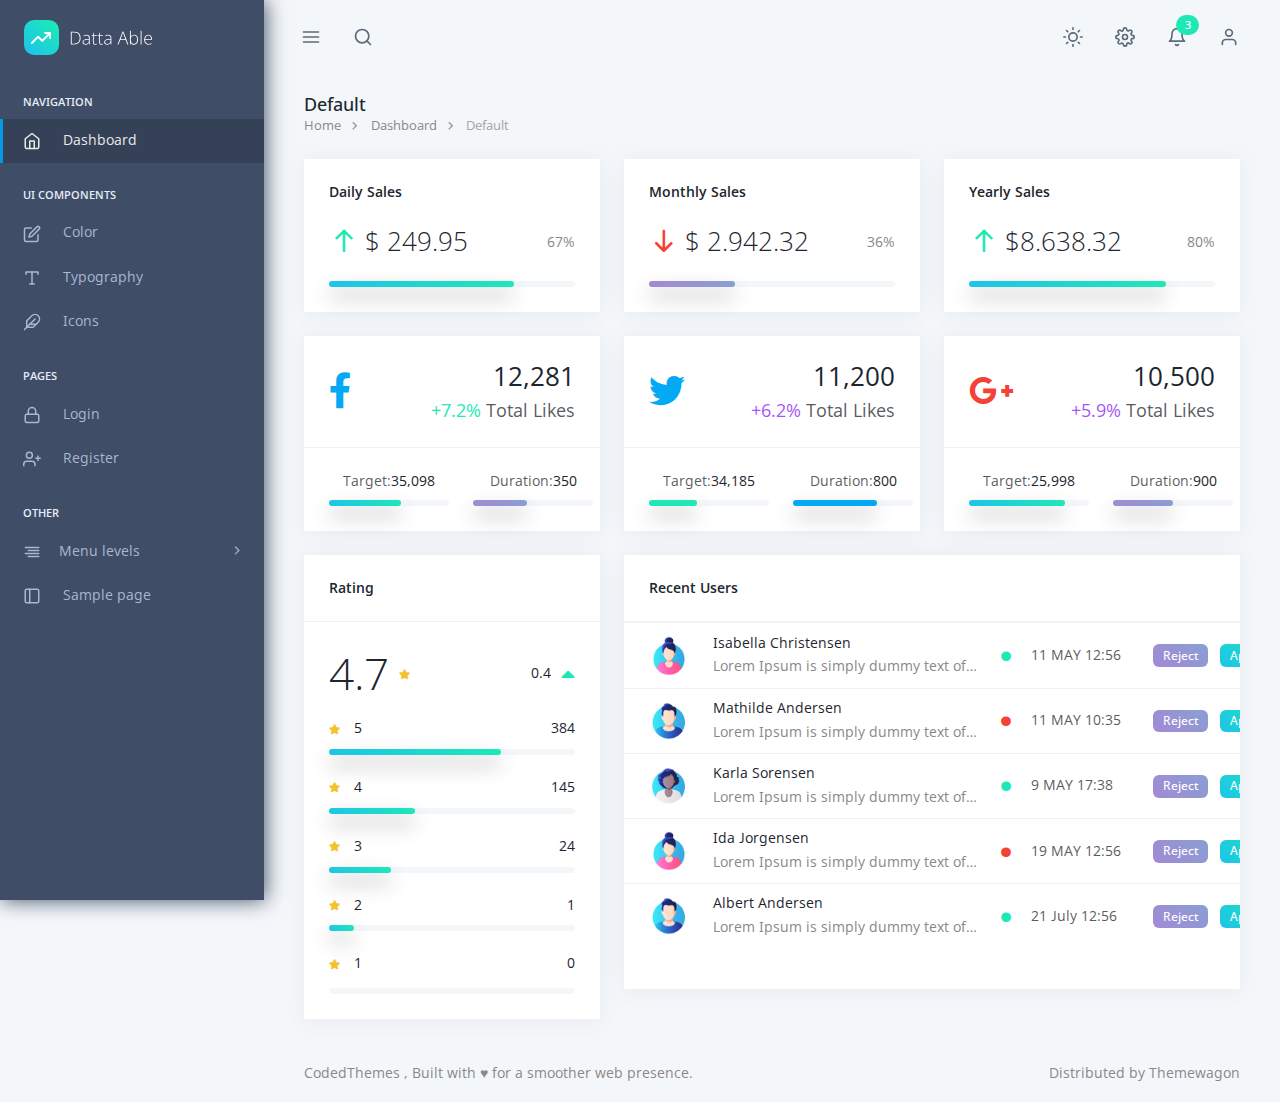
<file: proyecto50/static/plantilla/DattaAble-1.0.0/dist/dashboard/index.html>
<!doctype html>
<html lang="en" data-pc-preset="preset-1" data-pc-sidebar-caption="true" data-pc-direction="ltr" dir="ltr" data-pc-theme="light">
  <!-- [Head] start -->

  <head>
    <title>Home | Datta Able Dashboard Template</title>
    <!-- [Meta] -->
    <meta charset="utf-8" />
    <meta name="viewport" content="width=device-width, initial-scale=1.0, user-scalable=0, minimal-ui" />
    <meta http-equiv="X-UA-Compatible" content="IE=edge" />
    <meta
      name="description"
      content="Datta Able is trending dashboard template made using Bootstrap 5 design framework. Datta Able is available in Bootstrap, React, CodeIgniter, Angular,  and .net Technologies."
    />
    <meta
      name="keywords"
      content="Bootstrap admin template, Dashboard UI Kit, Dashboard Template, Backend Panel, react dashboard, angular dashboard"
    />
    <meta name="author" content="CodedThemes" />

    <!-- [Favicon] icon -->
    <link rel="icon" href="../assets/images/favicon.svg" type="image/x-icon" />

     <!-- [Font] Family -->
     <link href="https://fonts.googleapis.com/css2?family=Open+Sans:wght@300;400;500;600&display=swap" rel="stylesheet" />
    <!-- [phosphor Icons] https://phosphoricons.com/ -->
    <link rel="stylesheet" href="../assets/fonts/phosphor/duotone/style.css" />
    <!-- [Tabler Icons] https://tablericons.com -->
    <link rel="stylesheet" href="../assets/fonts/tabler-icons.min.css" />
    <!-- [Feather Icons] https://feathericons.com -->
    <link rel="stylesheet" href="../assets/fonts/feather.css" />
    <!-- [Font Awesome Icons] https://fontawesome.com/icons -->
    <link rel="stylesheet" href="../assets/fonts/fontawesome.css" />
    <!-- [Material Icons] https://fonts.google.com/icons -->
    <link rel="stylesheet" href="../assets/fonts/material.css" />
    <!-- [Template CSS Files] -->
    <link rel="stylesheet" href="../assets/css/style.css" id="main-style-link" />

  </head>
  <!-- [Head] end -->
  <!-- [Body] Start -->

  <body>
    <!-- [ Pre-loader ] start -->
<div class="loader-bg fixed inset-0 bg-white dark:bg-themedark-cardbg z-[1034]">
  <div class="loader-track h-[5px] w-full inline-block absolute overflow-hidden top-0">
    <div class="loader-fill w-[300px] h-[5px] bg-primary-500 absolute top-0 left-0 animate-[hitZak_0.6s_ease-in-out_infinite_alternate]"></div>
  </div>
</div>
<!-- [ Pre-loader ] End -->
 <!-- [ Sidebar Menu ] start -->
<nav class="pc-sidebar">
  <div class="navbar-wrapper">
    <div class="m-header flex items-center py-4 px-6 h-header-height">
      <a href="../dashboard/index.html" class="b-brand flex items-center gap-3">
        <!-- ========   Change your logo from here   ============ -->
        <img src="../assets/images/logo-white.svg" class="img-fluid logo logo-lg" alt="logo" />
        <img src="../assets/images/favicon.svg" class="img-fluid logo logo-sm" alt="logo" />
      </a>
    </div>
    <div class="navbar-content h-[calc(100vh_-_74px)] py-2.5">
      <ul class="pc-navbar">
        <li class="pc-item pc-caption">
          <label>Navigation</label>
        </li>
        <li class="pc-item">
        <li class="pc-item">
          <a href="../dashboard/index.html" class="pc-link">
            <span class="pc-micon">
              <i data-feather="home"></i>
            </span>
            <span class="pc-mtext">Dashboard</span>
          </a>
        </li>
        <li class="pc-item pc-caption">
          <label>UI Components</label>
          <i data-feather="feather"></i>
        </li>
        <li class="pc-item pc-hasmenu">
          <a href="../elements/bc_color.html" class="pc-link">
            <span class="pc-micon"> <i data-feather="edit"></i></span>
            <span class="pc-mtext">Color</span>
          </a>
        </li>
        <li class="pc-item pc-hasmenu">
          <a href="../elements/bc_typography.html" class="pc-link">
            <span class="pc-micon"> <i data-feather="type"></i></span>
            <span class="pc-mtext">Typography</span>
          </a>
        </li>
        <li class="pc-item pc-hasmenu">
          <a href="../elements/icon-feather.html" class="pc-link">
            <span class="pc-micon"> <i data-feather="feather"></i></span>
            <span class="pc-mtext">Icons</span>
          </a>
        </li>

        <li class="pc-item pc-caption">
          <label>Pages</label>
          <i data-feather="monitor"></i>
        </li>
        <li class="pc-item pc-hasmenu">
          <a href="../pages/login-v1.html" class="pc-link" target="_blank">
            <span class="pc-micon"> <i data-feather="lock"></i></span>
            <span class="pc-mtext">Login</span>
          </a>
        </li>
        <li class="pc-item pc-hasmenu">
          <a href="../pages/register-v1.html" class="pc-link" target="_blank">
            <span class="pc-micon"> <i data-feather="user-plus"></i></span>
            <span class="pc-mtext">Register</span>
          </a>
        </li>
        <li class="pc-item pc-caption">
          <label>Other</label>
          <i data-feather="sidebar"></i>
        </li>
        <li class="pc-item pc-hasmenu">
          <a href="#!" class="pc-link"><span class="pc-micon"> <i data-feather="align-right"></i> </span><span
              class="pc-mtext">Menu levels</span><span class="pc-arrow"><i class="ti ti-chevron-right"></i></span></a>
          <ul class="pc-submenu">
            <li class="pc-item"><a class="pc-link" href="#!">Level 2.1</a></li>
            <li class="pc-item pc-hasmenu">
              <a href="#!" class="pc-link">Level 2.2<span class="pc-arrow"><i class="ti ti-chevron-right"></i></span></a>
              <ul class="pc-submenu">
                <li class="pc-item"><a class="pc-link" href="#!">Level 3.1</a></li>
                <li class="pc-item"><a class="pc-link" href="#!">Level 3.2</a></li>
                <li class="pc-item pc-hasmenu">
                  <a href="#!" class="pc-link">Level 3.3<span class="pc-arrow"><i class="ti ti-chevron-right"></i></span></a>
                  <ul class="pc-submenu">
                    <li class="pc-item"><a class="pc-link" href="#!">Level 4.1</a></li>
                    <li class="pc-item"><a class="pc-link" href="#!">Level 4.2</a></li>
                  </ul>
                </li>
              </ul>
            </li>
            <li class="pc-item pc-hasmenu">
              <a href="#!" class="pc-link">Level 2.3<span class="pc-arrow"><i class="ti ti-chevron-right"></i></span></a>
              <ul class="pc-submenu">
                <li class="pc-item"><a class="pc-link" href="#!">Level 3.1</a></li>
                <li class="pc-item"><a class="pc-link" href="#!">Level 3.2</a></li>
                <li class="pc-item pc-hasmenu">
                  <a href="#!" class="pc-link">Level 3.3<span class="pc-arrow"><i class="ti ti-chevron-right"></i></span></a>
                  <ul class="pc-submenu">
                    <li class="pc-item"><a class="pc-link" href="#!">Level 4.1</a></li>
                    <li class="pc-item"><a class="pc-link" href="#!">Level 4.2</a></li>
                  </ul>
                </li>
              </ul>
            </li>
          </ul>
        </li>
        <li class="pc-item">
          <a href="../other/sample-page.html" class="pc-link">
            <span class="pc-micon">
              <i data-feather="sidebar"></i>
            </span>
            <span class="pc-mtext">Sample page</span>
          </a>
        </li>
      </ul>
    </div>
  </div>
</nav>
<!-- [ Sidebar Menu ] end -->
 <!-- [ Header Topbar ] start -->
<header class="pc-header">
  <div class="header-wrapper flex max-sm:px-[15px] px-[25px] grow"><!-- [Mobile Media Block] start -->
<div class="me-auto pc-mob-drp">
  <ul class="inline-flex *:min-h-header-height *:inline-flex *:items-center">
    <!-- ======= Menu collapse Icon ===== -->
    <li class="pc-h-item pc-sidebar-collapse max-lg:hidden lg:inline-flex">
      <a href="#" class="pc-head-link ltr:!ml-0 rtl:!mr-0" id="sidebar-hide">
        <i data-feather="menu"></i>
      </a>
    </li>
    <li class="pc-h-item pc-sidebar-popup lg:hidden">
      <a href="#" class="pc-head-link ltr:!ml-0 rtl:!mr-0" id="mobile-collapse">
        <i data-feather="menu"></i>
      </a>
    </li>
    <li class="dropdown pc-h-item">
      <a class="pc-head-link dropdown-toggle me-0" data-pc-toggle="dropdown" href="#" role="button"
        aria-haspopup="false" aria-expanded="false">
        <i data-feather="search"></i>
      </a>
      <div class="dropdown-menu pc-h-dropdown drp-search">
        <form class="px-2 py-1">
          <input type="search" class="form-control !border-0 !shadow-none" placeholder="Search here. . ." />
        </form>
      </div>
    </li>
  </ul>
</div>
<!-- [Mobile Media Block end] -->
<div class="ms-auto">
  <ul class="inline-flex *:min-h-header-height *:inline-flex *:items-center">
    <li class="dropdown pc-h-item">
      <a class="pc-head-link dropdown-toggle me-0" data-pc-toggle="dropdown" href="#" role="button"
        aria-haspopup="false" aria-expanded="false">
        <i data-feather="sun"></i>
      </a>
      <div class="dropdown-menu dropdown-menu-end pc-h-dropdown">
        <a href="#!" class="dropdown-item" onclick="layout_change('dark')">
          <i data-feather="moon"></i>
          <span>Dark</span>
        </a>
        <a href="#!" class="dropdown-item" onclick="layout_change('light')">
          <i data-feather="sun"></i>
          <span>Light</span>
        </a>
        <a href="#!" class="dropdown-item" onclick="layout_change_default()">
          <i data-feather="settings"></i>
          <span>Default</span>
        </a>
      </div>
    </li>
    <li class="dropdown pc-h-item">
      <a class="pc-head-link dropdown-toggle me-0" data-pc-toggle="dropdown" href="#" role="button"
        aria-haspopup="false" aria-expanded="false">
        <i data-feather="settings"></i>
      </a>
      <div class="dropdown-menu dropdown-menu-end pc-h-dropdown">
        <a href="#!" class="dropdown-item">
          <i class="ti ti-user"></i>
          <span>My Account</span>
        </a>
        <a href="#!" class="dropdown-item">
          <i class="ti ti-settings"></i>
          <span>Settings</span>
        </a>
        <a href="#!" class="dropdown-item">
          <i class="ti ti-headset"></i>
          <span>Support</span>
        </a>
        <a href="#!" class="dropdown-item">
          <i class="ti ti-lock"></i>
          <span>Lock Screen</span>
        </a>
        <a href="#!" class="dropdown-item">
          <i class="ti ti-power"></i>
          <span>Logout</span>
        </a>
      </div>
    </li>
    <li class="dropdown pc-h-item">
      <a class="pc-head-link dropdown-toggle me-0" data-pc-toggle="dropdown" href="#" role="button"
        aria-haspopup="false" aria-expanded="false">
        <i data-feather="bell"></i>
        <span class="badge bg-success-500 text-white rounded-full z-10 absolute right-0 top-0">3</span>
      </a>
      <div class="dropdown-menu dropdown-notification dropdown-menu-end pc-h-dropdown p-2">
        <div class="dropdown-header flex items-center justify-between py-4 px-5">
          <h5 class="m-0">Notifications</h5>
          <a href="#!" class="btn btn-link btn-sm">Mark all read</a>
        </div>
        <div class="dropdown-body header-notification-scroll relative py-4 px-5"
          style="max-height: calc(100vh - 215px)">
          <p class="text-span mb-3">Today</p>
          <div class="card mb-2">
            <div class="card-body">
              <div class="flex gap-4">
                <div class="shrink-0">
                  <img class="img-radius w-12 h-12 rounded-0" src="../assets/images/user/avatar-1.jpg" alt="Generic placeholder image" />
                </div>
                <div class="grow">
                  <span class="float-end text-sm text-muted">2 min ago</span>
                  <h5 class="text-body mb-2">UI/UX Design</h5>
                  <p class="mb-0">
                    Lorem Ipsum has been the industry's standard dummy text ever since the 1500s, when an unknown
                    printer took a galley of
                    type and scrambled it to make a type
                  </p>
                </div>
              </div>
            </div>
          </div>
          <div class="card mb-2">
            <div class="card-body">
              <div class="flex gap-4">
                <div class="shrink-0">
                  <img class="img-radius w-12 h-12 rounded-0" src="../assets/images/user/avatar-2.jpg" alt="Generic placeholder image" />
                </div>
                <div class="grow">
                  <span class="float-end text-sm text-muted">1 hour ago</span>
                  <h5 class="text-body mb-2">Message</h5>
                  <p class="mb-0">Lorem Ipsum has been the industry's standard dummy text ever since the 1500.</p>
                </div>
              </div>
            </div>
          </div>
          <p class="text-span mb-3 mt-4">Yesterday</p>
          <div class="card mb-2">
            <div class="card-body">
              <div class="flex gap-4">
                <div class="shrink-0">
                  <img class="img-radius w-12 h-12 rounded-0" src="../assets/images/user/avatar-3.jpg" alt="Generic placeholder image" />
                </div>
                <div class="grow ms-3">
                  <span class="float-end text-sm text-muted">2 hour ago</span>
                  <h5 class="text-body mb-2">Forms</h5>
                  <p class="mb-0">
                    Lorem Ipsum has been the industry's standard dummy text ever since the 1500s, when an unknown
                    printer took a galley of
                    type and scrambled it to make a type
                  </p>
                </div>
              </div>
            </div>
          </div>
          <div class="card mb-2">
            <div class="card-body">
              <div class="flex gap-4">
                <div class="shrink-0">
                  <img class="img-radius w-12 h-12 rounded-0" src="../assets/images/user/avatar-4.jpg" alt="Generic placeholder image" />
                </div>
                <div class="grow ms-3">
                  <span class="float-end text-sm text-muted">12 hour ago</span>
                  <h5 class="text-body mb-2">Challenge invitation</h5>
                  <p class="mb-2">
                    <strong>Jonny aber</strong>
                    invites to join the challenge
                  </p>
                  <button class="btn btn-sm btn-outline-secondary me-2">Decline</button>
                  <button class="btn btn-sm btn-primary">Accept</button>
                </div>
              </div>
            </div>
          </div>
          <div class="card mb-2">
            <div class="card-body">
              <div class="flex gap-4">
                <div class="shrink-0">
                  <img class="img-radius w-12 h-12 rounded-0" src="../assets/images/user/avatar-5.jpg" alt="Generic placeholder image" />
                </div>
                <div class="grow ms-3">
                  <span class="float-end text-sm text-muted">5 hour ago</span>
                  <h5 class="text-body mb-2">Security</h5>
                  <p class="mb-0">
                    Lorem Ipsum has been the industry's standard dummy text ever since the 1500s, when an unknown
                    printer took a galley of
                    type and scrambled it to make a type
                  </p>
                </div>
              </div>
            </div>
          </div>
        </div>
        <div class="text-center py-2">
          <a href="#!" class="text-danger-500 hover:text-danger-600 focus:text-danger-600 active:text-danger-600">
            Clear all Notifications
          </a>
        </div>
      </div>
    </li>
    <li class="dropdown pc-h-item header-user-profile">
      <a class="pc-head-link dropdown-toggle arrow-none me-0" data-pc-toggle="dropdown" href="#" role="button"
        aria-haspopup="false" data-pc-auto-close="outside" aria-expanded="false">
        <i data-feather="user"></i>
      </a>
      <div class="dropdown-menu dropdown-user-profile dropdown-menu-end pc-h-dropdown p-2 overflow-hidden">
        <div class="dropdown-header flex items-center justify-between py-4 px-5 bg-primary-500">
          <div class="flex mb-1 items-center">
            <div class="shrink-0">
              <img src="../assets/images/user/avatar-2.jpg" alt="user-image" class="w-10 rounded-full" />
            </div>
            <div class="grow ms-3">
              <h6 class="mb-1 text-white">Carson Darrin 🖖</h6>
              <span class="text-white">carson.darrin@company.io</span>
            </div>
          </div>
        </div>
        <div class="dropdown-body py-4 px-5">
          <div class="profile-notification-scroll position-relative" style="max-height: calc(100vh - 225px)">
            <a href="#" class="dropdown-item">
              <span>
                <svg class="pc-icon text-muted me-2 inline-block">
                  <use xlink:href="#custom-setting-outline"></use>
                </svg>
                <span>Settings</span>
              </span>
            </a>
            <a href="#" class="dropdown-item">
              <span>
                <svg class="pc-icon text-muted me-2 inline-block">
                  <use xlink:href="#custom-share-bold"></use>
                </svg>
                <span>Share</span>
              </span>
            </a>
            <a href="#" class="dropdown-item">
              <span>
                <svg class="pc-icon text-muted me-2 inline-block">
                  <use xlink:href="#custom-lock-outline"></use>
                </svg>
                <span>Change Password</span>
              </span>
            </a>
            <div class="grid my-3">
              <button class="btn btn-primary flex items-center justify-center">
                <svg class="pc-icon me-2 w-[22px] h-[22px]">
                  <use xlink:href="#custom-logout-1-outline"></use>
                </svg>
                Logout
              </button>
            </div>
          </div>
        </div>
      </div>
    </li>
  </ul>
</div></div>
</header>
<!-- [ Header ] end -->



    <!-- [ Main Content ] start -->
    <div class="pc-container">
      <div class="pc-content">
        <!-- [ breadcrumb ] start -->
        <div class="page-header">
          <div class="page-block">
            <div class="page-header-title">
              <h5 class="mb-0 font-medium">Default</h5>
            </div>
            <ul class="breadcrumb">
              <li class="breadcrumb-item"><a href="../dashboard/index.html">Home</a></li>
              <li class="breadcrumb-item"><a href="javascript: void(0)">Dashboard</a></li>
              <li class="breadcrumb-item" aria-current="page">Default</li>
            </ul>
          </div>
        </div>
        <!-- [ breadcrumb ] end -->

        <!-- [ Main Content ] start -->
        <div class="grid grid-cols-12 gap-x-6">
          <div class="col-span-12 xl:col-span-4 md:col-span-6">
            <div class="card">
              <div class="card-header !pb-0 !border-b-0">
                <h5>Daily Sales</h5>
              </div>
              <div class="card-body">
                <div class="flex items-center justify-between gap-3 flex-wrap">
                  <h3 class="font-light flex items-center mb-0">
                    <i class="feather icon-arrow-up text-success-500 text-[30px] mr-1.5"></i>
                    $ 249.95
                  </h3>
                  <p class="mb-0">67%</p>
                </div>
                <div class="w-full bg-theme-bodybg rounded-lg h-1.5 mt-6 dark:bg-themedark-bodybg">
                  <div class="bg-theme-bg-1 h-full rounded-lg shadow-[0_10px_20px_0_rgba(0,0,0,0.3)]" role="progressbar"
                    style="width: 75%"></div>
                </div>
              </div>
            </div>
          </div>
          <div class="col-span-12 xl:col-span-4 md:col-span-6">
            <div class="card">
              <div class="card-header !pb-0 !border-b-0">
                <h5>Monthly Sales</h5>
              </div>
              <div class="card-body">
                <div class="flex items-center justify-between gap-3 flex-wrap">
                  <h3 class="font-light flex items-center mb-0">
                    <i class="feather icon-arrow-down text-danger-500 text-[30px] mr-1.5"></i>
                    $ 2.942.32
                  </h3>
                  <p class="mb-0">36%</p>
                </div>
                <div class="w-full bg-theme-bodybg rounded-lg h-1.5 mt-6 dark:bg-themedark-bodybg">
                  <div class="bg-theme-bg-2 h-full rounded-lg shadow-[0_10px_20px_0_rgba(0,0,0,0.3)]" role="progressbar"
                    style="width: 35%"></div>
                </div>
              </div>
            </div>
          </div>
          <div class="col-span-12 xl:col-span-4">
            <div class="card">
              <div class="card-header !pb-0 !border-b-0">
                <h5>Yearly Sales</h5>
              </div>
              <div class="card-body">
                <div class="flex items-center justify-between gap-3 flex-wrap">
                  <h3 class="font-light flex items-center mb-0">
                    <i class="feather icon-arrow-up text-success-500 text-[30px] mr-1.5"></i>
                    $8.638.32
                  </h3>
                  <p class="mb-0">80%</p>
                </div>
                <div class="w-full bg-theme-bodybg rounded-lg h-1.5 mt-6 dark:bg-themedark-bodybg">
                  <div class="bg-theme-bg-1 h-full rounded-lg shadow-[0_10px_20px_0_rgba(0,0,0,0.3)]" role="progressbar"
                    style="width: 80%"></div>
                </div>
              </div>
            </div>
          </div>
          <div class="col-span-12 xl:col-span-4">
            <div class="card card-social">
              <div class="card-body border-b border-theme-border dark:border-themedark-border">
                <div class="flex items-center justify-center">
                  <div class="shrink-0">
                    <i class="fab fa-facebook-f text-primary-500 text-[36px]"></i>
                  </div>
                  <div class="grow ltr:text-right rtl:text-left">
                    <h3 class="mb-2">12,281</h3>
                    <h5 class="text-success-500 mb-0">+7.2% <span class="text-muted">Total Likes</span></h5>
                  </div>
                </div>
              </div>
              <div class="card-body">
                <div class="grid grid-cols-12 gap-x-6">
                  <div class="col-span-6">
                    <h6 class="text-center mb-2.5"><span class="text-muted m-r-5">Target:</span>35,098</h6>
                    <div class="w-full bg-theme-bodybg rounded-lg h-1.5 dark:bg-themedark-bodybg">
                      <div class="bg-theme-bg-1 h-full rounded-lg shadow-[0_10px_20px_0_rgba(0,0,0,0.3)]" role="progressbar" style="width: 60%"></div>
                    </div>
                  </div>
                  <div class="col-span-6">
                    <h6 class="text-center mb-2.5"><span class="text-muted m-r-5">Duration:</span>350</h6>
                    <div class="w-full bg-theme-bodybg rounded-lg h-1.5 dark:bg-themedark-bodybg">
                      <div class="bg-theme-bg-2 h-full rounded-lg shadow-[0_10px_20px_0_rgba(0,0,0,0.3)]" role="progressbar" style="width: 45%"></div>
                    </div>
                  </div>
                </div>
              </div>
            </div>
          </div>
          <div class="col-span-12 xl:col-span-4 md:col-span-6">
            <div class="card card-social">
              <div class="card-body border-b border-theme-border dark:border-themedark-border">
                <div class="flex items-center justify-center">
                  <div class="shrink-0">
                    <i class="fab fa-twitter text-primary-500 text-[36px]"></i>
                  </div>
                  <div class="grow ltr:text-right rtl:text-left">
                    <h3 class="mb-2">11,200</h3>
                    <h5 class="text-purple-500 mb-0">+6.2% <span class="text-muted">Total Likes</span></h5>
                  </div>
                </div>
              </div>
              <div class="card-body">
                <div class="grid grid-cols-12 gap-x-6">
                  <div class="col-span-6">
                    <h6 class="text-center mb-2.5"><span class="text-muted m-r-5">Target:</span>34,185</h6>
                    <div class="w-full bg-theme-bodybg rounded-lg h-1.5 dark:bg-themedark-bodybg">
                      <div class="bg-success-500 h-full rounded-lg shadow-[0_10px_20px_0_rgba(0,0,0,0.3)]" role="progressbar" style="width: 40%"></div>
                    </div>
                  </div>
                  <div class="col-span-6">
                    <h6 class="text-center mb-2.5"><span class="text-muted m-r-5">Duration:</span>800</h6>
                    <div class="w-full bg-theme-bodybg rounded-lg h-1.5 dark:bg-themedark-bodybg">
                      <div class="bg-primary-500 h-full rounded-lg shadow-[0_10px_20px_0_rgba(0,0,0,0.3)]" role="progressbar" style="width: 70%"></div>
                    </div>
                  </div>
                </div>
              </div>
            </div>
          </div>
          <div class="col-span-12 xl:col-span-4 md:col-span-6">
            <div class="card card-social">
              <div class="card-body border-b border-theme-border dark:border-themedark-border">
                <div class="flex items-center justify-center">
                  <div class="shrink-0">
                    <i class="fab fa-google-plus-g text-danger-500 text-[36px]"></i>
                  </div>
                  <div class="grow ltr:text-right rtl:text-left">
                    <h3 class="mb-2">10,500</h3>
                    <h5 class="text-purple-500 mb-0">+5.9% <span class="text-muted">Total Likes</span></h5>
                  </div>
                </div>
              </div>
              <div class="card-body">
                <div class="grid grid-cols-12 gap-x-6">
                  <div class="col-span-6">
                    <h6 class="text-center mb-2.5"><span class="text-muted m-r-5">Target:</span>25,998</h6>
                    <div class="w-full bg-theme-bodybg rounded-lg h-1.5 dark:bg-themedark-bodybg">
                      <div class="bg-theme-bg-1 h-full rounded-lg shadow-[0_10px_20px_0_rgba(0,0,0,0.3)]" role="progressbar" style="width: 80%"></div>
                    </div>
                  </div>
                  <div class="col-span-6">
                    <h6 class="text-center mb-2.5"><span class="text-muted m-r-5">Duration:</span>900</h6>
                    <div class="w-full bg-theme-bodybg rounded-lg h-1.5 dark:bg-themedark-bodybg">
                      <div class="bg-theme-bg-2 h-full rounded-lg shadow-[0_10px_20px_0_rgba(0,0,0,0.3)]" role="progressbar" style="width: 50%"></div>
                    </div>
                  </div>
                </div>
              </div>
            </div>
          </div>
          <div class="col-span-12 xl:col-span-4 md:col-span-6">
            <div class="card user-list">
              <div class="card-header">
                <h5>Rating</h5>
              </div>
              <div class="card-body">
                <div class="flex items-center justify-between gap-1 mb-5">
                  <h2 class="font-light flex items-center m-0">
                    4.7
                    <i class="fas fa-star text-[10px] ml-2.5 text-warning-500"></i>
                  </h2>
                  <h6 class="flex items-center m-0">
                    0.4
                    <i class="fas fa-caret-up text-success text-[22px] ml-2.5"></i>
                  </h6>
                </div>

                <div class="flex items-center justify-between gap-2 mb-2">
                  <h6 class="flex items-center gap-1">
                    <i class="fas fa-star text-[10px] mr-2.5 text-warning-500"></i>
                    5
                  </h6>
                  <h6>384</h6>
                </div>
                <div class="w-full bg-theme-bodybg rounded-lg h-1.5 mb-6 mt-3 dark:bg-themedark-bodybg">
                  <div
                    class="bg-theme-bg-1 h-full rounded-lg shadow-[0_10px_20px_0_rgba(0,0,0,0.3)]"
                    role="progressbar"
                    style="width: 70%"
                  ></div>
                </div>

                <div class="flex items-center justify-between gap-2 mb-2">
                  <h6 class="flex items-center gap-1">
                    <i class="fas fa-star text-[10px] mr-2.5 text-warning-500"></i>
                    4
                  </h6>
                  <h6>145</h6>
                </div>
                <div class="w-full bg-theme-bodybg rounded-lg h-1.5 mb-6 mt-3 dark:bg-themedark-bodybg">
                  <div
                    class="bg-theme-bg-1 h-full rounded-lg shadow-[0_10px_20px_0_rgba(0,0,0,0.3)]"
                    role="progressbar"
                    style="width: 35%"
                  ></div>
                </div>

                <div class="flex items-center justify-between gap-2 mb-2">
                  <h6 class="flex items-center gap-1">
                    <i class="fas fa-star text-[10px] mr-2.5 text-warning-500"></i>
                    3
                  </h6>
                  <h6>24</h6>
                </div>
                <div class="w-full bg-theme-bodybg rounded-lg h-1.5 mb-6 mt-3 dark:bg-themedark-bodybg">
                  <div
                    class="bg-theme-bg-1 h-full rounded-lg shadow-[0_10px_20px_0_rgba(0,0,0,0.3)]"
                    role="progressbar"
                    style="width: 25%"
                  ></div>
                </div>

                <div class="flex items-center justify-between gap-2 mb-2">
                  <h6 class="flex items-center gap-1">
                    <i class="fas fa-star text-[10px] mr-2.5 text-warning-500"></i>
                    2
                  </h6>
                  <h6>1</h6>
                </div>
                <div class="w-full bg-theme-bodybg rounded-lg h-1.5 mb-6 mt-3 dark:bg-themedark-bodybg">
                  <div
                    class="bg-theme-bg-1 h-full rounded-lg shadow-[0_10px_20px_0_rgba(0,0,0,0.3)]"
                    role="progressbar"
                    style="width: 10%"
                  ></div>
                </div>

                <div class="flex items-center justify-between gap-2 mb-2">
                  <h6 class="flex items-center gap-1">
                    <i class="fas fa-star text-[10px] mr-2.5 text-warning-500"></i>
                    1
                  </h6>
                  <h6>0</h6>
                </div>
                <div class="w-full bg-theme-bodybg rounded-lg h-1.5 mt-4 dark:bg-themedark-bodybg">
                  <div
                    class="bg-theme-bg-1 h-full rounded-lg shadow-[0_10px_20px_0_rgba(0,0,0,0.3)]"
                    role="progressbar"
                    style="width: 0%"
                  ></div>
                </div>
              </div>
            </div>
          </div>
          <div class="col-span-12 xl:col-span-8 md:col-span-6">
            <div class="card table-card">
              <div class="card-header">
                <h5>Recent Users</h5>
              </div>
              <div class="card-body">
                <div class="table-responsive">
                  <table class="table table-hover">
                    <tbody>
                      <tr class="unread">
                        <td>
                          <img class="rounded-full max-w-10" style="width: 40px" src="../assets/images/user/avatar-1.jpg" alt="activity-user" />
                        </td>
                        <td>
                          <h6 class="mb-1">Isabella Christensen</h6>
                          <p class="m-0">Lorem Ipsum is simply dummy text of…</p>
                        </td>
                        <td>
                          <h6 class="text-muted">
                            <i class="fas fa-circle text-success text-[10px] ltr:mr-4 rtl:ml-4"></i>
                            11 MAY 12:56
                          </h6>
                        </td>
                        <td>
                          <a href="#!" class="badge bg-theme-bg-2 text-white text-[12px] mx-2">Reject</a>
                          <a href="#!" class="badge bg-theme-bg-1 text-white text-[12px]">Approve</a>
                        </td>
                      </tr>
                      <tr class="unread">
                        <td>
                          <img class="rounded-full max-w-10" style="width: 40px" src="../assets/images/user/avatar-2.jpg" alt="activity-user" />
                        </td>
                        <td>
                          <h6 class="mb-1">Mathilde Andersen</h6>
                          <p class="m-0">Lorem Ipsum is simply dummy text of…</p>
                        </td>
                        <td>
                          <h6 class="text-muted">
                            <i class="fas fa-circle text-danger text-[10px] ltr:mr-4 rtl:ml-4"></i>
                            11 MAY 10:35
                          </h6>
                        </td>
                        <td>
                          <a href="#!" class="badge bg-theme-bg-2 text-white text-[12px] mx-2">Reject</a>
                          <a href="#!" class="badge bg-theme-bg-1 text-white text-[12px]">Approve</a>
                        </td>
                      </tr>
                      <tr class="unread">
                        <td>
                          <img class="rounded-full max-w-10" style="width: 40px" src="../assets/images/user/avatar-3.jpg" alt="activity-user" />
                        </td>
                        <td>
                          <h6 class="mb-1">Karla Sorensen</h6>
                          <p class="m-0">Lorem Ipsum is simply dummy text of…</p>
                        </td>
                        <td>
                          <h6 class="text-muted">
                            <i class="fas fa-circle text-success text-[10px] ltr:mr-4 rtl:ml-4"></i>
                            9 MAY 17:38
                          </h6>
                        </td>
                        <td>
                          <a href="#!" class="badge bg-theme-bg-2 text-white text-[12px] mx-2">Reject</a>
                          <a href="#!" class="badge bg-theme-bg-1 text-white text-[12px]">Approve</a>
                        </td>
                      </tr>
                      <tr class="unread">
                        <td>
                          <img class="rounded-full max-w-10" style="width: 40px" src="../assets/images/user/avatar-1.jpg" alt="activity-user" />
                        </td>
                        <td>
                          <h6 class="mb-1">Ida Jorgensen</h6>
                          <p class="m-0">Lorem Ipsum is simply dummy text of…</p>
                        </td>
                        <td>
                          <h6 class="text-muted f-w-300">
                            <i class="fas fa-circle text-danger text-[10px] ltr:mr-4 rtl:ml-4"></i>
                            19 MAY 12:56
                          </h6>
                        </td>
                        <td>
                          <a href="#!" class="badge bg-theme-bg-2 text-white text-[12px] mx-2">Reject</a>
                          <a href="#!" class="badge bg-theme-bg-1 text-white text-[12px]">Approve</a>
                        </td>
                      </tr>
                      <tr class="unread">
                        <td>
                          <img class="rounded-full max-w-10" style="width: 40px" src="../assets/images/user/avatar-2.jpg" alt="activity-user" />
                        </td>
                        <td>
                          <h6 class="mb-1">Albert Andersen</h6>
                          <p class="m-0">Lorem Ipsum is simply dummy text of…</p>
                        </td>
                        <td>
                          <h6 class="text-muted">
                            <i class="fas fa-circle text-success text-[10px] ltr:mr-4 rtl:ml-4"></i>
                            21 July 12:56
                          </h6>
                        </td>
                        <td>
                          <a href="#!" class="badge bg-theme-bg-2 text-white text-[12px] mx-2">Reject</a>
                          <a href="#!" class="badge bg-theme-bg-1 text-white text-[12px]">Approve</a>
                        </td>
                      </tr>
                    </tbody>
                  </table>
                </div>
              </div>
            </div>
          </div>
        </div>
        <!-- [ Main Content ] end -->
      </div>
    </div>
    <!-- [ Main Content ] end -->
    <footer class="pc-footer">
      <div class="footer-wrapper container-fluid mx-10">
        <div class="grid grid-cols-12 gap-1.5">
          <div class="col-span-12 sm:col-span-6 my-1">
            <p class="m-0"></p>
              <a href="https://codedthemes.com/" class="text-theme-bodycolor dark:text-themedark-bodycolor hover:text-primary-500 dark:hover:text-primary-500" target="_blank">CodedThemes</a>
              , Built with ♥ for a smoother web presence.
            </p>
          </div>
          <div class="col-span-12 sm:col-span-6 my-1 justify-self-end">
                   <p class="inline-block max-sm:mr-3 sm:ml-2">Distributed by <a href="https://themewagon.com" target="_blank">Themewagon</a></p>
          </div>
        </div>
      </div>
    </footer>
 
    <!-- Required Js -->
    <script src="../assets/js/plugins/simplebar.min.js"></script>
    <script src="../assets/js/plugins/popper.min.js"></script>
    <script src="../assets/js/icon/custom-icon.js"></script>
    <script src="../assets/js/plugins/feather.min.js"></script>
    <script src="../assets/js/component.js"></script>
    <script src="../assets/js/theme.js"></script>
    <script src="../assets/js/script.js"></script>

    <div class="floting-button fixed bottom-[50px] right-[30px] z-[1030]">
    </div>

    
    <script>
      layout_change('false');
    </script>
     
    
    <script>
      layout_theme_sidebar_change('dark');
    </script>
    
     
    <script>
      change_box_container('false');
    </script>
     
    <script>
      layout_caption_change('true');
    </script>
     
    <script>
      layout_rtl_change('false');
    </script>
     
    <script>
      preset_change('preset-1');
    </script>
     
    <script>
      main_layout_change('vertical');
    </script>
    

  </body>
  <!-- [Body] end -->
</html>
</file>
<file: proyecto50/static/plantilla/DattaAble-1.0.0/dist/assets/fonts/phosphor/duotone/style.css>
@font-face {
  font-family: 'Phosphor-Duotone';
  src:
    url('./Phosphor-Duotone.woff') format('woff'),
    url('./Phosphor-Duotone.ttf') format('truetype'),
    url('./Phosphor-Duotone.svg#Phosphor-Duotone') format('svg');
  font-weight: normal;
  font-style: normal;
  font-display: block;
}

.ph-duotone {
  /* use !important to prevent issues with browser extensions that change fonts */
  font-family: 'Phosphor-Duotone' !important;
  speak: never;
  font-style: normal;
  font-weight: normal;
  font-variant: normal;
  text-transform: none;
  line-height: 1;

  /* Better Font Rendering =========== */
  -webkit-font-smoothing: antialiased;
  -moz-osx-font-smoothing: grayscale;
}

.ph-duotone.ph-address-book:before {
  content: '\e900';
  opacity: 0.2;
}
.ph-duotone.ph-address-book:after {
  content: '\e901';
  margin-left: -1em;
}
.ph-duotone.ph-airplane:before {
  content: '\e902';
  opacity: 0.2;
}
.ph-duotone.ph-airplane:after {
  content: '\e903';
  margin-left: -1em;
}
.ph-duotone.ph-airplane-in-flight:before {
  content: '\e904';
  opacity: 0.2;
}
.ph-duotone.ph-airplane-in-flight:after {
  content: '\e905';
  margin-left: -1em;
}
.ph-duotone.ph-airplane-landing:before {
  content: '\e906';
  opacity: 0.2;
}
.ph-duotone.ph-airplane-landing:after {
  content: '\e907';
  margin-left: -1em;
}
.ph-duotone.ph-airplane-takeoff:before {
  content: '\e908';
  opacity: 0.2;
}
.ph-duotone.ph-airplane-takeoff:after {
  content: '\e909';
  margin-left: -1em;
}
.ph-duotone.ph-airplane-tilt:before {
  content: '\e90a';
  opacity: 0.2;
}
.ph-duotone.ph-airplane-tilt:after {
  content: '\e90b';
  margin-left: -1em;
}
.ph-duotone.ph-airplay:before {
  content: '\e90c';
  opacity: 0.2;
}
.ph-duotone.ph-airplay:after {
  content: '\e90d';
  margin-left: -1em;
}
.ph-duotone.ph-air-traffic-control:before {
  content: '\e90e';
  opacity: 0.2;
}
.ph-duotone.ph-air-traffic-control:after {
  content: '\e90f';
  margin-left: -1em;
}
.ph-duotone.ph-alarm:before {
  content: '\e910';
  opacity: 0.2;
}
.ph-duotone.ph-alarm:after {
  content: '\e911';
  margin-left: -1em;
}
.ph-duotone.ph-alien:before {
  content: '\e912';
  opacity: 0.2;
}
.ph-duotone.ph-alien:after {
  content: '\e913';
  margin-left: -1em;
}
.ph-duotone.ph-align-bottom:before {
  content: '\e914';
  opacity: 0.2;
}
.ph-duotone.ph-align-bottom:after {
  content: '\e915';
  margin-left: -1em;
}
.ph-duotone.ph-align-bottom-simple:before {
  content: '\e916';
  opacity: 0.2;
}
.ph-duotone.ph-align-bottom-simple:after {
  content: '\e917';
  margin-left: -1em;
}
.ph-duotone.ph-align-center-horizontal:before {
  content: '\e918';
  opacity: 0.2;
}
.ph-duotone.ph-align-center-horizontal:after {
  content: '\e919';
  margin-left: -1em;
}
.ph-duotone.ph-align-center-horizontal-simple:before {
  content: '\e91a';
  opacity: 0.2;
}
.ph-duotone.ph-align-center-horizontal-simple:after {
  content: '\e91b';
  margin-left: -1em;
}
.ph-duotone.ph-align-center-vertical:before {
  content: '\e91c';
  opacity: 0.2;
}
.ph-duotone.ph-align-center-vertical:after {
  content: '\e91d';
  margin-left: -1em;
}
.ph-duotone.ph-align-center-vertical-simple:before {
  content: '\e91e';
  opacity: 0.2;
}
.ph-duotone.ph-align-center-vertical-simple:after {
  content: '\e91f';
  margin-left: -1em;
}
.ph-duotone.ph-align-left:before {
  content: '\e920';
  opacity: 0.2;
}
.ph-duotone.ph-align-left:after {
  content: '\e921';
  margin-left: -1em;
}
.ph-duotone.ph-align-left-simple:before {
  content: '\e922';
  opacity: 0.2;
}
.ph-duotone.ph-align-left-simple:after {
  content: '\e923';
  margin-left: -1em;
}
.ph-duotone.ph-align-right:before {
  content: '\e924';
  opacity: 0.2;
}
.ph-duotone.ph-align-right:after {
  content: '\e925';
  margin-left: -1em;
}
.ph-duotone.ph-align-right-simple:before {
  content: '\e926';
  opacity: 0.2;
}
.ph-duotone.ph-align-right-simple:after {
  content: '\e927';
  margin-left: -1em;
}
.ph-duotone.ph-align-top:before {
  content: '\e928';
  opacity: 0.2;
}
.ph-duotone.ph-align-top:after {
  content: '\e929';
  margin-left: -1em;
}
.ph-duotone.ph-align-top-simple:before {
  content: '\e92a';
  opacity: 0.2;
}
.ph-duotone.ph-align-top-simple:after {
  content: '\e92b';
  margin-left: -1em;
}
.ph-duotone.ph-amazon-logo:before {
  content: '\e92c';
  opacity: 0.2;
}
.ph-duotone.ph-amazon-logo:after {
  content: '\e92d';
  margin-left: -1em;
}
.ph-duotone.ph-anchor:before {
  content: '\e92e';
  opacity: 0.2;
}
.ph-duotone.ph-anchor:after {
  content: '\e92f';
  margin-left: -1em;
}
.ph-duotone.ph-anchor-simple:before {
  content: '\e930';
  opacity: 0.2;
}
.ph-duotone.ph-anchor-simple:after {
  content: '\e931';
  margin-left: -1em;
}
.ph-duotone.ph-android-logo:before {
  content: '\e932';
  opacity: 0.2;
}
.ph-duotone.ph-android-logo:after {
  content: '\e933';
  margin-left: -1em;
}
.ph-duotone.ph-angular-logo:before {
  content: '\e934';
  opacity: 0.2;
}
.ph-duotone.ph-angular-logo:after {
  content: '\e935';
  margin-left: -1em;
}
.ph-duotone.ph-aperture:before {
  content: '\e936';
  opacity: 0.2;
}
.ph-duotone.ph-aperture:after {
  content: '\e937';
  margin-left: -1em;
}
.ph-duotone.ph-apple-logo:before {
  content: '\e938';
  opacity: 0.2;
}
.ph-duotone.ph-apple-logo:after {
  content: '\e939';
  margin-left: -1em;
}
.ph-duotone.ph-apple-podcasts-logo:before {
  content: '\e93a';
  opacity: 0.2;
}
.ph-duotone.ph-apple-podcasts-logo:after {
  content: '\e93b';
  margin-left: -1em;
}
.ph-duotone.ph-app-store-logo:before {
  content: '\e93c';
  opacity: 0.2;
}
.ph-duotone.ph-app-store-logo:after {
  content: '\e93d';
  margin-left: -1em;
}
.ph-duotone.ph-app-window:before {
  content: '\e93e';
  opacity: 0.2;
}
.ph-duotone.ph-app-window:after {
  content: '\e93f';
  margin-left: -1em;
}
.ph-duotone.ph-archive-box:before {
  content: '\e940';
  opacity: 0.2;
}
.ph-duotone.ph-archive-box:after {
  content: '\e941';
  margin-left: -1em;
}
.ph-duotone.ph-archive:before {
  content: '\e942';
  opacity: 0.2;
}
.ph-duotone.ph-archive:after {
  content: '\e943';
  margin-left: -1em;
}
.ph-duotone.ph-archive-tray:before {
  content: '\e944';
  opacity: 0.2;
}
.ph-duotone.ph-archive-tray:after {
  content: '\e945';
  margin-left: -1em;
}
.ph-duotone.ph-armchair:before {
  content: '\e946';
  opacity: 0.2;
}
.ph-duotone.ph-armchair:after {
  content: '\e947';
  margin-left: -1em;
}
.ph-duotone.ph-arrow-arc-left:before {
  content: '\e948';
  opacity: 0.2;
}
.ph-duotone.ph-arrow-arc-left:after {
  content: '\e949';
  margin-left: -1em;
}
.ph-duotone.ph-arrow-arc-right:before {
  content: '\e94a';
  opacity: 0.2;
}
.ph-duotone.ph-arrow-arc-right:after {
  content: '\e94b';
  margin-left: -1em;
}
.ph-duotone.ph-arrow-bend-double-up-left:before {
  content: '\e94c';
  opacity: 0.2;
}
.ph-duotone.ph-arrow-bend-double-up-left:after {
  content: '\e94d';
  margin-left: -1em;
}
.ph-duotone.ph-arrow-bend-double-up-right:before {
  content: '\e94e';
  opacity: 0.2;
}
.ph-duotone.ph-arrow-bend-double-up-right:after {
  content: '\e94f';
  margin-left: -1em;
}
.ph-duotone.ph-arrow-bend-down-left:before {
  content: '\e950';
  opacity: 0.2;
}
.ph-duotone.ph-arrow-bend-down-left:after {
  content: '\e951';
  margin-left: -1em;
}
.ph-duotone.ph-arrow-bend-down-right:before {
  content: '\e952';
  opacity: 0.2;
}
.ph-duotone.ph-arrow-bend-down-right:after {
  content: '\e953';
  margin-left: -1em;
}
.ph-duotone.ph-arrow-bend-left-down:before {
  content: '\e954';
  opacity: 0.2;
}
.ph-duotone.ph-arrow-bend-left-down:after {
  content: '\e955';
  margin-left: -1em;
}
.ph-duotone.ph-arrow-bend-left-up:before {
  content: '\e956';
  opacity: 0.2;
}
.ph-duotone.ph-arrow-bend-left-up:after {
  content: '\e957';
  margin-left: -1em;
}
.ph-duotone.ph-arrow-bend-right-down:before {
  content: '\e958';
  opacity: 0.2;
}
.ph-duotone.ph-arrow-bend-right-down:after {
  content: '\e959';
  margin-left: -1em;
}
.ph-duotone.ph-arrow-bend-right-up:before {
  content: '\e95a';
  opacity: 0.2;
}
.ph-duotone.ph-arrow-bend-right-up:after {
  content: '\e95b';
  margin-left: -1em;
}
.ph-duotone.ph-arrow-bend-up-left:before {
  content: '\e95c';
  opacity: 0.2;
}
.ph-duotone.ph-arrow-bend-up-left:after {
  content: '\e95d';
  margin-left: -1em;
}
.ph-duotone.ph-arrow-bend-up-right:before {
  content: '\e95e';
  opacity: 0.2;
}
.ph-duotone.ph-arrow-bend-up-right:after {
  content: '\e95f';
  margin-left: -1em;
}
.ph-duotone.ph-arrow-circle-down:before {
  content: '\e960';
  opacity: 0.2;
}
.ph-duotone.ph-arrow-circle-down:after {
  content: '\e961';
  margin-left: -1em;
}
.ph-duotone.ph-arrow-circle-down-left:before {
  content: '\e962';
  opacity: 0.2;
}
.ph-duotone.ph-arrow-circle-down-left:after {
  content: '\e963';
  margin-left: -1em;
}
.ph-duotone.ph-arrow-circle-down-right:before {
  content: '\e964';
  opacity: 0.2;
}
.ph-duotone.ph-arrow-circle-down-right:after {
  content: '\e965';
  margin-left: -1em;
}
.ph-duotone.ph-arrow-circle-left:before {
  content: '\e966';
  opacity: 0.2;
}
.ph-duotone.ph-arrow-circle-left:after {
  content: '\e967';
  margin-left: -1em;
}
.ph-duotone.ph-arrow-circle-right:before {
  content: '\e968';
  opacity: 0.2;
}
.ph-duotone.ph-arrow-circle-right:after {
  content: '\e969';
  margin-left: -1em;
}
.ph-duotone.ph-arrow-circle-up:before {
  content: '\e96a';
  opacity: 0.2;
}
.ph-duotone.ph-arrow-circle-up:after {
  content: '\e96b';
  margin-left: -1em;
}
.ph-duotone.ph-arrow-circle-up-left:before {
  content: '\e96c';
  opacity: 0.2;
}
.ph-duotone.ph-arrow-circle-up-left:after {
  content: '\e96d';
  margin-left: -1em;
}
.ph-duotone.ph-arrow-circle-up-right:before {
  content: '\e96e';
  opacity: 0.2;
}
.ph-duotone.ph-arrow-circle-up-right:after {
  content: '\e96f';
  margin-left: -1em;
}
.ph-duotone.ph-arrow-clockwise:before {
  content: '\e970';
  opacity: 0.2;
}
.ph-duotone.ph-arrow-clockwise:after {
  content: '\e971';
  margin-left: -1em;
}
.ph-duotone.ph-arrow-counter-clockwise:before {
  content: '\e972';
  opacity: 0.2;
}
.ph-duotone.ph-arrow-counter-clockwise:after {
  content: '\e973';
  margin-left: -1em;
}
.ph-duotone.ph-arrow-down:before {
  content: '\e974';
  opacity: 0.2;
}
.ph-duotone.ph-arrow-down:after {
  content: '\e975';
  margin-left: -1em;
}
.ph-duotone.ph-arrow-down-left:before {
  content: '\e976';
  opacity: 0.2;
}
.ph-duotone.ph-arrow-down-left:after {
  content: '\e977';
  margin-left: -1em;
}
.ph-duotone.ph-arrow-down-right:before {
  content: '\e978';
  opacity: 0.2;
}
.ph-duotone.ph-arrow-down-right:after {
  content: '\e979';
  margin-left: -1em;
}
.ph-duotone.ph-arrow-elbow-down-left:before {
  content: '\e97a';
  opacity: 0.2;
}
.ph-duotone.ph-arrow-elbow-down-left:after {
  content: '\e97b';
  margin-left: -1em;
}
.ph-duotone.ph-arrow-elbow-down-right:before {
  content: '\e97c';
  opacity: 0.2;
}
.ph-duotone.ph-arrow-elbow-down-right:after {
  content: '\e97d';
  margin-left: -1em;
}
.ph-duotone.ph-arrow-elbow-left-down:before {
  content: '\e97e';
  opacity: 0.2;
}
.ph-duotone.ph-arrow-elbow-left-down:after {
  content: '\e97f';
  margin-left: -1em;
}
.ph-duotone.ph-arrow-elbow-left:before {
  content: '\e980';
  opacity: 0.2;
}
.ph-duotone.ph-arrow-elbow-left:after {
  content: '\e981';
  margin-left: -1em;
}
.ph-duotone.ph-arrow-elbow-left-up:before {
  content: '\e982';
  opacity: 0.2;
}
.ph-duotone.ph-arrow-elbow-left-up:after {
  content: '\e983';
  margin-left: -1em;
}
.ph-duotone.ph-arrow-elbow-right-down:before {
  content: '\e984';
  opacity: 0.2;
}
.ph-duotone.ph-arrow-elbow-right-down:after {
  content: '\e985';
  margin-left: -1em;
}
.ph-duotone.ph-arrow-elbow-right:before {
  content: '\e986';
  opacity: 0.2;
}
.ph-duotone.ph-arrow-elbow-right:after {
  content: '\e987';
  margin-left: -1em;
}
.ph-duotone.ph-arrow-elbow-right-up:before {
  content: '\e988';
  opacity: 0.2;
}
.ph-duotone.ph-arrow-elbow-right-up:after {
  content: '\e989';
  margin-left: -1em;
}
.ph-duotone.ph-arrow-elbow-up-left:before {
  content: '\e98a';
  opacity: 0.2;
}
.ph-duotone.ph-arrow-elbow-up-left:after {
  content: '\e98b';
  margin-left: -1em;
}
.ph-duotone.ph-arrow-elbow-up-right:before {
  content: '\e98c';
  opacity: 0.2;
}
.ph-duotone.ph-arrow-elbow-up-right:after {
  content: '\e98d';
  margin-left: -1em;
}
.ph-duotone.ph-arrow-fat-down:before {
  content: '\e98e';
  opacity: 0.2;
}
.ph-duotone.ph-arrow-fat-down:after {
  content: '\e98f';
  margin-left: -1em;
}
.ph-duotone.ph-arrow-fat-left:before {
  content: '\e990';
  opacity: 0.2;
}
.ph-duotone.ph-arrow-fat-left:after {
  content: '\e991';
  margin-left: -1em;
}
.ph-duotone.ph-arrow-fat-line-down:before {
  content: '\e992';
  opacity: 0.2;
}
.ph-duotone.ph-arrow-fat-line-down:after {
  content: '\e993';
  margin-left: -1em;
}
.ph-duotone.ph-arrow-fat-line-left:before {
  content: '\e994';
  opacity: 0.2;
}
.ph-duotone.ph-arrow-fat-line-left:after {
  content: '\e995';
  margin-left: -1em;
}
.ph-duotone.ph-arrow-fat-line-right:before {
  content: '\e996';
  opacity: 0.2;
}
.ph-duotone.ph-arrow-fat-line-right:after {
  content: '\e997';
  margin-left: -1em;
}
.ph-duotone.ph-arrow-fat-lines-down:before {
  content: '\e998';
  opacity: 0.2;
}
.ph-duotone.ph-arrow-fat-lines-down:after {
  content: '\e999';
  margin-left: -1em;
}
.ph-duotone.ph-arrow-fat-lines-left:before {
  content: '\e99a';
  opacity: 0.2;
}
.ph-duotone.ph-arrow-fat-lines-left:after {
  content: '\e99b';
  margin-left: -1em;
}
.ph-duotone.ph-arrow-fat-lines-right:before {
  content: '\e99c';
  opacity: 0.2;
}
.ph-duotone.ph-arrow-fat-lines-right:after {
  content: '\e99d';
  margin-left: -1em;
}
.ph-duotone.ph-arrow-fat-lines-up:before {
  content: '\e99e';
  opacity: 0.2;
}
.ph-duotone.ph-arrow-fat-lines-up:after {
  content: '\e99f';
  margin-left: -1em;
}
.ph-duotone.ph-arrow-fat-line-up:before {
  content: '\e9a0';
  opacity: 0.2;
}
.ph-duotone.ph-arrow-fat-line-up:after {
  content: '\e9a1';
  margin-left: -1em;
}
.ph-duotone.ph-arrow-fat-right:before {
  content: '\e9a2';
  opacity: 0.2;
}
.ph-duotone.ph-arrow-fat-right:after {
  content: '\e9a3';
  margin-left: -1em;
}
.ph-duotone.ph-arrow-fat-up:before {
  content: '\e9a4';
  opacity: 0.2;
}
.ph-duotone.ph-arrow-fat-up:after {
  content: '\e9a5';
  margin-left: -1em;
}
.ph-duotone.ph-arrow-left:before {
  content: '\e9a6';
  opacity: 0.2;
}
.ph-duotone.ph-arrow-left:after {
  content: '\e9a7';
  margin-left: -1em;
}
.ph-duotone.ph-arrow-line-down:before {
  content: '\e9a8';
  opacity: 0.2;
}
.ph-duotone.ph-arrow-line-down:after {
  content: '\e9a9';
  margin-left: -1em;
}
.ph-duotone.ph-arrow-line-down-left:before {
  content: '\e9aa';
  opacity: 0.2;
}
.ph-duotone.ph-arrow-line-down-left:after {
  content: '\e9ab';
  margin-left: -1em;
}
.ph-duotone.ph-arrow-line-down-right:before {
  content: '\e9ac';
  opacity: 0.2;
}
.ph-duotone.ph-arrow-line-down-right:after {
  content: '\e9ad';
  margin-left: -1em;
}
.ph-duotone.ph-arrow-line-left:before {
  content: '\e9ae';
  opacity: 0.2;
}
.ph-duotone.ph-arrow-line-left:after {
  content: '\e9af';
  margin-left: -1em;
}
.ph-duotone.ph-arrow-line-right:before {
  content: '\e9b0';
  opacity: 0.2;
}
.ph-duotone.ph-arrow-line-right:after {
  content: '\e9b1';
  margin-left: -1em;
}
.ph-duotone.ph-arrow-line-up:before {
  content: '\e9b2';
  opacity: 0.2;
}
.ph-duotone.ph-arrow-line-up:after {
  content: '\e9b3';
  margin-left: -1em;
}
.ph-duotone.ph-arrow-line-up-left:before {
  content: '\e9b4';
  opacity: 0.2;
}
.ph-duotone.ph-arrow-line-up-left:after {
  content: '\e9b5';
  margin-left: -1em;
}
.ph-duotone.ph-arrow-line-up-right:before {
  content: '\e9b6';
  opacity: 0.2;
}
.ph-duotone.ph-arrow-line-up-right:after {
  content: '\e9b7';
  margin-left: -1em;
}
.ph-duotone.ph-arrow-right:before {
  content: '\e9b8';
  opacity: 0.2;
}
.ph-duotone.ph-arrow-right:after {
  content: '\e9b9';
  margin-left: -1em;
}
.ph-duotone.ph-arrows-clockwise:before {
  content: '\e9ba';
  opacity: 0.2;
}
.ph-duotone.ph-arrows-clockwise:after {
  content: '\e9bb';
  margin-left: -1em;
}
.ph-duotone.ph-arrows-counter-clockwise:before {
  content: '\e9bc';
  opacity: 0.2;
}
.ph-duotone.ph-arrows-counter-clockwise:after {
  content: '\e9bd';
  margin-left: -1em;
}
.ph-duotone.ph-arrows-down-up:before {
  content: '\e9be';
  opacity: 0.2;
}
.ph-duotone.ph-arrows-down-up:after {
  content: '\e9bf';
  margin-left: -1em;
}
.ph-duotone.ph-arrows-horizontal:before {
  content: '\e9c0';
  opacity: 0.2;
}
.ph-duotone.ph-arrows-horizontal:after {
  content: '\e9c1';
  margin-left: -1em;
}
.ph-duotone.ph-arrows-in-cardinal:before {
  content: '\e9c2';
  opacity: 0.2;
}
.ph-duotone.ph-arrows-in-cardinal:after {
  content: '\e9c3';
  margin-left: -1em;
}
.ph-duotone.ph-arrows-in:before {
  content: '\e9c4';
  opacity: 0.2;
}
.ph-duotone.ph-arrows-in:after {
  content: '\e9c5';
  margin-left: -1em;
}
.ph-duotone.ph-arrows-in-line-horizontal:before {
  content: '\e9c6';
  opacity: 0.2;
}
.ph-duotone.ph-arrows-in-line-horizontal:after {
  content: '\e9c7';
  margin-left: -1em;
}
.ph-duotone.ph-arrows-in-line-vertical:before {
  content: '\e9c8';
  opacity: 0.2;
}
.ph-duotone.ph-arrows-in-line-vertical:after {
  content: '\e9c9';
  margin-left: -1em;
}
.ph-duotone.ph-arrows-in-simple:before {
  content: '\e9ca';
  opacity: 0.2;
}
.ph-duotone.ph-arrows-in-simple:after {
  content: '\e9cb';
  margin-left: -1em;
}
.ph-duotone.ph-arrows-left-right:before {
  content: '\e9cc';
  opacity: 0.2;
}
.ph-duotone.ph-arrows-left-right:after {
  content: '\e9cd';
  margin-left: -1em;
}
.ph-duotone.ph-arrows-merge:before {
  content: '\e9ce';
  opacity: 0.2;
}
.ph-duotone.ph-arrows-merge:after {
  content: '\e9cf';
  margin-left: -1em;
}
.ph-duotone.ph-arrows-out-cardinal:before {
  content: '\e9d0';
  opacity: 0.2;
}
.ph-duotone.ph-arrows-out-cardinal:after {
  content: '\e9d1';
  margin-left: -1em;
}
.ph-duotone.ph-arrows-out:before {
  content: '\e9d2';
  opacity: 0.2;
}
.ph-duotone.ph-arrows-out:after {
  content: '\e9d3';
  margin-left: -1em;
}
.ph-duotone.ph-arrows-out-line-horizontal:before {
  content: '\e9d4';
  opacity: 0.2;
}
.ph-duotone.ph-arrows-out-line-horizontal:after {
  content: '\e9d5';
  margin-left: -1em;
}
.ph-duotone.ph-arrows-out-line-vertical:before {
  content: '\e9d6';
  opacity: 0.2;
}
.ph-duotone.ph-arrows-out-line-vertical:after {
  content: '\e9d7';
  margin-left: -1em;
}
.ph-duotone.ph-arrows-out-simple:before {
  content: '\e9d8';
  opacity: 0.2;
}
.ph-duotone.ph-arrows-out-simple:after {
  content: '\e9d9';
  margin-left: -1em;
}
.ph-duotone.ph-arrow-square-down:before {
  content: '\e9da';
  opacity: 0.2;
}
.ph-duotone.ph-arrow-square-down:after {
  content: '\e9db';
  margin-left: -1em;
}
.ph-duotone.ph-arrow-square-down-left:before {
  content: '\e9dc';
  opacity: 0.2;
}
.ph-duotone.ph-arrow-square-down-left:after {
  content: '\e9dd';
  margin-left: -1em;
}
.ph-duotone.ph-arrow-square-down-right:before {
  content: '\e9de';
  opacity: 0.2;
}
.ph-duotone.ph-arrow-square-down-right:after {
  content: '\e9df';
  margin-left: -1em;
}
.ph-duotone.ph-arrow-square-in:before {
  content: '\e9e0';
  opacity: 0.2;
}
.ph-duotone.ph-arrow-square-in:after {
  content: '\e9e1';
  margin-left: -1em;
}
.ph-duotone.ph-arrow-square-left:before {
  content: '\e9e2';
  opacity: 0.2;
}
.ph-duotone.ph-arrow-square-left:after {
  content: '\e9e3';
  margin-left: -1em;
}
.ph-duotone.ph-arrow-square-out:before {
  content: '\e9e4';
  opacity: 0.2;
}
.ph-duotone.ph-arrow-square-out:after {
  content: '\e9e5';
  margin-left: -1em;
}
.ph-duotone.ph-arrow-square-right:before {
  content: '\e9e6';
  opacity: 0.2;
}
.ph-duotone.ph-arrow-square-right:after {
  content: '\e9e7';
  margin-left: -1em;
}
.ph-duotone.ph-arrow-square-up:before {
  content: '\e9e8';
  opacity: 0.2;
}
.ph-duotone.ph-arrow-square-up:after {
  content: '\e9e9';
  margin-left: -1em;
}
.ph-duotone.ph-arrow-square-up-left:before {
  content: '\e9ea';
  opacity: 0.2;
}
.ph-duotone.ph-arrow-square-up-left:after {
  content: '\e9eb';
  margin-left: -1em;
}
.ph-duotone.ph-arrow-square-up-right:before {
  content: '\e9ec';
  opacity: 0.2;
}
.ph-duotone.ph-arrow-square-up-right:after {
  content: '\e9ed';
  margin-left: -1em;
}
.ph-duotone.ph-arrows-split:before {
  content: '\e9ee';
  opacity: 0.2;
}
.ph-duotone.ph-arrows-split:after {
  content: '\e9ef';
  margin-left: -1em;
}
.ph-duotone.ph-arrows-vertical:before {
  content: '\e9f0';
  opacity: 0.2;
}
.ph-duotone.ph-arrows-vertical:after {
  content: '\e9f1';
  margin-left: -1em;
}
.ph-duotone.ph-arrow-u-down-left:before {
  content: '\e9f2';
  opacity: 0.2;
}
.ph-duotone.ph-arrow-u-down-left:after {
  content: '\e9f3';
  margin-left: -1em;
}
.ph-duotone.ph-arrow-u-down-right:before {
  content: '\e9f4';
  opacity: 0.2;
}
.ph-duotone.ph-arrow-u-down-right:after {
  content: '\e9f5';
  margin-left: -1em;
}
.ph-duotone.ph-arrow-u-left-down:before {
  content: '\e9f6';
  opacity: 0.2;
}
.ph-duotone.ph-arrow-u-left-down:after {
  content: '\e9f7';
  margin-left: -1em;
}
.ph-duotone.ph-arrow-u-left-up:before {
  content: '\e9f8';
  opacity: 0.2;
}
.ph-duotone.ph-arrow-u-left-up:after {
  content: '\e9f9';
  margin-left: -1em;
}
.ph-duotone.ph-arrow-up:before {
  content: '\e9fa';
  opacity: 0.2;
}
.ph-duotone.ph-arrow-up:after {
  content: '\e9fb';
  margin-left: -1em;
}
.ph-duotone.ph-arrow-up-left:before {
  content: '\e9fc';
  opacity: 0.2;
}
.ph-duotone.ph-arrow-up-left:after {
  content: '\e9fd';
  margin-left: -1em;
}
.ph-duotone.ph-arrow-up-right:before {
  content: '\e9fe';
  opacity: 0.2;
}
.ph-duotone.ph-arrow-up-right:after {
  content: '\e9ff';
  margin-left: -1em;
}
.ph-duotone.ph-arrow-u-right-down:before {
  content: '\ea00';
  opacity: 0.2;
}
.ph-duotone.ph-arrow-u-right-down:after {
  content: '\ea01';
  margin-left: -1em;
}
.ph-duotone.ph-arrow-u-right-up:before {
  content: '\ea02';
  opacity: 0.2;
}
.ph-duotone.ph-arrow-u-right-up:after {
  content: '\ea03';
  margin-left: -1em;
}
.ph-duotone.ph-arrow-u-up-left:before {
  content: '\ea04';
  opacity: 0.2;
}
.ph-duotone.ph-arrow-u-up-left:after {
  content: '\ea05';
  margin-left: -1em;
}
.ph-duotone.ph-arrow-u-up-right:before {
  content: '\ea06';
  opacity: 0.2;
}
.ph-duotone.ph-arrow-u-up-right:after {
  content: '\ea07';
  margin-left: -1em;
}
.ph-duotone.ph-article:before {
  content: '\ea08';
  opacity: 0.2;
}
.ph-duotone.ph-article:after {
  content: '\ea09';
  margin-left: -1em;
}
.ph-duotone.ph-article-medium:before {
  content: '\ea0a';
  opacity: 0.2;
}
.ph-duotone.ph-article-medium:after {
  content: '\ea0b';
  margin-left: -1em;
}
.ph-duotone.ph-article-ny-times:before {
  content: '\ea0c';
  opacity: 0.2;
}
.ph-duotone.ph-article-ny-times:after {
  content: '\ea0d';
  margin-left: -1em;
}
.ph-duotone.ph-asterisk:before {
  content: '\ea0e';
  opacity: 0.2;
}
.ph-duotone.ph-asterisk:after {
  content: '\ea0f';
  margin-left: -1em;
}
.ph-duotone.ph-asterisk-simple:before {
  content: '\ea10';
  opacity: 0.2;
}
.ph-duotone.ph-asterisk-simple:after {
  content: '\ea11';
  margin-left: -1em;
}
.ph-duotone.ph-at:before {
  content: '\ea12';
  opacity: 0.2;
}
.ph-duotone.ph-at:after {
  content: '\ea13';
  margin-left: -1em;
}
.ph-duotone.ph-atom:before {
  content: '\ea14';
  opacity: 0.2;
}
.ph-duotone.ph-atom:after {
  content: '\ea15';
  margin-left: -1em;
}
.ph-duotone.ph-baby:before {
  content: '\ea16';
  opacity: 0.2;
}
.ph-duotone.ph-baby:after {
  content: '\ea17';
  margin-left: -1em;
}
.ph-duotone.ph-backpack:before {
  content: '\ea18';
  opacity: 0.2;
}
.ph-duotone.ph-backpack:after {
  content: '\ea19';
  margin-left: -1em;
}
.ph-duotone.ph-backspace:before {
  content: '\ea1a';
  opacity: 0.2;
}
.ph-duotone.ph-backspace:after {
  content: '\ea1b';
  margin-left: -1em;
}
.ph-duotone.ph-bag:before {
  content: '\ea1c';
  opacity: 0.2;
}
.ph-duotone.ph-bag:after {
  content: '\ea1d';
  margin-left: -1em;
}
.ph-duotone.ph-bag-simple:before {
  content: '\ea1e';
  opacity: 0.2;
}
.ph-duotone.ph-bag-simple:after {
  content: '\ea1f';
  margin-left: -1em;
}
.ph-duotone.ph-balloon:before {
  content: '\ea20';
  opacity: 0.2;
}
.ph-duotone.ph-balloon:after {
  content: '\ea21';
  margin-left: -1em;
}
.ph-duotone.ph-bandaids:before {
  content: '\ea22';
  opacity: 0.2;
}
.ph-duotone.ph-bandaids:after {
  content: '\ea23';
  margin-left: -1em;
}
.ph-duotone.ph-bank:before {
  content: '\ea24';
  opacity: 0.2;
}
.ph-duotone.ph-bank:after {
  content: '\ea25';
  margin-left: -1em;
}
.ph-duotone.ph-barbell:before {
  content: '\ea26';
  opacity: 0.2;
}
.ph-duotone.ph-barbell:after {
  content: '\ea27';
  margin-left: -1em;
}
.ph-duotone.ph-barcode:before {
  content: '\ea28';
  opacity: 0.2;
}
.ph-duotone.ph-barcode:after {
  content: '\ea29';
  margin-left: -1em;
}
.ph-duotone.ph-barricade:before {
  content: '\ea2a';
  opacity: 0.2;
}
.ph-duotone.ph-barricade:after {
  content: '\ea2b';
  margin-left: -1em;
}
.ph-duotone.ph-baseball-cap:before {
  content: '\ea2c';
  opacity: 0.2;
}
.ph-duotone.ph-baseball-cap:after {
  content: '\ea2d';
  margin-left: -1em;
}
.ph-duotone.ph-baseball:before {
  content: '\ea2e';
  opacity: 0.2;
}
.ph-duotone.ph-baseball:after {
  content: '\ea2f';
  margin-left: -1em;
}
.ph-duotone.ph-basketball:before {
  content: '\ea30';
  opacity: 0.2;
}
.ph-duotone.ph-basketball:after {
  content: '\ea31';
  margin-left: -1em;
}
.ph-duotone.ph-basket:before {
  content: '\ea32';
  opacity: 0.2;
}
.ph-duotone.ph-basket:after {
  content: '\ea33';
  margin-left: -1em;
}
.ph-duotone.ph-bathtub:before {
  content: '\ea34';
  opacity: 0.2;
}
.ph-duotone.ph-bathtub:after {
  content: '\ea35';
  margin-left: -1em;
}
.ph-duotone.ph-battery-charging:before {
  content: '\ea36';
  opacity: 0.2;
}
.ph-duotone.ph-battery-charging:after {
  content: '\ea37';
  margin-left: -1em;
}
.ph-duotone.ph-battery-charging-vertical:before {
  content: '\ea38';
  opacity: 0.2;
}
.ph-duotone.ph-battery-charging-vertical:after {
  content: '\ea39';
  margin-left: -1em;
}
.ph-duotone.ph-battery-empty:before {
  content: '\ea3a';
  opacity: 0.2;
}
.ph-duotone.ph-battery-empty:after {
  content: '\ea3b';
  margin-left: -1em;
}
.ph-duotone.ph-battery-full:before {
  content: '\ea3c';
  opacity: 0.2;
}
.ph-duotone.ph-battery-full:after {
  content: '\ea3d';
  margin-left: -1em;
}
.ph-duotone.ph-battery-high:before {
  content: '\ea3e';
  opacity: 0.2;
}
.ph-duotone.ph-battery-high:after {
  content: '\ea3f';
  margin-left: -1em;
}
.ph-duotone.ph-battery-low:before {
  content: '\ea40';
  opacity: 0.2;
}
.ph-duotone.ph-battery-low:after {
  content: '\ea41';
  margin-left: -1em;
}
.ph-duotone.ph-battery-medium:before {
  content: '\ea42';
  opacity: 0.2;
}
.ph-duotone.ph-battery-medium:after {
  content: '\ea43';
  margin-left: -1em;
}
.ph-duotone.ph-battery-plus:before {
  content: '\ea44';
  opacity: 0.2;
}
.ph-duotone.ph-battery-plus:after {
  content: '\ea45';
  margin-left: -1em;
}
.ph-duotone.ph-battery-plus-vertical:before {
  content: '\ea46';
  opacity: 0.2;
}
.ph-duotone.ph-battery-plus-vertical:after {
  content: '\ea47';
  margin-left: -1em;
}
.ph-duotone.ph-battery-vertical-empty:before {
  content: '\ea48';
  opacity: 0.2;
}
.ph-duotone.ph-battery-vertical-empty:after {
  content: '\ea49';
  margin-left: -1em;
}
.ph-duotone.ph-battery-vertical-full:before {
  content: '\ea4a';
  opacity: 0.2;
}
.ph-duotone.ph-battery-vertical-full:after {
  content: '\ea4b';
  margin-left: -1em;
}
.ph-duotone.ph-battery-vertical-high:before {
  content: '\ea4c';
  opacity: 0.2;
}
.ph-duotone.ph-battery-vertical-high:after {
  content: '\ea4d';
  margin-left: -1em;
}
.ph-duotone.ph-battery-vertical-low:before {
  content: '\ea4e';
  opacity: 0.2;
}
.ph-duotone.ph-battery-vertical-low:after {
  content: '\ea4f';
  margin-left: -1em;
}
.ph-duotone.ph-battery-vertical-medium:before {
  content: '\ea50';
  opacity: 0.2;
}
.ph-duotone.ph-battery-vertical-medium:after {
  content: '\ea51';
  margin-left: -1em;
}
.ph-duotone.ph-battery-warning:before {
  content: '\ea52';
  opacity: 0.2;
}
.ph-duotone.ph-battery-warning:after {
  content: '\ea53';
  margin-left: -1em;
}
.ph-duotone.ph-battery-warning-vertical:before {
  content: '\ea54';
  opacity: 0.2;
}
.ph-duotone.ph-battery-warning-vertical:after {
  content: '\ea55';
  margin-left: -1em;
}
.ph-duotone.ph-bed:before {
  content: '\ea56';
  opacity: 0.2;
}
.ph-duotone.ph-bed:after {
  content: '\ea57';
  margin-left: -1em;
}
.ph-duotone.ph-beer-bottle:before {
  content: '\ea58';
  opacity: 0.2;
}
.ph-duotone.ph-beer-bottle:after {
  content: '\ea59';
  margin-left: -1em;
}
.ph-duotone.ph-beer-stein:before {
  content: '\ea5a';
  opacity: 0.2;
}
.ph-duotone.ph-beer-stein:after {
  content: '\ea5b';
  margin-left: -1em;
}
.ph-duotone.ph-behance-logo:before {
  content: '\ea5c';
  opacity: 0.2;
}
.ph-duotone.ph-behance-logo:after {
  content: '\ea5d';
  margin-left: -1em;
}
.ph-duotone.ph-bell:before {
  content: '\ea5e';
  opacity: 0.2;
}
.ph-duotone.ph-bell:after {
  content: '\ea5f';
  margin-left: -1em;
}
.ph-duotone.ph-bell-ringing:before {
  content: '\ea60';
  opacity: 0.2;
}
.ph-duotone.ph-bell-ringing:after {
  content: '\ea61';
  margin-left: -1em;
}
.ph-duotone.ph-bell-simple:before {
  content: '\ea62';
  opacity: 0.2;
}
.ph-duotone.ph-bell-simple:after {
  content: '\ea63';
  margin-left: -1em;
}
.ph-duotone.ph-bell-simple-ringing:before {
  content: '\ea64';
  opacity: 0.2;
}
.ph-duotone.ph-bell-simple-ringing:after {
  content: '\ea65';
  margin-left: -1em;
}
.ph-duotone.ph-bell-simple-slash:before {
  content: '\ea66';
  opacity: 0.2;
}
.ph-duotone.ph-bell-simple-slash:after {
  content: '\ea67';
  margin-left: -1em;
}
.ph-duotone.ph-bell-simple-z:before {
  content: '\ea68';
  opacity: 0.2;
}
.ph-duotone.ph-bell-simple-z:after {
  content: '\ea69';
  margin-left: -1em;
}
.ph-duotone.ph-bell-slash:before {
  content: '\ea6a';
  opacity: 0.2;
}
.ph-duotone.ph-bell-slash:after {
  content: '\ea6b';
  margin-left: -1em;
}
.ph-duotone.ph-bell-z:before {
  content: '\ea6c';
  opacity: 0.2;
}
.ph-duotone.ph-bell-z:after {
  content: '\ea6d';
  margin-left: -1em;
}
.ph-duotone.ph-bezier-curve:before {
  content: '\ea6e';
  opacity: 0.2;
}
.ph-duotone.ph-bezier-curve:after {
  content: '\ea6f';
  margin-left: -1em;
}
.ph-duotone.ph-bicycle:before {
  content: '\ea70';
  opacity: 0.2;
}
.ph-duotone.ph-bicycle:after {
  content: '\ea71';
  margin-left: -1em;
}
.ph-duotone.ph-binoculars:before {
  content: '\ea72';
  opacity: 0.2;
}
.ph-duotone.ph-binoculars:after {
  content: '\ea73';
  margin-left: -1em;
}
.ph-duotone.ph-bird:before {
  content: '\ea74';
  opacity: 0.2;
}
.ph-duotone.ph-bird:after {
  content: '\ea75';
  margin-left: -1em;
}
.ph-duotone.ph-bluetooth-connected:before {
  content: '\ea76';
  opacity: 0.2;
}
.ph-duotone.ph-bluetooth-connected:after {
  content: '\ea77';
  margin-left: -1em;
}
.ph-duotone.ph-bluetooth:before {
  content: '\ea78';
  opacity: 0.2;
}
.ph-duotone.ph-bluetooth:after {
  content: '\ea79';
  margin-left: -1em;
}
.ph-duotone.ph-bluetooth-slash:before {
  content: '\ea7a';
  opacity: 0.2;
}
.ph-duotone.ph-bluetooth-slash:after {
  content: '\ea7b';
  margin-left: -1em;
}
.ph-duotone.ph-bluetooth-x:before {
  content: '\ea7c';
  opacity: 0.2;
}
.ph-duotone.ph-bluetooth-x:after {
  content: '\ea7d';
  margin-left: -1em;
}
.ph-duotone.ph-boat:before {
  content: '\ea7e';
  opacity: 0.2;
}
.ph-duotone.ph-boat:after {
  content: '\ea7f';
  margin-left: -1em;
}
.ph-duotone.ph-bone:before {
  content: '\ea80';
  opacity: 0.2;
}
.ph-duotone.ph-bone:after {
  content: '\ea81';
  margin-left: -1em;
}
.ph-duotone.ph-book-bookmark:before {
  content: '\ea82';
  opacity: 0.2;
}
.ph-duotone.ph-book-bookmark:after {
  content: '\ea83';
  margin-left: -1em;
}
.ph-duotone.ph-book:before {
  content: '\ea84';
  opacity: 0.2;
}
.ph-duotone.ph-book:after {
  content: '\ea85';
  margin-left: -1em;
}
.ph-duotone.ph-bookmark:before {
  content: '\ea86';
  opacity: 0.2;
}
.ph-duotone.ph-bookmark:after {
  content: '\ea87';
  margin-left: -1em;
}
.ph-duotone.ph-bookmarks:before {
  content: '\ea88';
  opacity: 0.2;
}
.ph-duotone.ph-bookmarks:after {
  content: '\ea89';
  margin-left: -1em;
}
.ph-duotone.ph-bookmark-simple:before {
  content: '\ea8a';
  opacity: 0.2;
}
.ph-duotone.ph-bookmark-simple:after {
  content: '\ea8b';
  margin-left: -1em;
}
.ph-duotone.ph-bookmarks-simple:before {
  content: '\ea8c';
  opacity: 0.2;
}
.ph-duotone.ph-bookmarks-simple:after {
  content: '\ea8d';
  margin-left: -1em;
}
.ph-duotone.ph-book-open:before {
  content: '\ea8e';
  opacity: 0.2;
}
.ph-duotone.ph-book-open:after {
  content: '\ea8f';
  margin-left: -1em;
}
.ph-duotone.ph-book-open-text:before {
  content: '\ea90';
  opacity: 0.2;
}
.ph-duotone.ph-book-open-text:after {
  content: '\ea91';
  margin-left: -1em;
}
.ph-duotone.ph-books:before {
  content: '\ea92';
  opacity: 0.2;
}
.ph-duotone.ph-books:after {
  content: '\ea93';
  margin-left: -1em;
}
.ph-duotone.ph-boot:before {
  content: '\ea94';
  opacity: 0.2;
}
.ph-duotone.ph-boot:after {
  content: '\ea95';
  margin-left: -1em;
}
.ph-duotone.ph-bounding-box:before {
  content: '\ea96';
  opacity: 0.2;
}
.ph-duotone.ph-bounding-box:after {
  content: '\ea97';
  margin-left: -1em;
}
.ph-duotone.ph-bowl-food:before {
  content: '\ea98';
  opacity: 0.2;
}
.ph-duotone.ph-bowl-food:after {
  content: '\ea99';
  margin-left: -1em;
}
.ph-duotone.ph-brackets-angle:before {
  content: '\ea9a';
  opacity: 0.2;
}
.ph-duotone.ph-brackets-angle:after {
  content: '\ea9b';
  margin-left: -1em;
}
.ph-duotone.ph-brackets-curly:before {
  content: '\ea9c';
  opacity: 0.2;
}
.ph-duotone.ph-brackets-curly:after {
  content: '\ea9d';
  margin-left: -1em;
}
.ph-duotone.ph-brackets-round:before {
  content: '\ea9e';
  opacity: 0.2;
}
.ph-duotone.ph-brackets-round:after {
  content: '\ea9f';
  margin-left: -1em;
}
.ph-duotone.ph-brackets-square:before {
  content: '\eaa0';
  opacity: 0.2;
}
.ph-duotone.ph-brackets-square:after {
  content: '\eaa1';
  margin-left: -1em;
}
.ph-duotone.ph-brain:before {
  content: '\eaa2';
  opacity: 0.2;
}
.ph-duotone.ph-brain:after {
  content: '\eaa3';
  margin-left: -1em;
}
.ph-duotone.ph-brandy:before {
  content: '\eaa4';
  opacity: 0.2;
}
.ph-duotone.ph-brandy:after {
  content: '\eaa5';
  margin-left: -1em;
}
.ph-duotone.ph-bridge:before {
  content: '\eaa6';
  opacity: 0.2;
}
.ph-duotone.ph-bridge:after {
  content: '\eaa7';
  margin-left: -1em;
}
.ph-duotone.ph-briefcase:before {
  content: '\eaa8';
  opacity: 0.2;
}
.ph-duotone.ph-briefcase:after {
  content: '\eaa9';
  margin-left: -1em;
}
.ph-duotone.ph-briefcase-metal:before {
  content: '\eaaa';
  opacity: 0.2;
}
.ph-duotone.ph-briefcase-metal:after {
  content: '\eaab';
  margin-left: -1em;
}
.ph-duotone.ph-broadcast:before {
  content: '\eaac';
  opacity: 0.2;
}
.ph-duotone.ph-broadcast:after {
  content: '\eaad';
  margin-left: -1em;
}
.ph-duotone.ph-broom:before {
  content: '\eaae';
  opacity: 0.2;
}
.ph-duotone.ph-broom:after {
  content: '\eaaf';
  margin-left: -1em;
}
.ph-duotone.ph-browser:before {
  content: '\eab0';
  opacity: 0.2;
}
.ph-duotone.ph-browser:after {
  content: '\eab1';
  margin-left: -1em;
}
.ph-duotone.ph-browsers:before {
  content: '\eab2';
  opacity: 0.2;
}
.ph-duotone.ph-browsers:after {
  content: '\eab3';
  margin-left: -1em;
}
.ph-duotone.ph-bug-beetle:before {
  content: '\eab4';
  opacity: 0.2;
}
.ph-duotone.ph-bug-beetle:after {
  content: '\eab5';
  margin-left: -1em;
}
.ph-duotone.ph-bug-droid:before {
  content: '\eab6';
  opacity: 0.2;
}
.ph-duotone.ph-bug-droid:after {
  content: '\eab7';
  margin-left: -1em;
}
.ph-duotone.ph-bug:before {
  content: '\eab8';
  opacity: 0.2;
}
.ph-duotone.ph-bug:after {
  content: '\eab9';
  margin-left: -1em;
}
.ph-duotone.ph-buildings:before {
  content: '\eaba';
  opacity: 0.2;
}
.ph-duotone.ph-buildings:after {
  content: '\eabb';
  margin-left: -1em;
}
.ph-duotone.ph-bus:before {
  content: '\eabc';
  opacity: 0.2;
}
.ph-duotone.ph-bus:after {
  content: '\eabd';
  margin-left: -1em;
}
.ph-duotone.ph-butterfly:before {
  content: '\eabe';
  opacity: 0.2;
}
.ph-duotone.ph-butterfly:after {
  content: '\eabf';
  margin-left: -1em;
}
.ph-duotone.ph-cactus:before {
  content: '\eac0';
  opacity: 0.2;
}
.ph-duotone.ph-cactus:after {
  content: '\eac1';
  margin-left: -1em;
}
.ph-duotone.ph-cake:before {
  content: '\eac2';
  opacity: 0.2;
}
.ph-duotone.ph-cake:after {
  content: '\eac3';
  margin-left: -1em;
}
.ph-duotone.ph-calculator:before {
  content: '\eac4';
  opacity: 0.2;
}
.ph-duotone.ph-calculator:after {
  content: '\eac5';
  margin-left: -1em;
}
.ph-duotone.ph-calendar-blank:before {
  content: '\eac6';
  opacity: 0.2;
}
.ph-duotone.ph-calendar-blank:after {
  content: '\eac7';
  margin-left: -1em;
}
.ph-duotone.ph-calendar-check:before {
  content: '\eac8';
  opacity: 0.2;
}
.ph-duotone.ph-calendar-check:after {
  content: '\eac9';
  margin-left: -1em;
}
.ph-duotone.ph-calendar:before {
  content: '\eaca';
  opacity: 0.2;
}
.ph-duotone.ph-calendar:after {
  content: '\eacb';
  margin-left: -1em;
}
.ph-duotone.ph-calendar-plus:before {
  content: '\eacc';
  opacity: 0.2;
}
.ph-duotone.ph-calendar-plus:after {
  content: '\eacd';
  margin-left: -1em;
}
.ph-duotone.ph-calendar-x:before {
  content: '\eace';
  opacity: 0.2;
}
.ph-duotone.ph-calendar-x:after {
  content: '\eacf';
  margin-left: -1em;
}
.ph-duotone.ph-call-bell:before {
  content: '\ead0';
  opacity: 0.2;
}
.ph-duotone.ph-call-bell:after {
  content: '\ead1';
  margin-left: -1em;
}
.ph-duotone.ph-camera:before {
  content: '\ead2';
  opacity: 0.2;
}
.ph-duotone.ph-camera:after {
  content: '\ead3';
  margin-left: -1em;
}
.ph-duotone.ph-camera-plus:before {
  content: '\ead4';
  opacity: 0.2;
}
.ph-duotone.ph-camera-plus:after {
  content: '\ead5';
  margin-left: -1em;
}
.ph-duotone.ph-camera-rotate:before {
  content: '\ead6';
  opacity: 0.2;
}
.ph-duotone.ph-camera-rotate:after {
  content: '\ead7';
  margin-left: -1em;
}
.ph-duotone.ph-camera-slash:before {
  content: '\ead8';
  opacity: 0.2;
}
.ph-duotone.ph-camera-slash:after {
  content: '\ead9';
  margin-left: -1em;
}
.ph-duotone.ph-campfire:before {
  content: '\eada';
  opacity: 0.2;
}
.ph-duotone.ph-campfire:after {
  content: '\eadb';
  margin-left: -1em;
}
.ph-duotone.ph-cardholder:before {
  content: '\eadc';
  opacity: 0.2;
}
.ph-duotone.ph-cardholder:after {
  content: '\eadd';
  margin-left: -1em;
}
.ph-duotone.ph-cards:before {
  content: '\eade';
  opacity: 0.2;
}
.ph-duotone.ph-cards:after {
  content: '\eadf';
  margin-left: -1em;
}
.ph-duotone.ph-car:before {
  content: '\eae0';
  opacity: 0.2;
}
.ph-duotone.ph-car:after {
  content: '\eae1';
  margin-left: -1em;
}
.ph-duotone.ph-caret-circle-double-down:before {
  content: '\eae2';
  opacity: 0.2;
}
.ph-duotone.ph-caret-circle-double-down:after {
  content: '\eae3';
  margin-left: -1em;
}
.ph-duotone.ph-caret-circle-double-left:before {
  content: '\eae4';
  opacity: 0.2;
}
.ph-duotone.ph-caret-circle-double-left:after {
  content: '\eae5';
  margin-left: -1em;
}
.ph-duotone.ph-caret-circle-double-right:before {
  content: '\eae6';
  opacity: 0.2;
}
.ph-duotone.ph-caret-circle-double-right:after {
  content: '\eae7';
  margin-left: -1em;
}
.ph-duotone.ph-caret-circle-double-up:before {
  content: '\eae8';
  opacity: 0.2;
}
.ph-duotone.ph-caret-circle-double-up:after {
  content: '\eae9';
  margin-left: -1em;
}
.ph-duotone.ph-caret-circle-down:before {
  content: '\eaea';
  opacity: 0.2;
}
.ph-duotone.ph-caret-circle-down:after {
  content: '\eaeb';
  margin-left: -1em;
}
.ph-duotone.ph-caret-circle-left:before {
  content: '\eaec';
  opacity: 0.2;
}
.ph-duotone.ph-caret-circle-left:after {
  content: '\eaed';
  margin-left: -1em;
}
.ph-duotone.ph-caret-circle-right:before {
  content: '\eaee';
  opacity: 0.2;
}
.ph-duotone.ph-caret-circle-right:after {
  content: '\eaef';
  margin-left: -1em;
}
.ph-duotone.ph-caret-circle-up-down:before {
  content: '\eaf0';
  opacity: 0.2;
}
.ph-duotone.ph-caret-circle-up-down:after {
  content: '\eaf1';
  margin-left: -1em;
}
.ph-duotone.ph-caret-circle-up:before {
  content: '\eaf2';
  opacity: 0.2;
}
.ph-duotone.ph-caret-circle-up:after {
  content: '\eaf3';
  margin-left: -1em;
}
.ph-duotone.ph-caret-double-down:before {
  content: '\eaf4';
  opacity: 0.2;
}
.ph-duotone.ph-caret-double-down:after {
  content: '\eaf5';
  margin-left: -1em;
}
.ph-duotone.ph-caret-double-left:before {
  content: '\eaf6';
  opacity: 0.2;
}
.ph-duotone.ph-caret-double-left:after {
  content: '\eaf7';
  margin-left: -1em;
}
.ph-duotone.ph-caret-double-right:before {
  content: '\eaf8';
  opacity: 0.2;
}
.ph-duotone.ph-caret-double-right:after {
  content: '\eaf9';
  margin-left: -1em;
}
.ph-duotone.ph-caret-double-up:before {
  content: '\eafa';
  opacity: 0.2;
}
.ph-duotone.ph-caret-double-up:after {
  content: '\eafb';
  margin-left: -1em;
}
.ph-duotone.ph-caret-down:before {
  content: '\eafc';
  opacity: 0.2;
}
.ph-duotone.ph-caret-down:after {
  content: '\eafd';
  margin-left: -1em;
}
.ph-duotone.ph-caret-left:before {
  content: '\eafe';
  opacity: 0.2;
}
.ph-duotone.ph-caret-left:after {
  content: '\eaff';
  margin-left: -1em;
}
.ph-duotone.ph-caret-right:before {
  content: '\eb00';
  opacity: 0.2;
}
.ph-duotone.ph-caret-right:after {
  content: '\eb01';
  margin-left: -1em;
}
.ph-duotone.ph-caret-up-down:before {
  content: '\eb02';
  opacity: 0.2;
}
.ph-duotone.ph-caret-up-down:after {
  content: '\eb03';
  margin-left: -1em;
}
.ph-duotone.ph-caret-up:before {
  content: '\eb04';
  opacity: 0.2;
}
.ph-duotone.ph-caret-up:after {
  content: '\eb05';
  margin-left: -1em;
}
.ph-duotone.ph-car-profile:before {
  content: '\eb06';
  opacity: 0.2;
}
.ph-duotone.ph-car-profile:after {
  content: '\eb07';
  margin-left: -1em;
}
.ph-duotone.ph-carrot:before {
  content: '\eb08';
  opacity: 0.2;
}
.ph-duotone.ph-carrot:after {
  content: '\eb09';
  margin-left: -1em;
}
.ph-duotone.ph-car-simple:before {
  content: '\eb0a';
  opacity: 0.2;
}
.ph-duotone.ph-car-simple:after {
  content: '\eb0b';
  margin-left: -1em;
}
.ph-duotone.ph-cassette-tape:before {
  content: '\eb0c';
  opacity: 0.2;
}
.ph-duotone.ph-cassette-tape:after {
  content: '\eb0d';
  margin-left: -1em;
}
.ph-duotone.ph-castle-turret:before {
  content: '\eb0e';
  opacity: 0.2;
}
.ph-duotone.ph-castle-turret:after {
  content: '\eb0f';
  margin-left: -1em;
}
.ph-duotone.ph-cat:before {
  content: '\eb10';
  opacity: 0.2;
}
.ph-duotone.ph-cat:after {
  content: '\eb11';
  margin-left: -1em;
}
.ph-duotone.ph-cell-signal-full:before {
  content: '\eb12';
  opacity: 0.2;
}
.ph-duotone.ph-cell-signal-full:after {
  content: '\eb13';
  margin-left: -1em;
}
.ph-duotone.ph-cell-signal-high:before {
  content: '\eb14';
  opacity: 0.2;
}
.ph-duotone.ph-cell-signal-high:after {
  content: '\eb15';
  margin-left: -1em;
}
.ph-duotone.ph-cell-signal-low:before {
  content: '\eb16';
  opacity: 0.2;
}
.ph-duotone.ph-cell-signal-low:after {
  content: '\eb17';
  margin-left: -1em;
}
.ph-duotone.ph-cell-signal-medium:before {
  content: '\eb18';
  opacity: 0.2;
}
.ph-duotone.ph-cell-signal-medium:after {
  content: '\eb19';
  margin-left: -1em;
}
.ph-duotone.ph-cell-signal-none-duotone:before {
  content: '\eb1a';
}
.ph-duotone.ph-cell-signal-slash:before {
  content: '\eb1b';
  opacity: 0.2;
}
.ph-duotone.ph-cell-signal-slash:after {
  content: '\eb1c';
  margin-left: -1em;
}
.ph-duotone.ph-cell-signal-x:before {
  content: '\eb1d';
  opacity: 0.2;
}
.ph-duotone.ph-cell-signal-x:after {
  content: '\eb1e';
  margin-left: -1em;
}
.ph-duotone.ph-certificate:before {
  content: '\eb1f';
  opacity: 0.2;
}
.ph-duotone.ph-certificate:after {
  content: '\eb20';
  margin-left: -1em;
}
.ph-duotone.ph-chair:before {
  content: '\eb21';
  opacity: 0.2;
}
.ph-duotone.ph-chair:after {
  content: '\eb22';
  margin-left: -1em;
}
.ph-duotone.ph-chalkboard:before {
  content: '\eb23';
  opacity: 0.2;
}
.ph-duotone.ph-chalkboard:after {
  content: '\eb24';
  margin-left: -1em;
}
.ph-duotone.ph-chalkboard-simple:before {
  content: '\eb25';
  opacity: 0.2;
}
.ph-duotone.ph-chalkboard-simple:after {
  content: '\eb26';
  margin-left: -1em;
}
.ph-duotone.ph-chalkboard-teacher:before {
  content: '\eb27';
  opacity: 0.2;
}
.ph-duotone.ph-chalkboard-teacher:after {
  content: '\eb28';
  margin-left: -1em;
}
.ph-duotone.ph-champagne:before {
  content: '\eb29';
  opacity: 0.2;
}
.ph-duotone.ph-champagne:after {
  content: '\eb2a';
  margin-left: -1em;
}
.ph-duotone.ph-charging-station:before {
  content: '\eb2b';
  opacity: 0.2;
}
.ph-duotone.ph-charging-station:after {
  content: '\eb2c';
  margin-left: -1em;
}
.ph-duotone.ph-chart-bar:before {
  content: '\eb2d';
  opacity: 0.2;
}
.ph-duotone.ph-chart-bar:after {
  content: '\eb2e';
  margin-left: -1em;
}
.ph-duotone.ph-chart-bar-horizontal:before {
  content: '\eb2f';
  opacity: 0.2;
}
.ph-duotone.ph-chart-bar-horizontal:after {
  content: '\eb30';
  margin-left: -1em;
}
.ph-duotone.ph-chart-donut:before {
  content: '\eb31';
  opacity: 0.2;
}
.ph-duotone.ph-chart-donut:after {
  content: '\eb32';
  margin-left: -1em;
}
.ph-duotone.ph-chart-line-down:before {
  content: '\eb33';
  opacity: 0.2;
}
.ph-duotone.ph-chart-line-down:after {
  content: '\eb34';
  margin-left: -1em;
}
.ph-duotone.ph-chart-line:before {
  content: '\eb35';
  opacity: 0.2;
}
.ph-duotone.ph-chart-line:after {
  content: '\eb36';
  margin-left: -1em;
}
.ph-duotone.ph-chart-line-up:before {
  content: '\eb37';
  opacity: 0.2;
}
.ph-duotone.ph-chart-line-up:after {
  content: '\eb38';
  margin-left: -1em;
}
.ph-duotone.ph-chart-pie:before {
  content: '\eb39';
  opacity: 0.2;
}
.ph-duotone.ph-chart-pie:after {
  content: '\eb3a';
  margin-left: -1em;
}
.ph-duotone.ph-chart-pie-slice:before {
  content: '\eb3b';
  opacity: 0.2;
}
.ph-duotone.ph-chart-pie-slice:after {
  content: '\eb3c';
  margin-left: -1em;
}
.ph-duotone.ph-chart-polar:before {
  content: '\eb3d';
  opacity: 0.2;
}
.ph-duotone.ph-chart-polar:after {
  content: '\eb3e';
  margin-left: -1em;
}
.ph-duotone.ph-chart-scatter:before {
  content: '\eb3f';
  opacity: 0.2;
}
.ph-duotone.ph-chart-scatter:after {
  content: '\eb40';
  margin-left: -1em;
}
.ph-duotone.ph-chat-centered-dots:before {
  content: '\eb41';
  opacity: 0.2;
}
.ph-duotone.ph-chat-centered-dots:after {
  content: '\eb42';
  margin-left: -1em;
}
.ph-duotone.ph-chat-centered:before {
  content: '\eb43';
  opacity: 0.2;
}
.ph-duotone.ph-chat-centered:after {
  content: '\eb44';
  margin-left: -1em;
}
.ph-duotone.ph-chat-centered-text:before {
  content: '\eb45';
  opacity: 0.2;
}
.ph-duotone.ph-chat-centered-text:after {
  content: '\eb46';
  margin-left: -1em;
}
.ph-duotone.ph-chat-circle-dots:before {
  content: '\eb47';
  opacity: 0.2;
}
.ph-duotone.ph-chat-circle-dots:after {
  content: '\eb48';
  margin-left: -1em;
}
.ph-duotone.ph-chat-circle:before {
  content: '\eb49';
  opacity: 0.2;
}
.ph-duotone.ph-chat-circle:after {
  content: '\eb4a';
  margin-left: -1em;
}
.ph-duotone.ph-chat-circle-text:before {
  content: '\eb4b';
  opacity: 0.2;
}
.ph-duotone.ph-chat-circle-text:after {
  content: '\eb4c';
  margin-left: -1em;
}
.ph-duotone.ph-chat-dots:before {
  content: '\eb4d';
  opacity: 0.2;
}
.ph-duotone.ph-chat-dots:after {
  content: '\eb4e';
  margin-left: -1em;
}
.ph-duotone.ph-chat:before {
  content: '\eb4f';
  opacity: 0.2;
}
.ph-duotone.ph-chat:after {
  content: '\eb50';
  margin-left: -1em;
}
.ph-duotone.ph-chats-circle:before {
  content: '\eb51';
  opacity: 0.2;
}
.ph-duotone.ph-chats-circle:after {
  content: '\eb52';
  margin-left: -1em;
}
.ph-duotone.ph-chats:before {
  content: '\eb53';
  opacity: 0.2;
}
.ph-duotone.ph-chats:after {
  content: '\eb54';
  margin-left: -1em;
}
.ph-duotone.ph-chats-teardrop:before {
  content: '\eb55';
  opacity: 0.2;
}
.ph-duotone.ph-chats-teardrop:after {
  content: '\eb56';
  margin-left: -1em;
}
.ph-duotone.ph-chat-teardrop-dots:before {
  content: '\eb57';
  opacity: 0.2;
}
.ph-duotone.ph-chat-teardrop-dots:after {
  content: '\eb58';
  margin-left: -1em;
}
.ph-duotone.ph-chat-teardrop:before {
  content: '\eb59';
  opacity: 0.2;
}
.ph-duotone.ph-chat-teardrop:after {
  content: '\eb5a';
  margin-left: -1em;
}
.ph-duotone.ph-chat-teardrop-text:before {
  content: '\eb5b';
  opacity: 0.2;
}
.ph-duotone.ph-chat-teardrop-text:after {
  content: '\eb5c';
  margin-left: -1em;
}
.ph-duotone.ph-chat-text:before {
  content: '\eb5d';
  opacity: 0.2;
}
.ph-duotone.ph-chat-text:after {
  content: '\eb5e';
  margin-left: -1em;
}
.ph-duotone.ph-check-circle:before {
  content: '\eb5f';
  opacity: 0.2;
}
.ph-duotone.ph-check-circle:after {
  content: '\eb60';
  margin-left: -1em;
}
.ph-duotone.ph-check:before {
  content: '\eb61';
  opacity: 0.2;
}
.ph-duotone.ph-check:after {
  content: '\eb62';
  margin-left: -1em;
}
.ph-duotone.ph-check-fat:before {
  content: '\eb63';
  opacity: 0.2;
}
.ph-duotone.ph-check-fat:after {
  content: '\eb64';
  margin-left: -1em;
}
.ph-duotone.ph-checks:before {
  content: '\eb65';
  opacity: 0.2;
}
.ph-duotone.ph-checks:after {
  content: '\eb66';
  margin-left: -1em;
}
.ph-duotone.ph-check-square:before {
  content: '\eb67';
  opacity: 0.2;
}
.ph-duotone.ph-check-square:after {
  content: '\eb68';
  margin-left: -1em;
}
.ph-duotone.ph-check-square-offset:before {
  content: '\eb69';
  opacity: 0.2;
}
.ph-duotone.ph-check-square-offset:after {
  content: '\eb6a';
  margin-left: -1em;
}
.ph-duotone.ph-church:before {
  content: '\eb6b';
  opacity: 0.2;
}
.ph-duotone.ph-church:after {
  content: '\eb6c';
  margin-left: -1em;
}
.ph-duotone.ph-circle-dashed:before {
  content: '\eb6d';
  opacity: 0.2;
}
.ph-duotone.ph-circle-dashed:after {
  content: '\eb6e';
  margin-left: -1em;
}
.ph-duotone.ph-circle:before {
  content: '\eb6f';
  opacity: 0.2;
}
.ph-duotone.ph-circle:after {
  content: '\eb70';
  margin-left: -1em;
}
.ph-duotone.ph-circle-half:before {
  content: '\eb71';
  opacity: 0.2;
}
.ph-duotone.ph-circle-half:after {
  content: '\eb72';
  margin-left: -1em;
}
.ph-duotone.ph-circle-half-tilt:before {
  content: '\eb73';
  opacity: 0.2;
}
.ph-duotone.ph-circle-half-tilt:after {
  content: '\eb74';
  margin-left: -1em;
}
.ph-duotone.ph-circle-notch:before {
  content: '\eb75';
  opacity: 0.2;
}
.ph-duotone.ph-circle-notch:after {
  content: '\eb76';
  margin-left: -1em;
}
.ph-duotone.ph-circles-four:before {
  content: '\eb77';
  opacity: 0.2;
}
.ph-duotone.ph-circles-four:after {
  content: '\eb78';
  margin-left: -1em;
}
.ph-duotone.ph-circles-three:before {
  content: '\eb79';
  opacity: 0.2;
}
.ph-duotone.ph-circles-three:after {
  content: '\eb7a';
  margin-left: -1em;
}
.ph-duotone.ph-circles-three-plus:before {
  content: '\eb7b';
  opacity: 0.2;
}
.ph-duotone.ph-circles-three-plus:after {
  content: '\eb7c';
  margin-left: -1em;
}
.ph-duotone.ph-circuitry:before {
  content: '\eb7d';
  opacity: 0.2;
}
.ph-duotone.ph-circuitry:after {
  content: '\eb7e';
  margin-left: -1em;
}
.ph-duotone.ph-clipboard:before {
  content: '\eb7f';
  opacity: 0.2;
}
.ph-duotone.ph-clipboard:after {
  content: '\eb80';
  margin-left: -1em;
}
.ph-duotone.ph-clipboard-text:before {
  content: '\eb81';
  opacity: 0.2;
}
.ph-duotone.ph-clipboard-text:after {
  content: '\eb82';
  margin-left: -1em;
}
.ph-duotone.ph-clock-afternoon:before {
  content: '\eb83';
  opacity: 0.2;
}
.ph-duotone.ph-clock-afternoon:after {
  content: '\eb84';
  margin-left: -1em;
}
.ph-duotone.ph-clock-clockwise:before {
  content: '\eb85';
  opacity: 0.2;
}
.ph-duotone.ph-clock-clockwise:after {
  content: '\eb86';
  margin-left: -1em;
}
.ph-duotone.ph-clock-countdown:before {
  content: '\eb87';
  opacity: 0.2;
}
.ph-duotone.ph-clock-countdown:after {
  content: '\eb88';
  margin-left: -1em;
}
.ph-duotone.ph-clock-counter-clockwise:before {
  content: '\eb89';
  opacity: 0.2;
}
.ph-duotone.ph-clock-counter-clockwise:after {
  content: '\eb8a';
  margin-left: -1em;
}
.ph-duotone.ph-clock:before {
  content: '\eb8b';
  opacity: 0.2;
}
.ph-duotone.ph-clock:after {
  content: '\eb8c';
  margin-left: -1em;
}
.ph-duotone.ph-closed-captioning:before {
  content: '\eb8d';
  opacity: 0.2;
}
.ph-duotone.ph-closed-captioning:after {
  content: '\eb8e';
  margin-left: -1em;
}
.ph-duotone.ph-cloud-arrow-down:before {
  content: '\eb8f';
  opacity: 0.2;
}
.ph-duotone.ph-cloud-arrow-down:after {
  content: '\eb90';
  margin-left: -1em;
}
.ph-duotone.ph-cloud-arrow-up:before {
  content: '\eb91';
  opacity: 0.2;
}
.ph-duotone.ph-cloud-arrow-up:after {
  content: '\eb92';
  margin-left: -1em;
}
.ph-duotone.ph-cloud-check:before {
  content: '\eb93';
  opacity: 0.2;
}
.ph-duotone.ph-cloud-check:after {
  content: '\eb94';
  margin-left: -1em;
}
.ph-duotone.ph-cloud:before {
  content: '\eb95';
  opacity: 0.2;
}
.ph-duotone.ph-cloud:after {
  content: '\eb96';
  margin-left: -1em;
}
.ph-duotone.ph-cloud-fog:before {
  content: '\eb97';
  opacity: 0.2;
}
.ph-duotone.ph-cloud-fog:after {
  content: '\eb98';
  margin-left: -1em;
}
.ph-duotone.ph-cloud-lightning:before {
  content: '\eb99';
  opacity: 0.2;
}
.ph-duotone.ph-cloud-lightning:after {
  content: '\eb9a';
  margin-left: -1em;
}
.ph-duotone.ph-cloud-moon:before {
  content: '\eb9b';
  opacity: 0.2;
}
.ph-duotone.ph-cloud-moon:after {
  content: '\eb9c';
  margin-left: -1em;
}
.ph-duotone.ph-cloud-rain:before {
  content: '\eb9d';
  opacity: 0.2;
}
.ph-duotone.ph-cloud-rain:after {
  content: '\eb9e';
  margin-left: -1em;
}
.ph-duotone.ph-cloud-slash:before {
  content: '\eb9f';
  opacity: 0.2;
}
.ph-duotone.ph-cloud-slash:after {
  content: '\eba0';
  margin-left: -1em;
}
.ph-duotone.ph-cloud-snow:before {
  content: '\eba1';
  opacity: 0.2;
}
.ph-duotone.ph-cloud-snow:after {
  content: '\eba2';
  margin-left: -1em;
}
.ph-duotone.ph-cloud-sun:before {
  content: '\eba3';
  opacity: 0.2;
}
.ph-duotone.ph-cloud-sun:after {
  content: '\eba4';
  margin-left: -1em;
}
.ph-duotone.ph-cloud-warning:before {
  content: '\eba5';
  opacity: 0.2;
}
.ph-duotone.ph-cloud-warning:after {
  content: '\eba6';
  margin-left: -1em;
}
.ph-duotone.ph-cloud-x:before {
  content: '\eba7';
  opacity: 0.2;
}
.ph-duotone.ph-cloud-x:after {
  content: '\eba8';
  margin-left: -1em;
}
.ph-duotone.ph-club:before {
  content: '\eba9';
  opacity: 0.2;
}
.ph-duotone.ph-club:after {
  content: '\ebaa';
  margin-left: -1em;
}
.ph-duotone.ph-coat-hanger:before {
  content: '\ebab';
  opacity: 0.2;
}
.ph-duotone.ph-coat-hanger:after {
  content: '\ebac';
  margin-left: -1em;
}
.ph-duotone.ph-coda-logo:before {
  content: '\ebad';
  opacity: 0.2;
}
.ph-duotone.ph-coda-logo:after {
  content: '\ebae';
  margin-left: -1em;
}
.ph-duotone.ph-code-block:before {
  content: '\ebaf';
  opacity: 0.2;
}
.ph-duotone.ph-code-block:after {
  content: '\ebb0';
  margin-left: -1em;
}
.ph-duotone.ph-code:before {
  content: '\ebb1';
  opacity: 0.2;
}
.ph-duotone.ph-code:after {
  content: '\ebb2';
  margin-left: -1em;
}
.ph-duotone.ph-codepen-logo:before {
  content: '\ebb3';
  opacity: 0.2;
}
.ph-duotone.ph-codepen-logo:after {
  content: '\ebb4';
  margin-left: -1em;
}
.ph-duotone.ph-codesandbox-logo:before {
  content: '\ebb5';
  opacity: 0.2;
}
.ph-duotone.ph-codesandbox-logo:after {
  content: '\ebb6';
  margin-left: -1em;
}
.ph-duotone.ph-code-simple:before {
  content: '\ebb7';
  opacity: 0.2;
}
.ph-duotone.ph-code-simple:after {
  content: '\ebb8';
  margin-left: -1em;
}
.ph-duotone.ph-coffee:before {
  content: '\ebb9';
  opacity: 0.2;
}
.ph-duotone.ph-coffee:after {
  content: '\ebba';
  margin-left: -1em;
}
.ph-duotone.ph-coin:before {
  content: '\ebbb';
  opacity: 0.2;
}
.ph-duotone.ph-coin:after {
  content: '\ebbc';
  margin-left: -1em;
}
.ph-duotone.ph-coins:before {
  content: '\ebbd';
  opacity: 0.2;
}
.ph-duotone.ph-coins:after {
  content: '\ebbe';
  margin-left: -1em;
}
.ph-duotone.ph-coin-vertical:before {
  content: '\ebbf';
  opacity: 0.2;
}
.ph-duotone.ph-coin-vertical:after {
  content: '\ebc0';
  margin-left: -1em;
}
.ph-duotone.ph-columns:before {
  content: '\ebc1';
  opacity: 0.2;
}
.ph-duotone.ph-columns:after {
  content: '\ebc2';
  margin-left: -1em;
}
.ph-duotone.ph-command:before {
  content: '\ebc3';
  opacity: 0.2;
}
.ph-duotone.ph-command:after {
  content: '\ebc4';
  margin-left: -1em;
}
.ph-duotone.ph-compass:before {
  content: '\ebc5';
  opacity: 0.2;
}
.ph-duotone.ph-compass:after {
  content: '\ebc6';
  margin-left: -1em;
}
.ph-duotone.ph-compass-tool:before {
  content: '\ebc7';
  opacity: 0.2;
}
.ph-duotone.ph-compass-tool:after {
  content: '\ebc8';
  margin-left: -1em;
}
.ph-duotone.ph-computer-tower:before {
  content: '\ebc9';
  opacity: 0.2;
}
.ph-duotone.ph-computer-tower:after {
  content: '\ebca';
  margin-left: -1em;
}
.ph-duotone.ph-confetti:before {
  content: '\ebcb';
  opacity: 0.2;
}
.ph-duotone.ph-confetti:after {
  content: '\ebcc';
  margin-left: -1em;
}
.ph-duotone.ph-contactless-payment:before {
  content: '\ebcd';
  opacity: 0.2;
}
.ph-duotone.ph-contactless-payment:after {
  content: '\ebce';
  margin-left: -1em;
}
.ph-duotone.ph-control:before {
  content: '\ebcf';
  opacity: 0.2;
}
.ph-duotone.ph-control:after {
  content: '\ebd0';
  margin-left: -1em;
}
.ph-duotone.ph-cookie:before {
  content: '\ebd1';
  opacity: 0.2;
}
.ph-duotone.ph-cookie:after {
  content: '\ebd2';
  margin-left: -1em;
}
.ph-duotone.ph-cooking-pot:before {
  content: '\ebd3';
  opacity: 0.2;
}
.ph-duotone.ph-cooking-pot:after {
  content: '\ebd4';
  margin-left: -1em;
}
.ph-duotone.ph-copy:before {
  content: '\ebd5';
  opacity: 0.2;
}
.ph-duotone.ph-copy:after {
  content: '\ebd6';
  margin-left: -1em;
}
.ph-duotone.ph-copyleft:before {
  content: '\ebd7';
  opacity: 0.2;
}
.ph-duotone.ph-copyleft:after {
  content: '\ebd8';
  margin-left: -1em;
}
.ph-duotone.ph-copyright:before {
  content: '\ebd9';
  opacity: 0.2;
}
.ph-duotone.ph-copyright:after {
  content: '\ebda';
  margin-left: -1em;
}
.ph-duotone.ph-copy-simple:before {
  content: '\ebdb';
  opacity: 0.2;
}
.ph-duotone.ph-copy-simple:after {
  content: '\ebdc';
  margin-left: -1em;
}
.ph-duotone.ph-corners-in:before {
  content: '\ebdd';
  opacity: 0.2;
}
.ph-duotone.ph-corners-in:after {
  content: '\ebde';
  margin-left: -1em;
}
.ph-duotone.ph-corners-out:before {
  content: '\ebdf';
  opacity: 0.2;
}
.ph-duotone.ph-corners-out:after {
  content: '\ebe0';
  margin-left: -1em;
}
.ph-duotone.ph-couch:before {
  content: '\ebe1';
  opacity: 0.2;
}
.ph-duotone.ph-couch:after {
  content: '\ebe2';
  margin-left: -1em;
}
.ph-duotone.ph-cpu:before {
  content: '\ebe3';
  opacity: 0.2;
}
.ph-duotone.ph-cpu:after {
  content: '\ebe4';
  margin-left: -1em;
}
.ph-duotone.ph-credit-card:before {
  content: '\ebe5';
  opacity: 0.2;
}
.ph-duotone.ph-credit-card:after {
  content: '\ebe6';
  margin-left: -1em;
}
.ph-duotone.ph-crop:before {
  content: '\ebe7';
  opacity: 0.2;
}
.ph-duotone.ph-crop:after {
  content: '\ebe8';
  margin-left: -1em;
}
.ph-duotone.ph-cross:before {
  content: '\ebe9';
  opacity: 0.2;
}
.ph-duotone.ph-cross:after {
  content: '\ebea';
  margin-left: -1em;
}
.ph-duotone.ph-crosshair:before {
  content: '\ebeb';
  opacity: 0.2;
}
.ph-duotone.ph-crosshair:after {
  content: '\ebec';
  margin-left: -1em;
}
.ph-duotone.ph-crosshair-simple:before {
  content: '\ebed';
  opacity: 0.2;
}
.ph-duotone.ph-crosshair-simple:after {
  content: '\ebee';
  margin-left: -1em;
}
.ph-duotone.ph-crown:before {
  content: '\ebef';
  opacity: 0.2;
}
.ph-duotone.ph-crown:after {
  content: '\ebf0';
  margin-left: -1em;
}
.ph-duotone.ph-crown-simple:before {
  content: '\ebf1';
  opacity: 0.2;
}
.ph-duotone.ph-crown-simple:after {
  content: '\ebf2';
  margin-left: -1em;
}
.ph-duotone.ph-cube:before {
  content: '\ebf3';
  opacity: 0.2;
}
.ph-duotone.ph-cube:after {
  content: '\ebf4';
  margin-left: -1em;
}
.ph-duotone.ph-cube-focus:before {
  content: '\ebf5';
  opacity: 0.2;
}
.ph-duotone.ph-cube-focus:after {
  content: '\ebf6';
  margin-left: -1em;
}
.ph-duotone.ph-cube-transparent:before {
  content: '\ebf7';
  opacity: 0.2;
}
.ph-duotone.ph-cube-transparent:after {
  content: '\ebf8';
  margin-left: -1em;
}
.ph-duotone.ph-currency-btc:before {
  content: '\ebf9';
  opacity: 0.2;
}
.ph-duotone.ph-currency-btc:after {
  content: '\ebfa';
  margin-left: -1em;
}
.ph-duotone.ph-currency-circle-dollar:before {
  content: '\ebfb';
  opacity: 0.2;
}
.ph-duotone.ph-currency-circle-dollar:after {
  content: '\ebfc';
  margin-left: -1em;
}
.ph-duotone.ph-currency-cny:before {
  content: '\ebfd';
  opacity: 0.2;
}
.ph-duotone.ph-currency-cny:after {
  content: '\ebfe';
  margin-left: -1em;
}
.ph-duotone.ph-currency-dollar:before {
  content: '\ebff';
  opacity: 0.2;
}
.ph-duotone.ph-currency-dollar:after {
  content: '\ec00';
  margin-left: -1em;
}
.ph-duotone.ph-currency-dollar-simple:before {
  content: '\ec01';
  opacity: 0.2;
}
.ph-duotone.ph-currency-dollar-simple:after {
  content: '\ec02';
  margin-left: -1em;
}
.ph-duotone.ph-currency-eth:before {
  content: '\ec03';
  opacity: 0.2;
}
.ph-duotone.ph-currency-eth:after {
  content: '\ec04';
  margin-left: -1em;
}
.ph-duotone.ph-currency-eur:before {
  content: '\ec05';
  opacity: 0.2;
}
.ph-duotone.ph-currency-eur:after {
  content: '\ec06';
  margin-left: -1em;
}
.ph-duotone.ph-currency-gbp:before {
  content: '\ec07';
  opacity: 0.2;
}
.ph-duotone.ph-currency-gbp:after {
  content: '\ec08';
  margin-left: -1em;
}
.ph-duotone.ph-currency-inr:before {
  content: '\ec09';
  opacity: 0.2;
}
.ph-duotone.ph-currency-inr:after {
  content: '\ec0a';
  margin-left: -1em;
}
.ph-duotone.ph-currency-jpy:before {
  content: '\ec0b';
  opacity: 0.2;
}
.ph-duotone.ph-currency-jpy:after {
  content: '\ec0c';
  margin-left: -1em;
}
.ph-duotone.ph-currency-krw:before {
  content: '\ec0d';
  opacity: 0.2;
}
.ph-duotone.ph-currency-krw:after {
  content: '\ec0e';
  margin-left: -1em;
}
.ph-duotone.ph-currency-kzt:before {
  content: '\ec0f';
  opacity: 0.2;
}
.ph-duotone.ph-currency-kzt:after {
  content: '\ec10';
  margin-left: -1em;
}
.ph-duotone.ph-currency-ngn:before {
  content: '\ec11';
  opacity: 0.2;
}
.ph-duotone.ph-currency-ngn:after {
  content: '\ec12';
  margin-left: -1em;
}
.ph-duotone.ph-currency-rub:before {
  content: '\ec13';
  opacity: 0.2;
}
.ph-duotone.ph-currency-rub:after {
  content: '\ec14';
  margin-left: -1em;
}
.ph-duotone.ph-cursor-click:before {
  content: '\ec15';
  opacity: 0.2;
}
.ph-duotone.ph-cursor-click:after {
  content: '\ec16';
  margin-left: -1em;
}
.ph-duotone.ph-cursor:before {
  content: '\ec17';
  opacity: 0.2;
}
.ph-duotone.ph-cursor:after {
  content: '\ec18';
  margin-left: -1em;
}
.ph-duotone.ph-cursor-text:before {
  content: '\ec19';
  opacity: 0.2;
}
.ph-duotone.ph-cursor-text:after {
  content: '\ec1a';
  margin-left: -1em;
}
.ph-duotone.ph-cylinder:before {
  content: '\ec1b';
  opacity: 0.2;
}
.ph-duotone.ph-cylinder:after {
  content: '\ec1c';
  margin-left: -1em;
}
.ph-duotone.ph-database:before {
  content: '\ec1d';
  opacity: 0.2;
}
.ph-duotone.ph-database:after {
  content: '\ec1e';
  margin-left: -1em;
}
.ph-duotone.ph-desktop:before {
  content: '\ec1f';
  opacity: 0.2;
}
.ph-duotone.ph-desktop:after {
  content: '\ec20';
  margin-left: -1em;
}
.ph-duotone.ph-desktop-tower:before {
  content: '\ec21';
  opacity: 0.2;
}
.ph-duotone.ph-desktop-tower:after {
  content: '\ec22';
  margin-left: -1em;
}
.ph-duotone.ph-detective:before {
  content: '\ec23';
  opacity: 0.2;
}
.ph-duotone.ph-detective:after {
  content: '\ec24';
  margin-left: -1em;
}
.ph-duotone.ph-device-mobile-camera:before {
  content: '\ec25';
  opacity: 0.2;
}
.ph-duotone.ph-device-mobile-camera:after {
  content: '\ec26';
  margin-left: -1em;
}
.ph-duotone.ph-device-mobile:before {
  content: '\ec27';
  opacity: 0.2;
}
.ph-duotone.ph-device-mobile:after {
  content: '\ec28';
  margin-left: -1em;
}
.ph-duotone.ph-device-mobile-speaker:before {
  content: '\ec29';
  opacity: 0.2;
}
.ph-duotone.ph-device-mobile-speaker:after {
  content: '\ec2a';
  margin-left: -1em;
}
.ph-duotone.ph-devices:before {
  content: '\ec2b';
  opacity: 0.2;
}
.ph-duotone.ph-devices:after {
  content: '\ec2c';
  margin-left: -1em;
}
.ph-duotone.ph-device-tablet-camera:before {
  content: '\ec2d';
  opacity: 0.2;
}
.ph-duotone.ph-device-tablet-camera:after {
  content: '\ec2e';
  margin-left: -1em;
}
.ph-duotone.ph-device-tablet:before {
  content: '\ec2f';
  opacity: 0.2;
}
.ph-duotone.ph-device-tablet:after {
  content: '\ec30';
  margin-left: -1em;
}
.ph-duotone.ph-device-tablet-speaker:before {
  content: '\ec31';
  opacity: 0.2;
}
.ph-duotone.ph-device-tablet-speaker:after {
  content: '\ec32';
  margin-left: -1em;
}
.ph-duotone.ph-dev-to-logo:before {
  content: '\ec33';
  opacity: 0.2;
}
.ph-duotone.ph-dev-to-logo:after {
  content: '\ec34';
  margin-left: -1em;
}
.ph-duotone.ph-diamond:before {
  content: '\ec35';
  opacity: 0.2;
}
.ph-duotone.ph-diamond:after {
  content: '\ec36';
  margin-left: -1em;
}
.ph-duotone.ph-diamonds-four:before {
  content: '\ec37';
  opacity: 0.2;
}
.ph-duotone.ph-diamonds-four:after {
  content: '\ec38';
  margin-left: -1em;
}
.ph-duotone.ph-dice-five:before {
  content: '\ec39';
  opacity: 0.2;
}
.ph-duotone.ph-dice-five:after {
  content: '\ec3a';
  margin-left: -1em;
}
.ph-duotone.ph-dice-four:before {
  content: '\ec3b';
  opacity: 0.2;
}
.ph-duotone.ph-dice-four:after {
  content: '\ec3c';
  margin-left: -1em;
}
.ph-duotone.ph-dice-one:before {
  content: '\ec3d';
  opacity: 0.2;
}
.ph-duotone.ph-dice-one:after {
  content: '\ec3e';
  margin-left: -1em;
}
.ph-duotone.ph-dice-six:before {
  content: '\ec3f';
  opacity: 0.2;
}
.ph-duotone.ph-dice-six:after {
  content: '\ec40';
  margin-left: -1em;
}
.ph-duotone.ph-dice-three:before {
  content: '\ec41';
  opacity: 0.2;
}
.ph-duotone.ph-dice-three:after {
  content: '\ec42';
  margin-left: -1em;
}
.ph-duotone.ph-dice-two:before {
  content: '\ec43';
  opacity: 0.2;
}
.ph-duotone.ph-dice-two:after {
  content: '\ec44';
  margin-left: -1em;
}
.ph-duotone.ph-disc:before {
  content: '\ec45';
  opacity: 0.2;
}
.ph-duotone.ph-disc:after {
  content: '\ec46';
  margin-left: -1em;
}
.ph-duotone.ph-discord-logo:before {
  content: '\ec47';
  opacity: 0.2;
}
.ph-duotone.ph-discord-logo:after {
  content: '\ec48';
  margin-left: -1em;
}
.ph-duotone.ph-divide:before {
  content: '\ec49';
  opacity: 0.2;
}
.ph-duotone.ph-divide:after {
  content: '\ec4a';
  margin-left: -1em;
}
.ph-duotone.ph-dna:before {
  content: '\ec4b';
  opacity: 0.2;
}
.ph-duotone.ph-dna:after {
  content: '\ec4c';
  margin-left: -1em;
}
.ph-duotone.ph-dog:before {
  content: '\ec4d';
  opacity: 0.2;
}
.ph-duotone.ph-dog:after {
  content: '\ec4e';
  margin-left: -1em;
}
.ph-duotone.ph-door:before {
  content: '\ec4f';
  opacity: 0.2;
}
.ph-duotone.ph-door:after {
  content: '\ec50';
  margin-left: -1em;
}
.ph-duotone.ph-door-open:before {
  content: '\ec51';
  opacity: 0.2;
}
.ph-duotone.ph-door-open:after {
  content: '\ec52';
  margin-left: -1em;
}
.ph-duotone.ph-dot:before {
  content: '\ec53';
  opacity: 0.2;
}
.ph-duotone.ph-dot:after {
  content: '\ec54';
  margin-left: -1em;
}
.ph-duotone.ph-dot-outline:before {
  content: '\ec55';
  opacity: 0.2;
}
.ph-duotone.ph-dot-outline:after {
  content: '\ec56';
  margin-left: -1em;
}
.ph-duotone.ph-dots-nine:before {
  content: '\ec57';
  opacity: 0.2;
}
.ph-duotone.ph-dots-nine:after {
  content: '\ec58';
  margin-left: -1em;
}
.ph-duotone.ph-dots-six:before {
  content: '\ec59';
  opacity: 0.2;
}
.ph-duotone.ph-dots-six:after {
  content: '\ec5a';
  margin-left: -1em;
}
.ph-duotone.ph-dots-six-vertical:before {
  content: '\ec5b';
  opacity: 0.2;
}
.ph-duotone.ph-dots-six-vertical:after {
  content: '\ec5c';
  margin-left: -1em;
}
.ph-duotone.ph-dots-three-circle:before {
  content: '\ec5d';
  opacity: 0.2;
}
.ph-duotone.ph-dots-three-circle:after {
  content: '\ec5e';
  margin-left: -1em;
}
.ph-duotone.ph-dots-three-circle-vertical:before {
  content: '\ec5f';
  opacity: 0.2;
}
.ph-duotone.ph-dots-three-circle-vertical:after {
  content: '\ec60';
  margin-left: -1em;
}
.ph-duotone.ph-dots-three:before {
  content: '\ec61';
  opacity: 0.2;
}
.ph-duotone.ph-dots-three:after {
  content: '\ec62';
  margin-left: -1em;
}
.ph-duotone.ph-dots-three-outline:before {
  content: '\ec63';
  opacity: 0.2;
}
.ph-duotone.ph-dots-three-outline:after {
  content: '\ec64';
  margin-left: -1em;
}
.ph-duotone.ph-dots-three-outline-vertical:before {
  content: '\ec65';
  opacity: 0.2;
}
.ph-duotone.ph-dots-three-outline-vertical:after {
  content: '\ec66';
  margin-left: -1em;
}
.ph-duotone.ph-dots-three-vertical:before {
  content: '\ec67';
  opacity: 0.2;
}
.ph-duotone.ph-dots-three-vertical:after {
  content: '\ec68';
  margin-left: -1em;
}
.ph-duotone.ph-download:before {
  content: '\ec69';
  opacity: 0.2;
}
.ph-duotone.ph-download:after {
  content: '\ec6a';
  margin-left: -1em;
}
.ph-duotone.ph-download-simple:before {
  content: '\ec6b';
  opacity: 0.2;
}
.ph-duotone.ph-download-simple:after {
  content: '\ec6c';
  margin-left: -1em;
}
.ph-duotone.ph-dress:before {
  content: '\ec6d';
  opacity: 0.2;
}
.ph-duotone.ph-dress:after {
  content: '\ec6e';
  margin-left: -1em;
}
.ph-duotone.ph-dribbble-logo:before {
  content: '\ec6f';
  opacity: 0.2;
}
.ph-duotone.ph-dribbble-logo:after {
  content: '\ec70';
  margin-left: -1em;
}
.ph-duotone.ph-dropbox-logo:before {
  content: '\ec71';
  opacity: 0.2;
}
.ph-duotone.ph-dropbox-logo:after {
  content: '\ec72';
  margin-left: -1em;
}
.ph-duotone.ph-drop:before {
  content: '\ec73';
  opacity: 0.2;
}
.ph-duotone.ph-drop:after {
  content: '\ec74';
  margin-left: -1em;
}
.ph-duotone.ph-drop-half-bottom:before {
  content: '\ec75';
  opacity: 0.2;
}
.ph-duotone.ph-drop-half-bottom:after {
  content: '\ec76';
  margin-left: -1em;
}
.ph-duotone.ph-drop-half:before {
  content: '\ec77';
  opacity: 0.2;
}
.ph-duotone.ph-drop-half:after {
  content: '\ec78';
  margin-left: -1em;
}
.ph-duotone.ph-ear:before {
  content: '\ec79';
  opacity: 0.2;
}
.ph-duotone.ph-ear:after {
  content: '\ec7a';
  margin-left: -1em;
}
.ph-duotone.ph-ear-slash:before {
  content: '\ec7b';
  opacity: 0.2;
}
.ph-duotone.ph-ear-slash:after {
  content: '\ec7c';
  margin-left: -1em;
}
.ph-duotone.ph-egg-crack:before {
  content: '\ec7d';
  opacity: 0.2;
}
.ph-duotone.ph-egg-crack:after {
  content: '\ec7e';
  margin-left: -1em;
}
.ph-duotone.ph-egg:before {
  content: '\ec7f';
  opacity: 0.2;
}
.ph-duotone.ph-egg:after {
  content: '\ec80';
  margin-left: -1em;
}
.ph-duotone.ph-eject:before {
  content: '\ec81';
  opacity: 0.2;
}
.ph-duotone.ph-eject:after {
  content: '\ec82';
  margin-left: -1em;
}
.ph-duotone.ph-eject-simple:before {
  content: '\ec83';
  opacity: 0.2;
}
.ph-duotone.ph-eject-simple:after {
  content: '\ec84';
  margin-left: -1em;
}
.ph-duotone.ph-elevator:before {
  content: '\ec85';
  opacity: 0.2;
}
.ph-duotone.ph-elevator:after {
  content: '\ec86';
  margin-left: -1em;
}
.ph-duotone.ph-engine:before {
  content: '\ec87';
  opacity: 0.2;
}
.ph-duotone.ph-engine:after {
  content: '\ec88';
  margin-left: -1em;
}
.ph-duotone.ph-envelope:before {
  content: '\ec89';
  opacity: 0.2;
}
.ph-duotone.ph-envelope:after {
  content: '\ec8a';
  margin-left: -1em;
}
.ph-duotone.ph-envelope-open:before {
  content: '\ec8b';
  opacity: 0.2;
}
.ph-duotone.ph-envelope-open:after {
  content: '\ec8c';
  margin-left: -1em;
}
.ph-duotone.ph-envelope-simple:before {
  content: '\ec8d';
  opacity: 0.2;
}
.ph-duotone.ph-envelope-simple:after {
  content: '\ec8e';
  margin-left: -1em;
}
.ph-duotone.ph-envelope-simple-open:before {
  content: '\ec8f';
  opacity: 0.2;
}
.ph-duotone.ph-envelope-simple-open:after {
  content: '\ec90';
  margin-left: -1em;
}
.ph-duotone.ph-equalizer:before {
  content: '\ec91';
  opacity: 0.2;
}
.ph-duotone.ph-equalizer:after {
  content: '\ec92';
  margin-left: -1em;
}
.ph-duotone.ph-equals:before {
  content: '\ec93';
  opacity: 0.2;
}
.ph-duotone.ph-equals:after {
  content: '\ec94';
  margin-left: -1em;
}
.ph-duotone.ph-eraser:before {
  content: '\ec95';
  opacity: 0.2;
}
.ph-duotone.ph-eraser:after {
  content: '\ec96';
  margin-left: -1em;
}
.ph-duotone.ph-escalator-down:before {
  content: '\ec97';
  opacity: 0.2;
}
.ph-duotone.ph-escalator-down:after {
  content: '\ec98';
  margin-left: -1em;
}
.ph-duotone.ph-escalator-up:before {
  content: '\ec99';
  opacity: 0.2;
}
.ph-duotone.ph-escalator-up:after {
  content: '\ec9a';
  margin-left: -1em;
}
.ph-duotone.ph-exam:before {
  content: '\ec9b';
  opacity: 0.2;
}
.ph-duotone.ph-exam:after {
  content: '\ec9c';
  margin-left: -1em;
}
.ph-duotone.ph-exclude:before {
  content: '\ec9d';
  opacity: 0.2;
}
.ph-duotone.ph-exclude:after {
  content: '\ec9e';
  margin-left: -1em;
}
.ph-duotone.ph-exclude-square:before {
  content: '\ec9f';
  opacity: 0.2;
}
.ph-duotone.ph-exclude-square:after {
  content: '\eca0';
  margin-left: -1em;
}
.ph-duotone.ph-export:before {
  content: '\eca1';
  opacity: 0.2;
}
.ph-duotone.ph-export:after {
  content: '\eca2';
  margin-left: -1em;
}
.ph-duotone.ph-eye-closed:before {
  content: '\eca3';
  opacity: 0.2;
}
.ph-duotone.ph-eye-closed:after {
  content: '\eca4';
  margin-left: -1em;
}
.ph-duotone.ph-eyedropper:before {
  content: '\eca5';
  opacity: 0.2;
}
.ph-duotone.ph-eyedropper:after {
  content: '\eca6';
  margin-left: -1em;
}
.ph-duotone.ph-eyedropper-sample:before {
  content: '\eca7';
  opacity: 0.2;
}
.ph-duotone.ph-eyedropper-sample:after {
  content: '\eca8';
  margin-left: -1em;
}
.ph-duotone.ph-eye:before {
  content: '\eca9';
  opacity: 0.2;
}
.ph-duotone.ph-eye:after {
  content: '\ecaa';
  margin-left: -1em;
}
.ph-duotone.ph-eyeglasses:before {
  content: '\ecab';
  opacity: 0.2;
}
.ph-duotone.ph-eyeglasses:after {
  content: '\ecac';
  margin-left: -1em;
}
.ph-duotone.ph-eye-slash:before {
  content: '\ecad';
  opacity: 0.2;
}
.ph-duotone.ph-eye-slash:after {
  content: '\ecae';
  margin-left: -1em;
}
.ph-duotone.ph-facebook-logo:before {
  content: '\ecaf';
  opacity: 0.2;
}
.ph-duotone.ph-facebook-logo:after {
  content: '\ecb0';
  margin-left: -1em;
}
.ph-duotone.ph-face-mask:before {
  content: '\ecb1';
  opacity: 0.2;
}
.ph-duotone.ph-face-mask:after {
  content: '\ecb2';
  margin-left: -1em;
}
.ph-duotone.ph-factory:before {
  content: '\ecb3';
  opacity: 0.2;
}
.ph-duotone.ph-factory:after {
  content: '\ecb4';
  margin-left: -1em;
}
.ph-duotone.ph-faders:before {
  content: '\ecb5';
  opacity: 0.2;
}
.ph-duotone.ph-faders:after {
  content: '\ecb6';
  margin-left: -1em;
}
.ph-duotone.ph-faders-horizontal:before {
  content: '\ecb7';
  opacity: 0.2;
}
.ph-duotone.ph-faders-horizontal:after {
  content: '\ecb8';
  margin-left: -1em;
}
.ph-duotone.ph-fan:before {
  content: '\ecb9';
  opacity: 0.2;
}
.ph-duotone.ph-fan:after {
  content: '\ecba';
  margin-left: -1em;
}
.ph-duotone.ph-fast-forward-circle:before {
  content: '\ecbb';
  opacity: 0.2;
}
.ph-duotone.ph-fast-forward-circle:after {
  content: '\ecbc';
  margin-left: -1em;
}
.ph-duotone.ph-fast-forward:before {
  content: '\ecbd';
  opacity: 0.2;
}
.ph-duotone.ph-fast-forward:after {
  content: '\ecbe';
  margin-left: -1em;
}
.ph-duotone.ph-feather:before {
  content: '\ecbf';
  opacity: 0.2;
}
.ph-duotone.ph-feather:after {
  content: '\ecc0';
  margin-left: -1em;
}
.ph-duotone.ph-figma-logo:before {
  content: '\ecc1';
  opacity: 0.2;
}
.ph-duotone.ph-figma-logo:after {
  content: '\ecc2';
  margin-left: -1em;
}
.ph-duotone.ph-file-archive:before {
  content: '\ecc3';
  opacity: 0.2;
}
.ph-duotone.ph-file-archive:after {
  content: '\ecc4';
  margin-left: -1em;
}
.ph-duotone.ph-file-arrow-down:before {
  content: '\ecc5';
  opacity: 0.2;
}
.ph-duotone.ph-file-arrow-down:after {
  content: '\ecc6';
  margin-left: -1em;
}
.ph-duotone.ph-file-arrow-up:before {
  content: '\ecc7';
  opacity: 0.2;
}
.ph-duotone.ph-file-arrow-up:after {
  content: '\ecc8';
  margin-left: -1em;
}
.ph-duotone.ph-file-audio:before {
  content: '\ecc9';
  opacity: 0.2;
}
.ph-duotone.ph-file-audio:after {
  content: '\ecca';
  margin-left: -1em;
}
.ph-duotone.ph-file-cloud:before {
  content: '\eccb';
  opacity: 0.2;
}
.ph-duotone.ph-file-cloud:after {
  content: '\eccc';
  margin-left: -1em;
}
.ph-duotone.ph-file-code:before {
  content: '\eccd';
  opacity: 0.2;
}
.ph-duotone.ph-file-code:after {
  content: '\ecce';
  margin-left: -1em;
}
.ph-duotone.ph-file-css:before {
  content: '\eccf';
  opacity: 0.2;
}
.ph-duotone.ph-file-css:after {
  content: '\ecd0';
  margin-left: -1em;
}
.ph-duotone.ph-file-csv:before {
  content: '\ecd1';
  opacity: 0.2;
}
.ph-duotone.ph-file-csv:after {
  content: '\ecd2';
  margin-left: -1em;
}
.ph-duotone.ph-file-dashed:before,
.ph-duotone.ph-file-dotted:before {
  content: '\ecd3';
  opacity: 0.2;
}
.ph-duotone.ph-file-dashed:after,
.ph-duotone.ph-file-dotted:after {
  content: '\ecd4';
  margin-left: -1em;
}
.ph-duotone.ph-file-doc:before {
  content: '\ecd5';
  opacity: 0.2;
}
.ph-duotone.ph-file-doc:after {
  content: '\ecd6';
  margin-left: -1em;
}
.ph-duotone.ph-file:before {
  content: '\ecd7';
  opacity: 0.2;
}
.ph-duotone.ph-file:after {
  content: '\ecd8';
  margin-left: -1em;
}
.ph-duotone.ph-file-html:before {
  content: '\ecd9';
  opacity: 0.2;
}
.ph-duotone.ph-file-html:after {
  content: '\ecda';
  margin-left: -1em;
}
.ph-duotone.ph-file-image:before {
  content: '\ecdb';
  opacity: 0.2;
}
.ph-duotone.ph-file-image:after {
  content: '\ecdc';
  margin-left: -1em;
}
.ph-duotone.ph-file-jpg:before {
  content: '\ecdd';
  opacity: 0.2;
}
.ph-duotone.ph-file-jpg:after {
  content: '\ecde';
  margin-left: -1em;
}
.ph-duotone.ph-file-js:before {
  content: '\ecdf';
  opacity: 0.2;
}
.ph-duotone.ph-file-js:after {
  content: '\ece0';
  margin-left: -1em;
}
.ph-duotone.ph-file-jsx:before {
  content: '\ece1';
  opacity: 0.2;
}
.ph-duotone.ph-file-jsx:after {
  content: '\ece2';
  margin-left: -1em;
}
.ph-duotone.ph-file-lock:before {
  content: '\ece3';
  opacity: 0.2;
}
.ph-duotone.ph-file-lock:after {
  content: '\ece4';
  margin-left: -1em;
}
.ph-duotone.ph-file-magnifying-glass:before,
.ph-duotone.ph-file-search:before {
  content: '\ece5';
  opacity: 0.2;
}
.ph-duotone.ph-file-magnifying-glass:after,
.ph-duotone.ph-file-search:after {
  content: '\ece6';
  margin-left: -1em;
}
.ph-duotone.ph-file-minus:before {
  content: '\ece7';
  opacity: 0.2;
}
.ph-duotone.ph-file-minus:after {
  content: '\ece8';
  margin-left: -1em;
}
.ph-duotone.ph-file-pdf:before {
  content: '\ece9';
  opacity: 0.2;
}
.ph-duotone.ph-file-pdf:after {
  content: '\ecea';
  margin-left: -1em;
}
.ph-duotone.ph-file-plus:before {
  content: '\eceb';
  opacity: 0.2;
}
.ph-duotone.ph-file-plus:after {
  content: '\ecec';
  margin-left: -1em;
}
.ph-duotone.ph-file-png:before {
  content: '\eced';
  opacity: 0.2;
}
.ph-duotone.ph-file-png:after {
  content: '\ecee';
  margin-left: -1em;
}
.ph-duotone.ph-file-ppt:before {
  content: '\ecef';
  opacity: 0.2;
}
.ph-duotone.ph-file-ppt:after {
  content: '\ecf0';
  margin-left: -1em;
}
.ph-duotone.ph-file-rs:before {
  content: '\ecf1';
  opacity: 0.2;
}
.ph-duotone.ph-file-rs:after {
  content: '\ecf2';
  margin-left: -1em;
}
.ph-duotone.ph-files:before {
  content: '\ecf3';
  opacity: 0.2;
}
.ph-duotone.ph-files:after {
  content: '\ecf4';
  margin-left: -1em;
}
.ph-duotone.ph-file-sql:before {
  content: '\ecf5';
  opacity: 0.2;
}
.ph-duotone.ph-file-sql:after {
  content: '\ecf6';
  margin-left: -1em;
}
.ph-duotone.ph-file-svg:before {
  content: '\ecf7';
  opacity: 0.2;
}
.ph-duotone.ph-file-svg:after {
  content: '\ecf8';
  margin-left: -1em;
}
.ph-duotone.ph-file-text:before {
  content: '\ecf9';
  opacity: 0.2;
}
.ph-duotone.ph-file-text:after {
  content: '\ecfa';
  margin-left: -1em;
}
.ph-duotone.ph-file-ts:before {
  content: '\ecfb';
  opacity: 0.2;
}
.ph-duotone.ph-file-ts:after {
  content: '\ecfc';
  margin-left: -1em;
}
.ph-duotone.ph-file-tsx:before {
  content: '\ecfd';
  opacity: 0.2;
}
.ph-duotone.ph-file-tsx:after {
  content: '\ecfe';
  margin-left: -1em;
}
.ph-duotone.ph-file-video:before {
  content: '\ecff';
  opacity: 0.2;
}
.ph-duotone.ph-file-video:after {
  content: '\ed00';
  margin-left: -1em;
}
.ph-duotone.ph-file-vue:before {
  content: '\ed01';
  opacity: 0.2;
}
.ph-duotone.ph-file-vue:after {
  content: '\ed02';
  margin-left: -1em;
}
.ph-duotone.ph-file-x:before {
  content: '\ed03';
  opacity: 0.2;
}
.ph-duotone.ph-file-x:after {
  content: '\ed04';
  margin-left: -1em;
}
.ph-duotone.ph-file-xls:before {
  content: '\ed05';
  opacity: 0.2;
}
.ph-duotone.ph-file-xls:after {
  content: '\ed06';
  margin-left: -1em;
}
.ph-duotone.ph-file-zip:before {
  content: '\ed07';
  opacity: 0.2;
}
.ph-duotone.ph-file-zip:after {
  content: '\ed08';
  margin-left: -1em;
}
.ph-duotone.ph-film-reel:before {
  content: '\ed09';
  opacity: 0.2;
}
.ph-duotone.ph-film-reel:after {
  content: '\ed0a';
  margin-left: -1em;
}
.ph-duotone.ph-film-script:before {
  content: '\ed0b';
  opacity: 0.2;
}
.ph-duotone.ph-film-script:after {
  content: '\ed0c';
  margin-left: -1em;
}
.ph-duotone.ph-film-slate:before {
  content: '\ed0d';
  opacity: 0.2;
}
.ph-duotone.ph-film-slate:after {
  content: '\ed0e';
  margin-left: -1em;
}
.ph-duotone.ph-film-strip:before {
  content: '\ed0f';
  opacity: 0.2;
}
.ph-duotone.ph-film-strip:after {
  content: '\ed10';
  margin-left: -1em;
}
.ph-duotone.ph-fingerprint:before {
  content: '\ed11';
  opacity: 0.2;
}
.ph-duotone.ph-fingerprint:after {
  content: '\ed12';
  margin-left: -1em;
}
.ph-duotone.ph-fingerprint-simple:before {
  content: '\ed13';
  opacity: 0.2;
}
.ph-duotone.ph-fingerprint-simple:after {
  content: '\ed14';
  margin-left: -1em;
}
.ph-duotone.ph-finn-the-human:before {
  content: '\ed15';
  opacity: 0.2;
}
.ph-duotone.ph-finn-the-human:after {
  content: '\ed16';
  margin-left: -1em;
}
.ph-duotone.ph-fire:before {
  content: '\ed17';
  opacity: 0.2;
}
.ph-duotone.ph-fire:after {
  content: '\ed18';
  margin-left: -1em;
}
.ph-duotone.ph-fire-extinguisher:before {
  content: '\ed19';
  opacity: 0.2;
}
.ph-duotone.ph-fire-extinguisher:after {
  content: '\ed1a';
  margin-left: -1em;
}
.ph-duotone.ph-fire-simple:before {
  content: '\ed1b';
  opacity: 0.2;
}
.ph-duotone.ph-fire-simple:after {
  content: '\ed1c';
  margin-left: -1em;
}
.ph-duotone.ph-first-aid:before {
  content: '\ed1d';
  opacity: 0.2;
}
.ph-duotone.ph-first-aid:after {
  content: '\ed1e';
  margin-left: -1em;
}
.ph-duotone.ph-first-aid-kit:before {
  content: '\ed1f';
  opacity: 0.2;
}
.ph-duotone.ph-first-aid-kit:after {
  content: '\ed20';
  margin-left: -1em;
}
.ph-duotone.ph-fish:before {
  content: '\ed21';
  opacity: 0.2;
}
.ph-duotone.ph-fish:after {
  content: '\ed22';
  margin-left: -1em;
}
.ph-duotone.ph-fish-simple:before {
  content: '\ed23';
  opacity: 0.2;
}
.ph-duotone.ph-fish-simple:after {
  content: '\ed24';
  margin-left: -1em;
}
.ph-duotone.ph-flag-banner:before {
  content: '\ed25';
  opacity: 0.2;
}
.ph-duotone.ph-flag-banner:after {
  content: '\ed26';
  margin-left: -1em;
}
.ph-duotone.ph-flag-checkered:before {
  content: '\ed27';
  opacity: 0.2;
}
.ph-duotone.ph-flag-checkered:after {
  content: '\ed28';
  margin-left: -1em;
}
.ph-duotone.ph-flag:before {
  content: '\ed29';
  opacity: 0.2;
}
.ph-duotone.ph-flag:after {
  content: '\ed2a';
  margin-left: -1em;
}
.ph-duotone.ph-flag-pennant:before {
  content: '\ed2b';
  opacity: 0.2;
}
.ph-duotone.ph-flag-pennant:after {
  content: '\ed2c';
  margin-left: -1em;
}
.ph-duotone.ph-flame:before {
  content: '\ed2d';
  opacity: 0.2;
}
.ph-duotone.ph-flame:after {
  content: '\ed2e';
  margin-left: -1em;
}
.ph-duotone.ph-flashlight:before {
  content: '\ed2f';
  opacity: 0.2;
}
.ph-duotone.ph-flashlight:after {
  content: '\ed30';
  margin-left: -1em;
}
.ph-duotone.ph-flask:before {
  content: '\ed31';
  opacity: 0.2;
}
.ph-duotone.ph-flask:after {
  content: '\ed32';
  margin-left: -1em;
}
.ph-duotone.ph-floppy-disk-back:before {
  content: '\ed33';
  opacity: 0.2;
}
.ph-duotone.ph-floppy-disk-back:after {
  content: '\ed34';
  margin-left: -1em;
}
.ph-duotone.ph-floppy-disk:before {
  content: '\ed35';
  opacity: 0.2;
}
.ph-duotone.ph-floppy-disk:after {
  content: '\ed36';
  margin-left: -1em;
}
.ph-duotone.ph-flow-arrow:before {
  content: '\ed37';
  opacity: 0.2;
}
.ph-duotone.ph-flow-arrow:after {
  content: '\ed38';
  margin-left: -1em;
}
.ph-duotone.ph-flower:before {
  content: '\ed39';
  opacity: 0.2;
}
.ph-duotone.ph-flower:after {
  content: '\ed3a';
  margin-left: -1em;
}
.ph-duotone.ph-flower-lotus:before {
  content: '\ed3b';
  opacity: 0.2;
}
.ph-duotone.ph-flower-lotus:after {
  content: '\ed3c';
  margin-left: -1em;
}
.ph-duotone.ph-flower-tulip:before {
  content: '\ed3d';
  opacity: 0.2;
}
.ph-duotone.ph-flower-tulip:after {
  content: '\ed3e';
  margin-left: -1em;
}
.ph-duotone.ph-flying-saucer:before {
  content: '\ed3f';
  opacity: 0.2;
}
.ph-duotone.ph-flying-saucer:after {
  content: '\ed40';
  margin-left: -1em;
}
.ph-duotone.ph-folder-dashed:before,
.ph-duotone.ph-folder-dotted:before {
  content: '\ed41';
  opacity: 0.2;
}
.ph-duotone.ph-folder-dashed:after,
.ph-duotone.ph-folder-dotted:after {
  content: '\ed42';
  margin-left: -1em;
}
.ph-duotone.ph-folder:before {
  content: '\ed43';
  opacity: 0.2;
}
.ph-duotone.ph-folder:after {
  content: '\ed44';
  margin-left: -1em;
}
.ph-duotone.ph-folder-lock:before {
  content: '\ed45';
  opacity: 0.2;
}
.ph-duotone.ph-folder-lock:after {
  content: '\ed46';
  margin-left: -1em;
}
.ph-duotone.ph-folder-minus:before {
  content: '\ed47';
  opacity: 0.2;
}
.ph-duotone.ph-folder-minus:after {
  content: '\ed48';
  margin-left: -1em;
}
.ph-duotone.ph-folder-notch:before {
  content: '\ed49';
  opacity: 0.2;
}
.ph-duotone.ph-folder-notch:after {
  content: '\ed4a';
  margin-left: -1em;
}
.ph-duotone.ph-folder-notch-minus:before {
  content: '\ed4b';
  opacity: 0.2;
}
.ph-duotone.ph-folder-notch-minus:after {
  content: '\ed4c';
  margin-left: -1em;
}
.ph-duotone.ph-folder-notch-open:before {
  content: '\ed4d';
  opacity: 0.2;
}
.ph-duotone.ph-folder-notch-open:after {
  content: '\ed4e';
  margin-left: -1em;
}
.ph-duotone.ph-folder-notch-plus:before {
  content: '\ed4f';
  opacity: 0.2;
}
.ph-duotone.ph-folder-notch-plus:after {
  content: '\ed50';
  margin-left: -1em;
}
.ph-duotone.ph-folder-open:before {
  content: '\ed51';
  opacity: 0.2;
}
.ph-duotone.ph-folder-open:after {
  content: '\ed52';
  margin-left: -1em;
}
.ph-duotone.ph-folder-plus:before {
  content: '\ed53';
  opacity: 0.2;
}
.ph-duotone.ph-folder-plus:after {
  content: '\ed54';
  margin-left: -1em;
}
.ph-duotone.ph-folders:before {
  content: '\ed55';
  opacity: 0.2;
}
.ph-duotone.ph-folders:after {
  content: '\ed56';
  margin-left: -1em;
}
.ph-duotone.ph-folder-simple-dashed:before,
.ph-duotone.ph-folder-simple-dotted:before {
  content: '\ed57';
  opacity: 0.2;
}
.ph-duotone.ph-folder-simple-dashed:after,
.ph-duotone.ph-folder-simple-dotted:after {
  content: '\ed58';
  margin-left: -1em;
}
.ph-duotone.ph-folder-simple:before {
  content: '\ed59';
  opacity: 0.2;
}
.ph-duotone.ph-folder-simple:after {
  content: '\ed5a';
  margin-left: -1em;
}
.ph-duotone.ph-folder-simple-lock:before {
  content: '\ed5b';
  opacity: 0.2;
}
.ph-duotone.ph-folder-simple-lock:after {
  content: '\ed5c';
  margin-left: -1em;
}
.ph-duotone.ph-folder-simple-minus:before {
  content: '\ed5d';
  opacity: 0.2;
}
.ph-duotone.ph-folder-simple-minus:after {
  content: '\ed5e';
  margin-left: -1em;
}
.ph-duotone.ph-folder-simple-plus:before {
  content: '\ed5f';
  opacity: 0.2;
}
.ph-duotone.ph-folder-simple-plus:after {
  content: '\ed60';
  margin-left: -1em;
}
.ph-duotone.ph-folder-simple-star:before {
  content: '\ed61';
  opacity: 0.2;
}
.ph-duotone.ph-folder-simple-star:after {
  content: '\ed62';
  margin-left: -1em;
}
.ph-duotone.ph-folder-simple-user:before {
  content: '\ed63';
  opacity: 0.2;
}
.ph-duotone.ph-folder-simple-user:after {
  content: '\ed64';
  margin-left: -1em;
}
.ph-duotone.ph-folder-star:before {
  content: '\ed65';
  opacity: 0.2;
}
.ph-duotone.ph-folder-star:after {
  content: '\ed66';
  margin-left: -1em;
}
.ph-duotone.ph-folder-user:before {
  content: '\ed67';
  opacity: 0.2;
}
.ph-duotone.ph-folder-user:after {
  content: '\ed68';
  margin-left: -1em;
}
.ph-duotone.ph-football:before {
  content: '\ed69';
  opacity: 0.2;
}
.ph-duotone.ph-football:after {
  content: '\ed6a';
  margin-left: -1em;
}
.ph-duotone.ph-footprints:before {
  content: '\ed6b';
  opacity: 0.2;
}
.ph-duotone.ph-footprints:after {
  content: '\ed6c';
  margin-left: -1em;
}
.ph-duotone.ph-fork-knife:before {
  content: '\ed6d';
  opacity: 0.2;
}
.ph-duotone.ph-fork-knife:after {
  content: '\ed6e';
  margin-left: -1em;
}
.ph-duotone.ph-frame-corners:before {
  content: '\ed6f';
  opacity: 0.2;
}
.ph-duotone.ph-frame-corners:after {
  content: '\ed70';
  margin-left: -1em;
}
.ph-duotone.ph-framer-logo:before {
  content: '\ed71';
  opacity: 0.2;
}
.ph-duotone.ph-framer-logo:after {
  content: '\ed72';
  margin-left: -1em;
}
.ph-duotone.ph-function:before {
  content: '\ed73';
  opacity: 0.2;
}
.ph-duotone.ph-function:after {
  content: '\ed74';
  margin-left: -1em;
}
.ph-duotone.ph-funnel:before {
  content: '\ed75';
  opacity: 0.2;
}
.ph-duotone.ph-funnel:after {
  content: '\ed76';
  margin-left: -1em;
}
.ph-duotone.ph-funnel-simple:before {
  content: '\ed77';
  opacity: 0.2;
}
.ph-duotone.ph-funnel-simple:after {
  content: '\ed78';
  margin-left: -1em;
}
.ph-duotone.ph-game-controller:before {
  content: '\ed79';
  opacity: 0.2;
}
.ph-duotone.ph-game-controller:after {
  content: '\ed7a';
  margin-left: -1em;
}
.ph-duotone.ph-garage:before {
  content: '\ed7b';
  opacity: 0.2;
}
.ph-duotone.ph-garage:after {
  content: '\ed7c';
  margin-left: -1em;
}
.ph-duotone.ph-gas-can:before {
  content: '\ed7d';
  opacity: 0.2;
}
.ph-duotone.ph-gas-can:after {
  content: '\ed7e';
  margin-left: -1em;
}
.ph-duotone.ph-gas-pump:before {
  content: '\ed7f';
  opacity: 0.2;
}
.ph-duotone.ph-gas-pump:after {
  content: '\ed80';
  margin-left: -1em;
}
.ph-duotone.ph-gauge:before {
  content: '\ed81';
  opacity: 0.2;
}
.ph-duotone.ph-gauge:after {
  content: '\ed82';
  margin-left: -1em;
}
.ph-duotone.ph-gavel:before {
  content: '\ed83';
  opacity: 0.2;
}
.ph-duotone.ph-gavel:after {
  content: '\ed84';
  margin-left: -1em;
}
.ph-duotone.ph-gear:before {
  content: '\ed85';
  opacity: 0.2;
}
.ph-duotone.ph-gear:after {
  content: '\ed86';
  margin-left: -1em;
}
.ph-duotone.ph-gear-fine:before {
  content: '\ed87';
  opacity: 0.2;
}
.ph-duotone.ph-gear-fine:after {
  content: '\ed88';
  margin-left: -1em;
}
.ph-duotone.ph-gear-six:before {
  content: '\ed89';
  opacity: 0.2;
}
.ph-duotone.ph-gear-six:after {
  content: '\ed8a';
  margin-left: -1em;
}
.ph-duotone.ph-gender-female:before {
  content: '\ed8b';
  opacity: 0.2;
}
.ph-duotone.ph-gender-female:after {
  content: '\ed8c';
  margin-left: -1em;
}
.ph-duotone.ph-gender-intersex:before {
  content: '\ed8d';
  opacity: 0.2;
}
.ph-duotone.ph-gender-intersex:after {
  content: '\ed8e';
  margin-left: -1em;
}
.ph-duotone.ph-gender-male:before {
  content: '\ed8f';
  opacity: 0.2;
}
.ph-duotone.ph-gender-male:after {
  content: '\ed90';
  margin-left: -1em;
}
.ph-duotone.ph-gender-neuter:before {
  content: '\ed91';
  opacity: 0.2;
}
.ph-duotone.ph-gender-neuter:after {
  content: '\ed92';
  margin-left: -1em;
}
.ph-duotone.ph-gender-nonbinary:before {
  content: '\ed93';
  opacity: 0.2;
}
.ph-duotone.ph-gender-nonbinary:after {
  content: '\ed94';
  margin-left: -1em;
}
.ph-duotone.ph-gender-transgender:before {
  content: '\ed95';
  opacity: 0.2;
}
.ph-duotone.ph-gender-transgender:after {
  content: '\ed96';
  margin-left: -1em;
}
.ph-duotone.ph-ghost:before {
  content: '\ed97';
  opacity: 0.2;
}
.ph-duotone.ph-ghost:after {
  content: '\ed98';
  margin-left: -1em;
}
.ph-duotone.ph-gif:before {
  content: '\ed99';
  opacity: 0.2;
}
.ph-duotone.ph-gif:after {
  content: '\ed9a';
  margin-left: -1em;
}
.ph-duotone.ph-gift:before {
  content: '\ed9b';
  opacity: 0.2;
}
.ph-duotone.ph-gift:after {
  content: '\ed9c';
  margin-left: -1em;
}
.ph-duotone.ph-git-branch:before {
  content: '\ed9d';
  opacity: 0.2;
}
.ph-duotone.ph-git-branch:after {
  content: '\ed9e';
  margin-left: -1em;
}
.ph-duotone.ph-git-commit:before {
  content: '\ed9f';
  opacity: 0.2;
}
.ph-duotone.ph-git-commit:after {
  content: '\eda0';
  margin-left: -1em;
}
.ph-duotone.ph-git-diff:before {
  content: '\eda1';
  opacity: 0.2;
}
.ph-duotone.ph-git-diff:after {
  content: '\eda2';
  margin-left: -1em;
}
.ph-duotone.ph-git-fork:before {
  content: '\eda3';
  opacity: 0.2;
}
.ph-duotone.ph-git-fork:after {
  content: '\eda4';
  margin-left: -1em;
}
.ph-duotone.ph-github-logo:before {
  content: '\eda5';
  opacity: 0.2;
}
.ph-duotone.ph-github-logo:after {
  content: '\eda6';
  margin-left: -1em;
}
.ph-duotone.ph-gitlab-logo:before {
  content: '\eda7';
  opacity: 0.2;
}
.ph-duotone.ph-gitlab-logo:after {
  content: '\eda8';
  margin-left: -1em;
}
.ph-duotone.ph-gitlab-logo-simple:before {
  content: '\eda9';
  opacity: 0.2;
}
.ph-duotone.ph-gitlab-logo-simple:after {
  content: '\edaa';
  margin-left: -1em;
}
.ph-duotone.ph-git-merge:before {
  content: '\edab';
  opacity: 0.2;
}
.ph-duotone.ph-git-merge:after {
  content: '\edac';
  margin-left: -1em;
}
.ph-duotone.ph-git-pull-request:before {
  content: '\edad';
  opacity: 0.2;
}
.ph-duotone.ph-git-pull-request:after {
  content: '\edae';
  margin-left: -1em;
}
.ph-duotone.ph-globe:before {
  content: '\edaf';
  opacity: 0.2;
}
.ph-duotone.ph-globe:after {
  content: '\edb0';
  margin-left: -1em;
}
.ph-duotone.ph-globe-hemisphere-east:before {
  content: '\edb1';
  opacity: 0.2;
}
.ph-duotone.ph-globe-hemisphere-east:after {
  content: '\edb2';
  margin-left: -1em;
}
.ph-duotone.ph-globe-hemisphere-west:before {
  content: '\edb3';
  opacity: 0.2;
}
.ph-duotone.ph-globe-hemisphere-west:after {
  content: '\edb4';
  margin-left: -1em;
}
.ph-duotone.ph-globe-simple:before {
  content: '\edb5';
  opacity: 0.2;
}
.ph-duotone.ph-globe-simple:after {
  content: '\edb6';
  margin-left: -1em;
}
.ph-duotone.ph-globe-stand:before {
  content: '\edb7';
  opacity: 0.2;
}
.ph-duotone.ph-globe-stand:after {
  content: '\edb8';
  margin-left: -1em;
}
.ph-duotone.ph-goggles:before {
  content: '\edb9';
  opacity: 0.2;
}
.ph-duotone.ph-goggles:after {
  content: '\edba';
  margin-left: -1em;
}
.ph-duotone.ph-goodreads-logo:before {
  content: '\edbb';
  opacity: 0.2;
}
.ph-duotone.ph-goodreads-logo:after {
  content: '\edbc';
  margin-left: -1em;
}
.ph-duotone.ph-google-cardboard-logo:before {
  content: '\edbd';
  opacity: 0.2;
}
.ph-duotone.ph-google-cardboard-logo:after {
  content: '\edbe';
  margin-left: -1em;
}
.ph-duotone.ph-google-chrome-logo:before {
  content: '\edbf';
  opacity: 0.2;
}
.ph-duotone.ph-google-chrome-logo:after {
  content: '\edc0';
  margin-left: -1em;
}
.ph-duotone.ph-google-drive-logo:before {
  content: '\edc1';
  opacity: 0.2;
}
.ph-duotone.ph-google-drive-logo:after {
  content: '\edc2';
  margin-left: -1em;
}
.ph-duotone.ph-google-logo:before {
  content: '\edc3';
  opacity: 0.2;
}
.ph-duotone.ph-google-logo:after {
  content: '\edc4';
  margin-left: -1em;
}
.ph-duotone.ph-google-photos-logo:before {
  content: '\edc5';
  opacity: 0.2;
}
.ph-duotone.ph-google-photos-logo:after {
  content: '\edc6';
  margin-left: -1em;
}
.ph-duotone.ph-google-play-logo:before {
  content: '\edc7';
  opacity: 0.2;
}
.ph-duotone.ph-google-play-logo:after {
  content: '\edc8';
  margin-left: -1em;
}
.ph-duotone.ph-google-podcasts-logo:before {
  content: '\edc9';
  opacity: 0.2;
}
.ph-duotone.ph-google-podcasts-logo:after {
  content: '\edca';
  margin-left: -1em;
}
.ph-duotone.ph-gradient:before {
  content: '\edcb';
  opacity: 0.2;
}
.ph-duotone.ph-gradient:after {
  content: '\edcc';
  margin-left: -1em;
}
.ph-duotone.ph-graduation-cap:before {
  content: '\edcd';
  opacity: 0.2;
}
.ph-duotone.ph-graduation-cap:after {
  content: '\edce';
  margin-left: -1em;
}
.ph-duotone.ph-grains:before {
  content: '\edcf';
  opacity: 0.2;
}
.ph-duotone.ph-grains:after {
  content: '\edd0';
  margin-left: -1em;
}
.ph-duotone.ph-grains-slash:before {
  content: '\edd1';
  opacity: 0.2;
}
.ph-duotone.ph-grains-slash:after {
  content: '\edd2';
  margin-left: -1em;
}
.ph-duotone.ph-graph:before {
  content: '\edd3';
  opacity: 0.2;
}
.ph-duotone.ph-graph:after {
  content: '\edd4';
  margin-left: -1em;
}
.ph-duotone.ph-grid-four:before {
  content: '\edd5';
  opacity: 0.2;
}
.ph-duotone.ph-grid-four:after {
  content: '\edd6';
  margin-left: -1em;
}
.ph-duotone.ph-grid-nine:before {
  content: '\edd7';
  opacity: 0.2;
}
.ph-duotone.ph-grid-nine:after {
  content: '\edd8';
  margin-left: -1em;
}
.ph-duotone.ph-guitar:before {
  content: '\edd9';
  opacity: 0.2;
}
.ph-duotone.ph-guitar:after {
  content: '\edda';
  margin-left: -1em;
}
.ph-duotone.ph-hamburger:before {
  content: '\eddb';
  opacity: 0.2;
}
.ph-duotone.ph-hamburger:after {
  content: '\eddc';
  margin-left: -1em;
}
.ph-duotone.ph-hammer:before {
  content: '\eddd';
  opacity: 0.2;
}
.ph-duotone.ph-hammer:after {
  content: '\edde';
  margin-left: -1em;
}
.ph-duotone.ph-handbag:before {
  content: '\eddf';
  opacity: 0.2;
}
.ph-duotone.ph-handbag:after {
  content: '\ede0';
  margin-left: -1em;
}
.ph-duotone.ph-handbag-simple:before {
  content: '\ede1';
  opacity: 0.2;
}
.ph-duotone.ph-handbag-simple:after {
  content: '\ede2';
  margin-left: -1em;
}
.ph-duotone.ph-hand-coins:before {
  content: '\ede3';
  opacity: 0.2;
}
.ph-duotone.ph-hand-coins:after {
  content: '\ede4';
  margin-left: -1em;
}
.ph-duotone.ph-hand:before {
  content: '\ede5';
  opacity: 0.2;
}
.ph-duotone.ph-hand:after {
  content: '\ede6';
  margin-left: -1em;
}
.ph-duotone.ph-hand-eye:before {
  content: '\ede7';
  opacity: 0.2;
}
.ph-duotone.ph-hand-eye:after {
  content: '\ede8';
  margin-left: -1em;
}
.ph-duotone.ph-hand-fist:before {
  content: '\ede9';
  opacity: 0.2;
}
.ph-duotone.ph-hand-fist:after {
  content: '\edea';
  margin-left: -1em;
}
.ph-duotone.ph-hand-grabbing:before {
  content: '\edeb';
  opacity: 0.2;
}
.ph-duotone.ph-hand-grabbing:after {
  content: '\edec';
  margin-left: -1em;
}
.ph-duotone.ph-hand-heart:before {
  content: '\eded';
  opacity: 0.2;
}
.ph-duotone.ph-hand-heart:after {
  content: '\edee';
  margin-left: -1em;
}
.ph-duotone.ph-hand-palm:before {
  content: '\edef';
  opacity: 0.2;
}
.ph-duotone.ph-hand-palm:after {
  content: '\edf0';
  margin-left: -1em;
}
.ph-duotone.ph-hand-pointing:before {
  content: '\edf1';
  opacity: 0.2;
}
.ph-duotone.ph-hand-pointing:after {
  content: '\edf2';
  margin-left: -1em;
}
.ph-duotone.ph-hands-clapping:before {
  content: '\edf3';
  opacity: 0.2;
}
.ph-duotone.ph-hands-clapping:after {
  content: '\edf4';
  margin-left: -1em;
}
.ph-duotone.ph-handshake:before {
  content: '\edf5';
  opacity: 0.2;
}
.ph-duotone.ph-handshake:after {
  content: '\edf6';
  margin-left: -1em;
}
.ph-duotone.ph-hand-soap:before {
  content: '\edf7';
  opacity: 0.2;
}
.ph-duotone.ph-hand-soap:after {
  content: '\edf8';
  margin-left: -1em;
}
.ph-duotone.ph-hands-praying:before {
  content: '\edf9';
  opacity: 0.2;
}
.ph-duotone.ph-hands-praying:after {
  content: '\edfa';
  margin-left: -1em;
}
.ph-duotone.ph-hand-swipe-left:before {
  content: '\edfb';
  opacity: 0.2;
}
.ph-duotone.ph-hand-swipe-left:after {
  content: '\edfc';
  margin-left: -1em;
}
.ph-duotone.ph-hand-swipe-right:before {
  content: '\edfd';
  opacity: 0.2;
}
.ph-duotone.ph-hand-swipe-right:after {
  content: '\edfe';
  margin-left: -1em;
}
.ph-duotone.ph-hand-tap:before {
  content: '\edff';
  opacity: 0.2;
}
.ph-duotone.ph-hand-tap:after {
  content: '\ee00';
  margin-left: -1em;
}
.ph-duotone.ph-hand-waving:before {
  content: '\ee01';
  opacity: 0.2;
}
.ph-duotone.ph-hand-waving:after {
  content: '\ee02';
  margin-left: -1em;
}
.ph-duotone.ph-hard-drive:before {
  content: '\ee03';
  opacity: 0.2;
}
.ph-duotone.ph-hard-drive:after {
  content: '\ee04';
  margin-left: -1em;
}
.ph-duotone.ph-hard-drives:before {
  content: '\ee05';
  opacity: 0.2;
}
.ph-duotone.ph-hard-drives:after {
  content: '\ee06';
  margin-left: -1em;
}
.ph-duotone.ph-hash:before {
  content: '\ee07';
  opacity: 0.2;
}
.ph-duotone.ph-hash:after {
  content: '\ee08';
  margin-left: -1em;
}
.ph-duotone.ph-hash-straight:before {
  content: '\ee09';
  opacity: 0.2;
}
.ph-duotone.ph-hash-straight:after {
  content: '\ee0a';
  margin-left: -1em;
}
.ph-duotone.ph-headlights:before {
  content: '\ee0b';
  opacity: 0.2;
}
.ph-duotone.ph-headlights:after {
  content: '\ee0c';
  margin-left: -1em;
}
.ph-duotone.ph-headphones:before {
  content: '\ee0d';
  opacity: 0.2;
}
.ph-duotone.ph-headphones:after {
  content: '\ee0e';
  margin-left: -1em;
}
.ph-duotone.ph-headset:before {
  content: '\ee0f';
  opacity: 0.2;
}
.ph-duotone.ph-headset:after {
  content: '\ee10';
  margin-left: -1em;
}
.ph-duotone.ph-heartbeat:before {
  content: '\ee11';
  opacity: 0.2;
}
.ph-duotone.ph-heartbeat:after {
  content: '\ee12';
  margin-left: -1em;
}
.ph-duotone.ph-heart-break:before {
  content: '\ee13';
  opacity: 0.2;
}
.ph-duotone.ph-heart-break:after {
  content: '\ee14';
  margin-left: -1em;
}
.ph-duotone.ph-heart:before {
  content: '\ee15';
  opacity: 0.2;
}
.ph-duotone.ph-heart:after {
  content: '\ee16';
  margin-left: -1em;
}
.ph-duotone.ph-heart-half:before {
  content: '\ee17';
  opacity: 0.2;
}
.ph-duotone.ph-heart-half:after {
  content: '\ee18';
  margin-left: -1em;
}
.ph-duotone.ph-heart-straight-break:before {
  content: '\ee19';
  opacity: 0.2;
}
.ph-duotone.ph-heart-straight-break:after {
  content: '\ee1a';
  margin-left: -1em;
}
.ph-duotone.ph-heart-straight:before {
  content: '\ee1b';
  opacity: 0.2;
}
.ph-duotone.ph-heart-straight:after {
  content: '\ee1c';
  margin-left: -1em;
}
.ph-duotone.ph-hexagon:before {
  content: '\ee1d';
  opacity: 0.2;
}
.ph-duotone.ph-hexagon:after {
  content: '\ee1e';
  margin-left: -1em;
}
.ph-duotone.ph-high-heel:before {
  content: '\ee1f';
  opacity: 0.2;
}
.ph-duotone.ph-high-heel:after {
  content: '\ee20';
  margin-left: -1em;
}
.ph-duotone.ph-highlighter-circle:before {
  content: '\ee21';
  opacity: 0.2;
}
.ph-duotone.ph-highlighter-circle:after {
  content: '\ee22';
  margin-left: -1em;
}
.ph-duotone.ph-hoodie:before {
  content: '\ee23';
  opacity: 0.2;
}
.ph-duotone.ph-hoodie:after {
  content: '\ee24';
  margin-left: -1em;
}
.ph-duotone.ph-horse:before {
  content: '\ee25';
  opacity: 0.2;
}
.ph-duotone.ph-horse:after {
  content: '\ee26';
  margin-left: -1em;
}
.ph-duotone.ph-hourglass:before {
  content: '\ee27';
  opacity: 0.2;
}
.ph-duotone.ph-hourglass:after {
  content: '\ee28';
  margin-left: -1em;
}
.ph-duotone.ph-hourglass-high:before {
  content: '\ee29';
  opacity: 0.2;
}
.ph-duotone.ph-hourglass-high:after {
  content: '\ee2a';
  margin-left: -1em;
}
.ph-duotone.ph-hourglass-low:before {
  content: '\ee2b';
  opacity: 0.2;
}
.ph-duotone.ph-hourglass-low:after {
  content: '\ee2c';
  margin-left: -1em;
}
.ph-duotone.ph-hourglass-medium:before {
  content: '\ee2d';
  opacity: 0.2;
}
.ph-duotone.ph-hourglass-medium:after {
  content: '\ee2e';
  margin-left: -1em;
}
.ph-duotone.ph-hourglass-simple:before {
  content: '\ee2f';
  opacity: 0.2;
}
.ph-duotone.ph-hourglass-simple:after {
  content: '\ee30';
  margin-left: -1em;
}
.ph-duotone.ph-hourglass-simple-high:before {
  content: '\ee31';
  opacity: 0.2;
}
.ph-duotone.ph-hourglass-simple-high:after {
  content: '\ee32';
  margin-left: -1em;
}
.ph-duotone.ph-hourglass-simple-low:before {
  content: '\ee33';
  opacity: 0.2;
}
.ph-duotone.ph-hourglass-simple-low:after {
  content: '\ee34';
  margin-left: -1em;
}
.ph-duotone.ph-hourglass-simple-medium:before {
  content: '\ee35';
  opacity: 0.2;
}
.ph-duotone.ph-hourglass-simple-medium:after {
  content: '\ee36';
  margin-left: -1em;
}
.ph-duotone.ph-house:before {
  content: '\ee37';
  opacity: 0.2;
}
.ph-duotone.ph-house:after {
  content: '\ee38';
  margin-left: -1em;
}
.ph-duotone.ph-house-line:before {
  content: '\ee39';
  opacity: 0.2;
}
.ph-duotone.ph-house-line:after {
  content: '\ee3a';
  margin-left: -1em;
}
.ph-duotone.ph-house-simple:before {
  content: '\ee3b';
  opacity: 0.2;
}
.ph-duotone.ph-house-simple:after {
  content: '\ee3c';
  margin-left: -1em;
}
.ph-duotone.ph-ice-cream:before {
  content: '\ee3d';
  opacity: 0.2;
}
.ph-duotone.ph-ice-cream:after {
  content: '\ee3e';
  margin-left: -1em;
}
.ph-duotone.ph-identification-badge:before {
  content: '\ee3f';
  opacity: 0.2;
}
.ph-duotone.ph-identification-badge:after {
  content: '\ee40';
  margin-left: -1em;
}
.ph-duotone.ph-identification-card:before {
  content: '\ee41';
  opacity: 0.2;
}
.ph-duotone.ph-identification-card:after {
  content: '\ee42';
  margin-left: -1em;
}
.ph-duotone.ph-image:before {
  content: '\ee43';
  opacity: 0.2;
}
.ph-duotone.ph-image:after {
  content: '\ee44';
  margin-left: -1em;
}
.ph-duotone.ph-images:before {
  content: '\ee45';
  opacity: 0.2;
}
.ph-duotone.ph-images:after {
  content: '\ee46';
  margin-left: -1em;
}
.ph-duotone.ph-image-square:before {
  content: '\ee47';
  opacity: 0.2;
}
.ph-duotone.ph-image-square:after {
  content: '\ee48';
  margin-left: -1em;
}
.ph-duotone.ph-images-square:before {
  content: '\ee49';
  opacity: 0.2;
}
.ph-duotone.ph-images-square:after {
  content: '\ee4a';
  margin-left: -1em;
}
.ph-duotone.ph-infinity:before {
  content: '\ee4b';
  opacity: 0.2;
}
.ph-duotone.ph-infinity:after {
  content: '\ee4c';
  margin-left: -1em;
}
.ph-duotone.ph-info:before {
  content: '\ee4d';
  opacity: 0.2;
}
.ph-duotone.ph-info:after {
  content: '\ee4e';
  margin-left: -1em;
}
.ph-duotone.ph-instagram-logo:before {
  content: '\ee4f';
  opacity: 0.2;
}
.ph-duotone.ph-instagram-logo:after {
  content: '\ee50';
  margin-left: -1em;
}
.ph-duotone.ph-intersect:before {
  content: '\ee51';
  opacity: 0.2;
}
.ph-duotone.ph-intersect:after {
  content: '\ee52';
  margin-left: -1em;
}
.ph-duotone.ph-intersect-square:before {
  content: '\ee53';
  opacity: 0.2;
}
.ph-duotone.ph-intersect-square:after {
  content: '\ee54';
  margin-left: -1em;
}
.ph-duotone.ph-intersect-three:before {
  content: '\ee55';
  opacity: 0.2;
}
.ph-duotone.ph-intersect-three:after {
  content: '\ee56';
  margin-left: -1em;
}
.ph-duotone.ph-jeep:before {
  content: '\ee57';
  opacity: 0.2;
}
.ph-duotone.ph-jeep:after {
  content: '\ee58';
  margin-left: -1em;
}
.ph-duotone.ph-kanban:before {
  content: '\ee59';
  opacity: 0.2;
}
.ph-duotone.ph-kanban:after {
  content: '\ee5a';
  margin-left: -1em;
}
.ph-duotone.ph-keyboard:before {
  content: '\ee5b';
  opacity: 0.2;
}
.ph-duotone.ph-keyboard:after {
  content: '\ee5c';
  margin-left: -1em;
}
.ph-duotone.ph-key:before {
  content: '\ee5d';
  opacity: 0.2;
}
.ph-duotone.ph-key:after {
  content: '\ee5e';
  margin-left: -1em;
}
.ph-duotone.ph-keyhole:before {
  content: '\ee5f';
  opacity: 0.2;
}
.ph-duotone.ph-keyhole:after {
  content: '\ee60';
  margin-left: -1em;
}
.ph-duotone.ph-key-return:before {
  content: '\ee61';
  opacity: 0.2;
}
.ph-duotone.ph-key-return:after {
  content: '\ee62';
  margin-left: -1em;
}
.ph-duotone.ph-knife:before {
  content: '\ee63';
  opacity: 0.2;
}
.ph-duotone.ph-knife:after {
  content: '\ee64';
  margin-left: -1em;
}
.ph-duotone.ph-ladder:before {
  content: '\ee65';
  opacity: 0.2;
}
.ph-duotone.ph-ladder:after {
  content: '\ee66';
  margin-left: -1em;
}
.ph-duotone.ph-ladder-simple:before {
  content: '\ee67';
  opacity: 0.2;
}
.ph-duotone.ph-ladder-simple:after {
  content: '\ee68';
  margin-left: -1em;
}
.ph-duotone.ph-lamp:before {
  content: '\ee69';
  opacity: 0.2;
}
.ph-duotone.ph-lamp:after {
  content: '\ee6a';
  margin-left: -1em;
}
.ph-duotone.ph-laptop:before {
  content: '\ee6b';
  opacity: 0.2;
}
.ph-duotone.ph-laptop:after {
  content: '\ee6c';
  margin-left: -1em;
}
.ph-duotone.ph-layout:before {
  content: '\ee6d';
  opacity: 0.2;
}
.ph-duotone.ph-layout:after {
  content: '\ee6e';
  margin-left: -1em;
}
.ph-duotone.ph-leaf:before {
  content: '\ee6f';
  opacity: 0.2;
}
.ph-duotone.ph-leaf:after {
  content: '\ee70';
  margin-left: -1em;
}
.ph-duotone.ph-lifebuoy:before {
  content: '\ee71';
  opacity: 0.2;
}
.ph-duotone.ph-lifebuoy:after {
  content: '\ee72';
  margin-left: -1em;
}
.ph-duotone.ph-lightbulb:before {
  content: '\ee73';
  opacity: 0.2;
}
.ph-duotone.ph-lightbulb:after {
  content: '\ee74';
  margin-left: -1em;
}
.ph-duotone.ph-lightbulb-filament:before {
  content: '\ee75';
  opacity: 0.2;
}
.ph-duotone.ph-lightbulb-filament:after {
  content: '\ee76';
  margin-left: -1em;
}
.ph-duotone.ph-lighthouse:before {
  content: '\ee77';
  opacity: 0.2;
}
.ph-duotone.ph-lighthouse:after {
  content: '\ee78';
  margin-left: -1em;
}
.ph-duotone.ph-lightning-a:before {
  content: '\ee79';
  opacity: 0.2;
}
.ph-duotone.ph-lightning-a:after {
  content: '\ee7a';
  margin-left: -1em;
}
.ph-duotone.ph-lightning:before {
  content: '\ee7b';
  opacity: 0.2;
}
.ph-duotone.ph-lightning:after {
  content: '\ee7c';
  margin-left: -1em;
}
.ph-duotone.ph-lightning-slash:before {
  content: '\ee7d';
  opacity: 0.2;
}
.ph-duotone.ph-lightning-slash:after {
  content: '\ee7e';
  margin-left: -1em;
}
.ph-duotone.ph-line-segment:before {
  content: '\ee7f';
  opacity: 0.2;
}
.ph-duotone.ph-line-segment:after {
  content: '\ee80';
  margin-left: -1em;
}
.ph-duotone.ph-line-segments:before {
  content: '\ee81';
  opacity: 0.2;
}
.ph-duotone.ph-line-segments:after {
  content: '\ee82';
  margin-left: -1em;
}
.ph-duotone.ph-link-break:before {
  content: '\ee83';
  opacity: 0.2;
}
.ph-duotone.ph-link-break:after {
  content: '\ee84';
  margin-left: -1em;
}
.ph-duotone.ph-link:before {
  content: '\ee85';
  opacity: 0.2;
}
.ph-duotone.ph-link:after {
  content: '\ee86';
  margin-left: -1em;
}
.ph-duotone.ph-linkedin-logo:before {
  content: '\ee87';
  opacity: 0.2;
}
.ph-duotone.ph-linkedin-logo:after {
  content: '\ee88';
  margin-left: -1em;
}
.ph-duotone.ph-link-simple-break:before {
  content: '\ee89';
  opacity: 0.2;
}
.ph-duotone.ph-link-simple-break:after {
  content: '\ee8a';
  margin-left: -1em;
}
.ph-duotone.ph-link-simple:before {
  content: '\ee8b';
  opacity: 0.2;
}
.ph-duotone.ph-link-simple:after {
  content: '\ee8c';
  margin-left: -1em;
}
.ph-duotone.ph-link-simple-horizontal-break:before {
  content: '\ee8d';
  opacity: 0.2;
}
.ph-duotone.ph-link-simple-horizontal-break:after {
  content: '\ee8e';
  margin-left: -1em;
}
.ph-duotone.ph-link-simple-horizontal:before {
  content: '\ee8f';
  opacity: 0.2;
}
.ph-duotone.ph-link-simple-horizontal:after {
  content: '\ee90';
  margin-left: -1em;
}
.ph-duotone.ph-linux-logo:before {
  content: '\ee91';
  opacity: 0.2;
}
.ph-duotone.ph-linux-logo:after {
  content: '\ee92';
  margin-left: -1em;
}
.ph-duotone.ph-list-bullets:before {
  content: '\ee93';
  opacity: 0.2;
}
.ph-duotone.ph-list-bullets:after {
  content: '\ee94';
  margin-left: -1em;
}
.ph-duotone.ph-list-checks:before {
  content: '\ee95';
  opacity: 0.2;
}
.ph-duotone.ph-list-checks:after {
  content: '\ee96';
  margin-left: -1em;
}
.ph-duotone.ph-list-dashes:before {
  content: '\ee97';
  opacity: 0.2;
}
.ph-duotone.ph-list-dashes:after {
  content: '\ee98';
  margin-left: -1em;
}
.ph-duotone.ph-list:before {
  content: '\ee99';
  opacity: 0.2;
}
.ph-duotone.ph-list:after {
  content: '\ee9a';
  margin-left: -1em;
}
.ph-duotone.ph-list-magnifying-glass:before {
  content: '\ee9b';
  opacity: 0.2;
}
.ph-duotone.ph-list-magnifying-glass:after {
  content: '\ee9c';
  margin-left: -1em;
}
.ph-duotone.ph-list-numbers:before {
  content: '\ee9d';
  opacity: 0.2;
}
.ph-duotone.ph-list-numbers:after {
  content: '\ee9e';
  margin-left: -1em;
}
.ph-duotone.ph-list-plus:before {
  content: '\ee9f';
  opacity: 0.2;
}
.ph-duotone.ph-list-plus:after {
  content: '\eea0';
  margin-left: -1em;
}
.ph-duotone.ph-lock:before {
  content: '\eea1';
  opacity: 0.2;
}
.ph-duotone.ph-lock:after {
  content: '\eea2';
  margin-left: -1em;
}
.ph-duotone.ph-lockers:before {
  content: '\eea3';
  opacity: 0.2;
}
.ph-duotone.ph-lockers:after {
  content: '\eea4';
  margin-left: -1em;
}
.ph-duotone.ph-lock-key:before {
  content: '\eea5';
  opacity: 0.2;
}
.ph-duotone.ph-lock-key:after {
  content: '\eea6';
  margin-left: -1em;
}
.ph-duotone.ph-lock-key-open:before {
  content: '\eea7';
  opacity: 0.2;
}
.ph-duotone.ph-lock-key-open:after {
  content: '\eea8';
  margin-left: -1em;
}
.ph-duotone.ph-lock-laminated:before {
  content: '\eea9';
  opacity: 0.2;
}
.ph-duotone.ph-lock-laminated:after {
  content: '\eeaa';
  margin-left: -1em;
}
.ph-duotone.ph-lock-laminated-open:before {
  content: '\eeab';
  opacity: 0.2;
}
.ph-duotone.ph-lock-laminated-open:after {
  content: '\eeac';
  margin-left: -1em;
}
.ph-duotone.ph-lock-open:before {
  content: '\eead';
  opacity: 0.2;
}
.ph-duotone.ph-lock-open:after {
  content: '\eeae';
  margin-left: -1em;
}
.ph-duotone.ph-lock-simple:before {
  content: '\eeaf';
  opacity: 0.2;
}
.ph-duotone.ph-lock-simple:after {
  content: '\eeb0';
  margin-left: -1em;
}
.ph-duotone.ph-lock-simple-open:before {
  content: '\eeb1';
  opacity: 0.2;
}
.ph-duotone.ph-lock-simple-open:after {
  content: '\eeb2';
  margin-left: -1em;
}
.ph-duotone.ph-magic-wand:before {
  content: '\eeb3';
  opacity: 0.2;
}
.ph-duotone.ph-magic-wand:after {
  content: '\eeb4';
  margin-left: -1em;
}
.ph-duotone.ph-magnet:before {
  content: '\eeb5';
  opacity: 0.2;
}
.ph-duotone.ph-magnet:after {
  content: '\eeb6';
  margin-left: -1em;
}
.ph-duotone.ph-magnet-straight:before {
  content: '\eeb7';
  opacity: 0.2;
}
.ph-duotone.ph-magnet-straight:after {
  content: '\eeb8';
  margin-left: -1em;
}
.ph-duotone.ph-magnifying-glass:before {
  content: '\eeb9';
  opacity: 0.2;
}
.ph-duotone.ph-magnifying-glass:after {
  content: '\eeba';
  margin-left: -1em;
}
.ph-duotone.ph-magnifying-glass-minus:before {
  content: '\eebb';
  opacity: 0.2;
}
.ph-duotone.ph-magnifying-glass-minus:after {
  content: '\eebc';
  margin-left: -1em;
}
.ph-duotone.ph-magnifying-glass-plus:before {
  content: '\eebd';
  opacity: 0.2;
}
.ph-duotone.ph-magnifying-glass-plus:after {
  content: '\eebe';
  margin-left: -1em;
}
.ph-duotone.ph-map-pin:before {
  content: '\eebf';
  opacity: 0.2;
}
.ph-duotone.ph-map-pin:after {
  content: '\eec0';
  margin-left: -1em;
}
.ph-duotone.ph-map-pin-line:before {
  content: '\eec1';
  opacity: 0.2;
}
.ph-duotone.ph-map-pin-line:after {
  content: '\eec2';
  margin-left: -1em;
}
.ph-duotone.ph-map-trifold:before {
  content: '\eec3';
  opacity: 0.2;
}
.ph-duotone.ph-map-trifold:after {
  content: '\eec4';
  margin-left: -1em;
}
.ph-duotone.ph-marker-circle:before {
  content: '\eec5';
  opacity: 0.2;
}
.ph-duotone.ph-marker-circle:after {
  content: '\eec6';
  margin-left: -1em;
}
.ph-duotone.ph-martini:before {
  content: '\eec7';
  opacity: 0.2;
}
.ph-duotone.ph-martini:after {
  content: '\eec8';
  margin-left: -1em;
}
.ph-duotone.ph-mask-happy:before {
  content: '\eec9';
  opacity: 0.2;
}
.ph-duotone.ph-mask-happy:after {
  content: '\eeca';
  margin-left: -1em;
}
.ph-duotone.ph-mask-sad:before {
  content: '\eecb';
  opacity: 0.2;
}
.ph-duotone.ph-mask-sad:after {
  content: '\eecc';
  margin-left: -1em;
}
.ph-duotone.ph-math-operations:before {
  content: '\eecd';
  opacity: 0.2;
}
.ph-duotone.ph-math-operations:after {
  content: '\eece';
  margin-left: -1em;
}
.ph-duotone.ph-medal:before {
  content: '\eecf';
  opacity: 0.2;
}
.ph-duotone.ph-medal:after {
  content: '\eed0';
  margin-left: -1em;
}
.ph-duotone.ph-medal-military:before {
  content: '\eed1';
  opacity: 0.2;
}
.ph-duotone.ph-medal-military:after {
  content: '\eed2';
  margin-left: -1em;
}
.ph-duotone.ph-medium-logo:before {
  content: '\eed3';
  opacity: 0.2;
}
.ph-duotone.ph-medium-logo:after {
  content: '\eed4';
  margin-left: -1em;
}
.ph-duotone.ph-megaphone:before {
  content: '\eed5';
  opacity: 0.2;
}
.ph-duotone.ph-megaphone:after {
  content: '\eed6';
  margin-left: -1em;
}
.ph-duotone.ph-megaphone-simple:before {
  content: '\eed7';
  opacity: 0.2;
}
.ph-duotone.ph-megaphone-simple:after {
  content: '\eed8';
  margin-left: -1em;
}
.ph-duotone.ph-messenger-logo:before {
  content: '\eed9';
  opacity: 0.2;
}
.ph-duotone.ph-messenger-logo:after {
  content: '\eeda';
  margin-left: -1em;
}
.ph-duotone.ph-meta-logo:before {
  content: '\eedb';
  opacity: 0.2;
}
.ph-duotone.ph-meta-logo:after {
  content: '\eedc';
  margin-left: -1em;
}
.ph-duotone.ph-metronome:before {
  content: '\eedd';
  opacity: 0.2;
}
.ph-duotone.ph-metronome:after {
  content: '\eede';
  margin-left: -1em;
}
.ph-duotone.ph-microphone:before {
  content: '\eedf';
  opacity: 0.2;
}
.ph-duotone.ph-microphone:after {
  content: '\eee0';
  margin-left: -1em;
}
.ph-duotone.ph-microphone-slash:before {
  content: '\eee1';
  opacity: 0.2;
}
.ph-duotone.ph-microphone-slash:after {
  content: '\eee2';
  margin-left: -1em;
}
.ph-duotone.ph-microphone-stage:before {
  content: '\eee3';
  opacity: 0.2;
}
.ph-duotone.ph-microphone-stage:after {
  content: '\eee4';
  margin-left: -1em;
}
.ph-duotone.ph-microsoft-excel-logo:before {
  content: '\eee5';
  opacity: 0.2;
}
.ph-duotone.ph-microsoft-excel-logo:after {
  content: '\eee6';
  margin-left: -1em;
}
.ph-duotone.ph-microsoft-outlook-logo:before {
  content: '\eee7';
  opacity: 0.2;
}
.ph-duotone.ph-microsoft-outlook-logo:after {
  content: '\eee8';
  margin-left: -1em;
}
.ph-duotone.ph-microsoft-powerpoint-logo:before {
  content: '\eee9';
  opacity: 0.2;
}
.ph-duotone.ph-microsoft-powerpoint-logo:after {
  content: '\eeea';
  margin-left: -1em;
}
.ph-duotone.ph-microsoft-teams-logo:before {
  content: '\eeeb';
  opacity: 0.2;
}
.ph-duotone.ph-microsoft-teams-logo:after {
  content: '\eeec';
  margin-left: -1em;
}
.ph-duotone.ph-microsoft-word-logo:before {
  content: '\eeed';
  opacity: 0.2;
}
.ph-duotone.ph-microsoft-word-logo:after {
  content: '\eeee';
  margin-left: -1em;
}
.ph-duotone.ph-minus-circle:before {
  content: '\eeef';
  opacity: 0.2;
}
.ph-duotone.ph-minus-circle:after {
  content: '\eef0';
  margin-left: -1em;
}
.ph-duotone.ph-minus:before {
  content: '\eef1';
  opacity: 0.2;
}
.ph-duotone.ph-minus:after {
  content: '\eef2';
  margin-left: -1em;
}
.ph-duotone.ph-minus-square:before {
  content: '\eef3';
  opacity: 0.2;
}
.ph-duotone.ph-minus-square:after {
  content: '\eef4';
  margin-left: -1em;
}
.ph-duotone.ph-money:before {
  content: '\eef5';
  opacity: 0.2;
}
.ph-duotone.ph-money:after {
  content: '\eef6';
  margin-left: -1em;
}
.ph-duotone.ph-monitor:before {
  content: '\eef7';
  opacity: 0.2;
}
.ph-duotone.ph-monitor:after {
  content: '\eef8';
  margin-left: -1em;
}
.ph-duotone.ph-monitor-play:before {
  content: '\eef9';
  opacity: 0.2;
}
.ph-duotone.ph-monitor-play:after {
  content: '\eefa';
  margin-left: -1em;
}
.ph-duotone.ph-moon:before {
  content: '\eefb';
  opacity: 0.2;
}
.ph-duotone.ph-moon:after {
  content: '\eefc';
  margin-left: -1em;
}
.ph-duotone.ph-moon-stars:before {
  content: '\eefd';
  opacity: 0.2;
}
.ph-duotone.ph-moon-stars:after {
  content: '\eefe';
  margin-left: -1em;
}
.ph-duotone.ph-moped:before {
  content: '\eeff';
  opacity: 0.2;
}
.ph-duotone.ph-moped:after {
  content: '\ef00';
  margin-left: -1em;
}
.ph-duotone.ph-moped-front:before {
  content: '\ef01';
  opacity: 0.2;
}
.ph-duotone.ph-moped-front:after {
  content: '\ef02';
  margin-left: -1em;
}
.ph-duotone.ph-mosque:before {
  content: '\ef03';
  opacity: 0.2;
}
.ph-duotone.ph-mosque:after {
  content: '\ef04';
  margin-left: -1em;
}
.ph-duotone.ph-motorcycle:before {
  content: '\ef05';
  opacity: 0.2;
}
.ph-duotone.ph-motorcycle:after {
  content: '\ef06';
  margin-left: -1em;
}
.ph-duotone.ph-mountains:before {
  content: '\ef07';
  opacity: 0.2;
}
.ph-duotone.ph-mountains:after {
  content: '\ef08';
  margin-left: -1em;
}
.ph-duotone.ph-mouse:before {
  content: '\ef09';
  opacity: 0.2;
}
.ph-duotone.ph-mouse:after {
  content: '\ef0a';
  margin-left: -1em;
}
.ph-duotone.ph-mouse-simple:before {
  content: '\ef0b';
  opacity: 0.2;
}
.ph-duotone.ph-mouse-simple:after {
  content: '\ef0c';
  margin-left: -1em;
}
.ph-duotone.ph-music-note:before {
  content: '\ef0d';
  opacity: 0.2;
}
.ph-duotone.ph-music-note:after {
  content: '\ef0e';
  margin-left: -1em;
}
.ph-duotone.ph-music-notes:before {
  content: '\ef0f';
  opacity: 0.2;
}
.ph-duotone.ph-music-notes:after {
  content: '\ef10';
  margin-left: -1em;
}
.ph-duotone.ph-music-note-simple:before {
  content: '\ef11';
  opacity: 0.2;
}
.ph-duotone.ph-music-note-simple:after {
  content: '\ef12';
  margin-left: -1em;
}
.ph-duotone.ph-music-notes-plus:before {
  content: '\ef13';
  opacity: 0.2;
}
.ph-duotone.ph-music-notes-plus:after {
  content: '\ef14';
  margin-left: -1em;
}
.ph-duotone.ph-music-notes-simple:before {
  content: '\ef15';
  opacity: 0.2;
}
.ph-duotone.ph-music-notes-simple:after {
  content: '\ef16';
  margin-left: -1em;
}
.ph-duotone.ph-navigation-arrow:before {
  content: '\ef17';
  opacity: 0.2;
}
.ph-duotone.ph-navigation-arrow:after {
  content: '\ef18';
  margin-left: -1em;
}
.ph-duotone.ph-needle:before {
  content: '\ef19';
  opacity: 0.2;
}
.ph-duotone.ph-needle:after {
  content: '\ef1a';
  margin-left: -1em;
}
.ph-duotone.ph-newspaper-clipping:before {
  content: '\ef1b';
  opacity: 0.2;
}
.ph-duotone.ph-newspaper-clipping:after {
  content: '\ef1c';
  margin-left: -1em;
}
.ph-duotone.ph-newspaper:before {
  content: '\ef1d';
  opacity: 0.2;
}
.ph-duotone.ph-newspaper:after {
  content: '\ef1e';
  margin-left: -1em;
}
.ph-duotone.ph-notches:before {
  content: '\ef1f';
  opacity: 0.2;
}
.ph-duotone.ph-notches:after {
  content: '\ef20';
  margin-left: -1em;
}
.ph-duotone.ph-note-blank:before {
  content: '\ef21';
  opacity: 0.2;
}
.ph-duotone.ph-note-blank:after {
  content: '\ef22';
  margin-left: -1em;
}
.ph-duotone.ph-notebook:before {
  content: '\ef23';
  opacity: 0.2;
}
.ph-duotone.ph-notebook:after {
  content: '\ef24';
  margin-left: -1em;
}
.ph-duotone.ph-note:before {
  content: '\ef25';
  opacity: 0.2;
}
.ph-duotone.ph-note:after {
  content: '\ef26';
  margin-left: -1em;
}
.ph-duotone.ph-notepad:before {
  content: '\ef27';
  opacity: 0.2;
}
.ph-duotone.ph-notepad:after {
  content: '\ef28';
  margin-left: -1em;
}
.ph-duotone.ph-note-pencil:before {
  content: '\ef29';
  opacity: 0.2;
}
.ph-duotone.ph-note-pencil:after {
  content: '\ef2a';
  margin-left: -1em;
}
.ph-duotone.ph-notification:before {
  content: '\ef2b';
  opacity: 0.2;
}
.ph-duotone.ph-notification:after {
  content: '\ef2c';
  margin-left: -1em;
}
.ph-duotone.ph-notion-logo:before {
  content: '\ef2d';
  opacity: 0.2;
}
.ph-duotone.ph-notion-logo:after {
  content: '\ef2e';
  margin-left: -1em;
}
.ph-duotone.ph-number-circle-eight:before {
  content: '\ef2f';
  opacity: 0.2;
}
.ph-duotone.ph-number-circle-eight:after {
  content: '\ef30';
  margin-left: -1em;
}
.ph-duotone.ph-number-circle-five:before {
  content: '\ef31';
  opacity: 0.2;
}
.ph-duotone.ph-number-circle-five:after {
  content: '\ef32';
  margin-left: -1em;
}
.ph-duotone.ph-number-circle-four:before {
  content: '\ef33';
  opacity: 0.2;
}
.ph-duotone.ph-number-circle-four:after {
  content: '\ef34';
  margin-left: -1em;
}
.ph-duotone.ph-number-circle-nine:before {
  content: '\ef35';
  opacity: 0.2;
}
.ph-duotone.ph-number-circle-nine:after {
  content: '\ef36';
  margin-left: -1em;
}
.ph-duotone.ph-number-circle-one:before {
  content: '\ef37';
  opacity: 0.2;
}
.ph-duotone.ph-number-circle-one:after {
  content: '\ef38';
  margin-left: -1em;
}
.ph-duotone.ph-number-circle-seven:before {
  content: '\ef39';
  opacity: 0.2;
}
.ph-duotone.ph-number-circle-seven:after {
  content: '\ef3a';
  margin-left: -1em;
}
.ph-duotone.ph-number-circle-six:before {
  content: '\ef3b';
  opacity: 0.2;
}
.ph-duotone.ph-number-circle-six:after {
  content: '\ef3c';
  margin-left: -1em;
}
.ph-duotone.ph-number-circle-three:before {
  content: '\ef3d';
  opacity: 0.2;
}
.ph-duotone.ph-number-circle-three:after {
  content: '\ef3e';
  margin-left: -1em;
}
.ph-duotone.ph-number-circle-two:before {
  content: '\ef3f';
  opacity: 0.2;
}
.ph-duotone.ph-number-circle-two:after {
  content: '\ef40';
  margin-left: -1em;
}
.ph-duotone.ph-number-circle-zero:before {
  content: '\ef41';
  opacity: 0.2;
}
.ph-duotone.ph-number-circle-zero:after {
  content: '\ef42';
  margin-left: -1em;
}
.ph-duotone.ph-number-eight:before {
  content: '\ef43';
  opacity: 0.2;
}
.ph-duotone.ph-number-eight:after {
  content: '\ef44';
  margin-left: -1em;
}
.ph-duotone.ph-number-five:before {
  content: '\ef45';
  opacity: 0.2;
}
.ph-duotone.ph-number-five:after {
  content: '\ef46';
  margin-left: -1em;
}
.ph-duotone.ph-number-four:before {
  content: '\ef47';
  opacity: 0.2;
}
.ph-duotone.ph-number-four:after {
  content: '\ef48';
  margin-left: -1em;
}
.ph-duotone.ph-number-nine:before {
  content: '\ef49';
  opacity: 0.2;
}
.ph-duotone.ph-number-nine:after {
  content: '\ef4a';
  margin-left: -1em;
}
.ph-duotone.ph-number-one:before {
  content: '\ef4b';
  opacity: 0.2;
}
.ph-duotone.ph-number-one:after {
  content: '\ef4c';
  margin-left: -1em;
}
.ph-duotone.ph-number-seven:before {
  content: '\ef4d';
  opacity: 0.2;
}
.ph-duotone.ph-number-seven:after {
  content: '\ef4e';
  margin-left: -1em;
}
.ph-duotone.ph-number-six:before {
  content: '\ef4f';
  opacity: 0.2;
}
.ph-duotone.ph-number-six:after {
  content: '\ef50';
  margin-left: -1em;
}
.ph-duotone.ph-number-square-eight:before {
  content: '\ef51';
  opacity: 0.2;
}
.ph-duotone.ph-number-square-eight:after {
  content: '\ef52';
  margin-left: -1em;
}
.ph-duotone.ph-number-square-five:before {
  content: '\ef53';
  opacity: 0.2;
}
.ph-duotone.ph-number-square-five:after {
  content: '\ef54';
  margin-left: -1em;
}
.ph-duotone.ph-number-square-four:before {
  content: '\ef55';
  opacity: 0.2;
}
.ph-duotone.ph-number-square-four:after {
  content: '\ef56';
  margin-left: -1em;
}
.ph-duotone.ph-number-square-nine:before {
  content: '\ef57';
  opacity: 0.2;
}
.ph-duotone.ph-number-square-nine:after {
  content: '\ef58';
  margin-left: -1em;
}
.ph-duotone.ph-number-square-one:before {
  content: '\ef59';
  opacity: 0.2;
}
.ph-duotone.ph-number-square-one:after {
  content: '\ef5a';
  margin-left: -1em;
}
.ph-duotone.ph-number-square-seven:before {
  content: '\ef5b';
  opacity: 0.2;
}
.ph-duotone.ph-number-square-seven:after {
  content: '\ef5c';
  margin-left: -1em;
}
.ph-duotone.ph-number-square-six:before {
  content: '\ef5d';
  opacity: 0.2;
}
.ph-duotone.ph-number-square-six:after {
  content: '\ef5e';
  margin-left: -1em;
}
.ph-duotone.ph-number-square-three:before {
  content: '\ef5f';
  opacity: 0.2;
}
.ph-duotone.ph-number-square-three:after {
  content: '\ef60';
  margin-left: -1em;
}
.ph-duotone.ph-number-square-two:before {
  content: '\ef61';
  opacity: 0.2;
}
.ph-duotone.ph-number-square-two:after {
  content: '\ef62';
  margin-left: -1em;
}
.ph-duotone.ph-number-square-zero:before {
  content: '\ef63';
  opacity: 0.2;
}
.ph-duotone.ph-number-square-zero:after {
  content: '\ef64';
  margin-left: -1em;
}
.ph-duotone.ph-number-three:before {
  content: '\ef65';
  opacity: 0.2;
}
.ph-duotone.ph-number-three:after {
  content: '\ef66';
  margin-left: -1em;
}
.ph-duotone.ph-number-two:before {
  content: '\ef67';
  opacity: 0.2;
}
.ph-duotone.ph-number-two:after {
  content: '\ef68';
  margin-left: -1em;
}
.ph-duotone.ph-number-zero:before {
  content: '\ef69';
  opacity: 0.2;
}
.ph-duotone.ph-number-zero:after {
  content: '\ef6a';
  margin-left: -1em;
}
.ph-duotone.ph-nut:before {
  content: '\ef6b';
  opacity: 0.2;
}
.ph-duotone.ph-nut:after {
  content: '\ef6c';
  margin-left: -1em;
}
.ph-duotone.ph-ny-times-logo:before {
  content: '\ef6d';
  opacity: 0.2;
}
.ph-duotone.ph-ny-times-logo:after {
  content: '\ef6e';
  margin-left: -1em;
}
.ph-duotone.ph-octagon:before {
  content: '\ef6f';
  opacity: 0.2;
}
.ph-duotone.ph-octagon:after {
  content: '\ef70';
  margin-left: -1em;
}
.ph-duotone.ph-office-chair:before {
  content: '\ef71';
  opacity: 0.2;
}
.ph-duotone.ph-office-chair:after {
  content: '\ef72';
  margin-left: -1em;
}
.ph-duotone.ph-option:before {
  content: '\ef73';
  opacity: 0.2;
}
.ph-duotone.ph-option:after {
  content: '\ef74';
  margin-left: -1em;
}
.ph-duotone.ph-orange-slice:before {
  content: '\ef75';
  opacity: 0.2;
}
.ph-duotone.ph-orange-slice:after {
  content: '\ef76';
  margin-left: -1em;
}
.ph-duotone.ph-package:before {
  content: '\ef77';
  opacity: 0.2;
}
.ph-duotone.ph-package:after {
  content: '\ef78';
  margin-left: -1em;
}
.ph-duotone.ph-paint-brush-broad:before {
  content: '\ef79';
  opacity: 0.2;
}
.ph-duotone.ph-paint-brush-broad:after {
  content: '\ef7a';
  margin-left: -1em;
}
.ph-duotone.ph-paint-brush:before {
  content: '\ef7b';
  opacity: 0.2;
}
.ph-duotone.ph-paint-brush:after {
  content: '\ef7c';
  margin-left: -1em;
}
.ph-duotone.ph-paint-brush-household:before {
  content: '\ef7d';
  opacity: 0.2;
}
.ph-duotone.ph-paint-brush-household:after {
  content: '\ef7e';
  margin-left: -1em;
}
.ph-duotone.ph-paint-bucket:before {
  content: '\ef7f';
  opacity: 0.2;
}
.ph-duotone.ph-paint-bucket:after {
  content: '\ef80';
  margin-left: -1em;
}
.ph-duotone.ph-paint-roller:before {
  content: '\ef81';
  opacity: 0.2;
}
.ph-duotone.ph-paint-roller:after {
  content: '\ef82';
  margin-left: -1em;
}
.ph-duotone.ph-palette:before {
  content: '\ef83';
  opacity: 0.2;
}
.ph-duotone.ph-palette:after {
  content: '\ef84';
  margin-left: -1em;
}
.ph-duotone.ph-pants:before {
  content: '\ef85';
  opacity: 0.2;
}
.ph-duotone.ph-pants:after {
  content: '\ef86';
  margin-left: -1em;
}
.ph-duotone.ph-paperclip:before {
  content: '\ef87';
  opacity: 0.2;
}
.ph-duotone.ph-paperclip:after {
  content: '\ef88';
  margin-left: -1em;
}
.ph-duotone.ph-paperclip-horizontal:before {
  content: '\ef89';
  opacity: 0.2;
}
.ph-duotone.ph-paperclip-horizontal:after {
  content: '\ef8a';
  margin-left: -1em;
}
.ph-duotone.ph-paper-plane:before {
  content: '\ef8b';
  opacity: 0.2;
}
.ph-duotone.ph-paper-plane:after {
  content: '\ef8c';
  margin-left: -1em;
}
.ph-duotone.ph-paper-plane-right:before {
  content: '\ef8d';
  opacity: 0.2;
}
.ph-duotone.ph-paper-plane-right:after {
  content: '\ef8e';
  margin-left: -1em;
}
.ph-duotone.ph-paper-plane-tilt:before {
  content: '\ef8f';
  opacity: 0.2;
}
.ph-duotone.ph-paper-plane-tilt:after {
  content: '\ef90';
  margin-left: -1em;
}
.ph-duotone.ph-parachute:before {
  content: '\ef91';
  opacity: 0.2;
}
.ph-duotone.ph-parachute:after {
  content: '\ef92';
  margin-left: -1em;
}
.ph-duotone.ph-paragraph:before {
  content: '\ef93';
  opacity: 0.2;
}
.ph-duotone.ph-paragraph:after {
  content: '\ef94';
  margin-left: -1em;
}
.ph-duotone.ph-parallelogram:before {
  content: '\ef95';
  opacity: 0.2;
}
.ph-duotone.ph-parallelogram:after {
  content: '\ef96';
  margin-left: -1em;
}
.ph-duotone.ph-park:before {
  content: '\ef97';
  opacity: 0.2;
}
.ph-duotone.ph-park:after {
  content: '\ef98';
  margin-left: -1em;
}
.ph-duotone.ph-password:before {
  content: '\ef99';
  opacity: 0.2;
}
.ph-duotone.ph-password:after {
  content: '\ef9a';
  margin-left: -1em;
}
.ph-duotone.ph-path:before {
  content: '\ef9b';
  opacity: 0.2;
}
.ph-duotone.ph-path:after {
  content: '\ef9c';
  margin-left: -1em;
}
.ph-duotone.ph-patreon-logo:before {
  content: '\ef9d';
  opacity: 0.2;
}
.ph-duotone.ph-patreon-logo:after {
  content: '\ef9e';
  margin-left: -1em;
}
.ph-duotone.ph-pause-circle:before {
  content: '\ef9f';
  opacity: 0.2;
}
.ph-duotone.ph-pause-circle:after {
  content: '\efa0';
  margin-left: -1em;
}
.ph-duotone.ph-pause:before {
  content: '\efa1';
  opacity: 0.2;
}
.ph-duotone.ph-pause:after {
  content: '\efa2';
  margin-left: -1em;
}
.ph-duotone.ph-paw-print:before {
  content: '\efa3';
  opacity: 0.2;
}
.ph-duotone.ph-paw-print:after {
  content: '\efa4';
  margin-left: -1em;
}
.ph-duotone.ph-paypal-logo:before {
  content: '\efa5';
  opacity: 0.2;
}
.ph-duotone.ph-paypal-logo:after {
  content: '\efa6';
  margin-left: -1em;
}
.ph-duotone.ph-peace:before {
  content: '\efa7';
  opacity: 0.2;
}
.ph-duotone.ph-peace:after {
  content: '\efa8';
  margin-left: -1em;
}
.ph-duotone.ph-pencil-circle:before {
  content: '\efa9';
  opacity: 0.2;
}
.ph-duotone.ph-pencil-circle:after {
  content: '\efaa';
  margin-left: -1em;
}
.ph-duotone.ph-pencil:before {
  content: '\efab';
  opacity: 0.2;
}
.ph-duotone.ph-pencil:after {
  content: '\efac';
  margin-left: -1em;
}
.ph-duotone.ph-pencil-line:before {
  content: '\efad';
  opacity: 0.2;
}
.ph-duotone.ph-pencil-line:after {
  content: '\efae';
  margin-left: -1em;
}
.ph-duotone.ph-pencil-simple:before {
  content: '\efaf';
  opacity: 0.2;
}
.ph-duotone.ph-pencil-simple:after {
  content: '\efb0';
  margin-left: -1em;
}
.ph-duotone.ph-pencil-simple-line:before {
  content: '\efb1';
  opacity: 0.2;
}
.ph-duotone.ph-pencil-simple-line:after {
  content: '\efb2';
  margin-left: -1em;
}
.ph-duotone.ph-pencil-simple-slash:before {
  content: '\efb3';
  opacity: 0.2;
}
.ph-duotone.ph-pencil-simple-slash:after {
  content: '\efb4';
  margin-left: -1em;
}
.ph-duotone.ph-pencil-slash:before {
  content: '\efb5';
  opacity: 0.2;
}
.ph-duotone.ph-pencil-slash:after {
  content: '\efb6';
  margin-left: -1em;
}
.ph-duotone.ph-pen:before {
  content: '\efb7';
  opacity: 0.2;
}
.ph-duotone.ph-pen:after {
  content: '\efb8';
  margin-left: -1em;
}
.ph-duotone.ph-pen-nib:before {
  content: '\efb9';
  opacity: 0.2;
}
.ph-duotone.ph-pen-nib:after {
  content: '\efba';
  margin-left: -1em;
}
.ph-duotone.ph-pen-nib-straight:before {
  content: '\efbb';
  opacity: 0.2;
}
.ph-duotone.ph-pen-nib-straight:after {
  content: '\efbc';
  margin-left: -1em;
}
.ph-duotone.ph-pentagram:before {
  content: '\efbd';
  opacity: 0.2;
}
.ph-duotone.ph-pentagram:after {
  content: '\efbe';
  margin-left: -1em;
}
.ph-duotone.ph-pepper:before {
  content: '\efbf';
  opacity: 0.2;
}
.ph-duotone.ph-pepper:after {
  content: '\efc0';
  margin-left: -1em;
}
.ph-duotone.ph-percent:before {
  content: '\efc1';
  opacity: 0.2;
}
.ph-duotone.ph-percent:after {
  content: '\efc2';
  margin-left: -1em;
}
.ph-duotone.ph-person-arms-spread:before {
  content: '\efc3';
  opacity: 0.2;
}
.ph-duotone.ph-person-arms-spread:after {
  content: '\efc4';
  margin-left: -1em;
}
.ph-duotone.ph-person:before {
  content: '\efc5';
  opacity: 0.2;
}
.ph-duotone.ph-person:after {
  content: '\efc6';
  margin-left: -1em;
}
.ph-duotone.ph-person-simple-bike:before {
  content: '\efc7';
  opacity: 0.2;
}
.ph-duotone.ph-person-simple-bike:after {
  content: '\efc8';
  margin-left: -1em;
}
.ph-duotone.ph-person-simple:before {
  content: '\efc9';
  opacity: 0.2;
}
.ph-duotone.ph-person-simple:after {
  content: '\efca';
  margin-left: -1em;
}
.ph-duotone.ph-person-simple-run:before {
  content: '\efcb';
  opacity: 0.2;
}
.ph-duotone.ph-person-simple-run:after {
  content: '\efcc';
  margin-left: -1em;
}
.ph-duotone.ph-person-simple-throw:before {
  content: '\efcd';
  opacity: 0.2;
}
.ph-duotone.ph-person-simple-throw:after {
  content: '\efce';
  margin-left: -1em;
}
.ph-duotone.ph-person-simple-walk:before {
  content: '\efcf';
  opacity: 0.2;
}
.ph-duotone.ph-person-simple-walk:after {
  content: '\efd0';
  margin-left: -1em;
}
.ph-duotone.ph-perspective:before {
  content: '\efd1';
  opacity: 0.2;
}
.ph-duotone.ph-perspective:after {
  content: '\efd2';
  margin-left: -1em;
}
.ph-duotone.ph-phone-call:before {
  content: '\efd3';
  opacity: 0.2;
}
.ph-duotone.ph-phone-call:after {
  content: '\efd4';
  margin-left: -1em;
}
.ph-duotone.ph-phone-disconnect:before {
  content: '\efd5';
  opacity: 0.2;
}
.ph-duotone.ph-phone-disconnect:after {
  content: '\efd6';
  margin-left: -1em;
}
.ph-duotone.ph-phone:before {
  content: '\efd7';
  opacity: 0.2;
}
.ph-duotone.ph-phone:after {
  content: '\efd8';
  margin-left: -1em;
}
.ph-duotone.ph-phone-incoming:before {
  content: '\efd9';
  opacity: 0.2;
}
.ph-duotone.ph-phone-incoming:after {
  content: '\efda';
  margin-left: -1em;
}
.ph-duotone.ph-phone-outgoing:before {
  content: '\efdb';
  opacity: 0.2;
}
.ph-duotone.ph-phone-outgoing:after {
  content: '\efdc';
  margin-left: -1em;
}
.ph-duotone.ph-phone-plus:before {
  content: '\efdd';
  opacity: 0.2;
}
.ph-duotone.ph-phone-plus:after {
  content: '\efde';
  margin-left: -1em;
}
.ph-duotone.ph-phone-slash:before {
  content: '\efdf';
  opacity: 0.2;
}
.ph-duotone.ph-phone-slash:after {
  content: '\efe0';
  margin-left: -1em;
}
.ph-duotone.ph-phone-x:before {
  content: '\efe1';
  opacity: 0.2;
}
.ph-duotone.ph-phone-x:after {
  content: '\efe2';
  margin-left: -1em;
}
.ph-duotone.ph-phosphor-logo:before {
  content: '\efe3';
  opacity: 0.2;
}
.ph-duotone.ph-phosphor-logo:after {
  content: '\efe4';
  margin-left: -1em;
}
.ph-duotone.ph-piano-keys:before {
  content: '\efe5';
  opacity: 0.2;
}
.ph-duotone.ph-piano-keys:after {
  content: '\efe6';
  margin-left: -1em;
}
.ph-duotone.ph-picture-in-picture:before {
  content: '\efe7';
  opacity: 0.2;
}
.ph-duotone.ph-picture-in-picture:after {
  content: '\efe8';
  margin-left: -1em;
}
.ph-duotone.ph-pi:before {
  content: '\efe9';
  opacity: 0.2;
}
.ph-duotone.ph-pi:after {
  content: '\efea';
  margin-left: -1em;
}
.ph-duotone.ph-piggy-bank:before {
  content: '\efeb';
  opacity: 0.2;
}
.ph-duotone.ph-piggy-bank:after {
  content: '\efec';
  margin-left: -1em;
}
.ph-duotone.ph-pill:before {
  content: '\efed';
  opacity: 0.2;
}
.ph-duotone.ph-pill:after {
  content: '\efee';
  margin-left: -1em;
}
.ph-duotone.ph-pinterest-logo:before {
  content: '\efef';
  opacity: 0.2;
}
.ph-duotone.ph-pinterest-logo:after {
  content: '\eff0';
  margin-left: -1em;
}
.ph-duotone.ph-pinwheel:before {
  content: '\eff1';
  opacity: 0.2;
}
.ph-duotone.ph-pinwheel:after {
  content: '\eff2';
  margin-left: -1em;
}
.ph-duotone.ph-pizza:before {
  content: '\eff3';
  opacity: 0.2;
}
.ph-duotone.ph-pizza:after {
  content: '\eff4';
  margin-left: -1em;
}
.ph-duotone.ph-placeholder:before {
  content: '\eff5';
  opacity: 0.2;
}
.ph-duotone.ph-placeholder:after {
  content: '\eff6';
  margin-left: -1em;
}
.ph-duotone.ph-planet:before {
  content: '\eff7';
  opacity: 0.2;
}
.ph-duotone.ph-planet:after {
  content: '\eff8';
  margin-left: -1em;
}
.ph-duotone.ph-plant:before {
  content: '\eff9';
  opacity: 0.2;
}
.ph-duotone.ph-plant:after {
  content: '\effa';
  margin-left: -1em;
}
.ph-duotone.ph-play-circle:before {
  content: '\effb';
  opacity: 0.2;
}
.ph-duotone.ph-play-circle:after {
  content: '\effc';
  margin-left: -1em;
}
.ph-duotone.ph-play:before {
  content: '\effd';
  opacity: 0.2;
}
.ph-duotone.ph-play:after {
  content: '\effe';
  margin-left: -1em;
}
.ph-duotone.ph-playlist:before {
  content: '\efff';
  opacity: 0.2;
}
.ph-duotone.ph-playlist:after {
  content: '\f000';
  margin-left: -1em;
}
.ph-duotone.ph-play-pause:before {
  content: '\f001';
  opacity: 0.2;
}
.ph-duotone.ph-play-pause:after {
  content: '\f002';
  margin-left: -1em;
}
.ph-duotone.ph-plug-charging:before {
  content: '\f003';
  opacity: 0.2;
}
.ph-duotone.ph-plug-charging:after {
  content: '\f004';
  margin-left: -1em;
}
.ph-duotone.ph-plug:before {
  content: '\f005';
  opacity: 0.2;
}
.ph-duotone.ph-plug:after {
  content: '\f006';
  margin-left: -1em;
}
.ph-duotone.ph-plugs-connected:before {
  content: '\f007';
  opacity: 0.2;
}
.ph-duotone.ph-plugs-connected:after {
  content: '\f008';
  margin-left: -1em;
}
.ph-duotone.ph-plugs:before {
  content: '\f009';
  opacity: 0.2;
}
.ph-duotone.ph-plugs:after {
  content: '\f00a';
  margin-left: -1em;
}
.ph-duotone.ph-plus-circle:before {
  content: '\f00b';
  opacity: 0.2;
}
.ph-duotone.ph-plus-circle:after {
  content: '\f00c';
  margin-left: -1em;
}
.ph-duotone.ph-plus:before {
  content: '\f00d';
  opacity: 0.2;
}
.ph-duotone.ph-plus:after {
  content: '\f00e';
  margin-left: -1em;
}
.ph-duotone.ph-plus-minus:before {
  content: '\f00f';
  opacity: 0.2;
}
.ph-duotone.ph-plus-minus:after {
  content: '\f010';
  margin-left: -1em;
}
.ph-duotone.ph-plus-square:before {
  content: '\f011';
  opacity: 0.2;
}
.ph-duotone.ph-plus-square:after {
  content: '\f012';
  margin-left: -1em;
}
.ph-duotone.ph-poker-chip:before {
  content: '\f013';
  opacity: 0.2;
}
.ph-duotone.ph-poker-chip:after {
  content: '\f014';
  margin-left: -1em;
}
.ph-duotone.ph-police-car:before {
  content: '\f015';
  opacity: 0.2;
}
.ph-duotone.ph-police-car:after {
  content: '\f016';
  margin-left: -1em;
}
.ph-duotone.ph-polygon:before {
  content: '\f017';
  opacity: 0.2;
}
.ph-duotone.ph-polygon:after {
  content: '\f018';
  margin-left: -1em;
}
.ph-duotone.ph-popcorn:before {
  content: '\f019';
  opacity: 0.2;
}
.ph-duotone.ph-popcorn:after {
  content: '\f01a';
  margin-left: -1em;
}
.ph-duotone.ph-potted-plant:before {
  content: '\f01b';
  opacity: 0.2;
}
.ph-duotone.ph-potted-plant:after {
  content: '\f01c';
  margin-left: -1em;
}
.ph-duotone.ph-power:before {
  content: '\f01d';
  opacity: 0.2;
}
.ph-duotone.ph-power:after {
  content: '\f01e';
  margin-left: -1em;
}
.ph-duotone.ph-prescription:before {
  content: '\f01f';
  opacity: 0.2;
}
.ph-duotone.ph-prescription:after {
  content: '\f020';
  margin-left: -1em;
}
.ph-duotone.ph-presentation-chart:before {
  content: '\f021';
  opacity: 0.2;
}
.ph-duotone.ph-presentation-chart:after {
  content: '\f022';
  margin-left: -1em;
}
.ph-duotone.ph-presentation:before {
  content: '\f023';
  opacity: 0.2;
}
.ph-duotone.ph-presentation:after {
  content: '\f024';
  margin-left: -1em;
}
.ph-duotone.ph-printer:before {
  content: '\f025';
  opacity: 0.2;
}
.ph-duotone.ph-printer:after {
  content: '\f026';
  margin-left: -1em;
}
.ph-duotone.ph-prohibit:before {
  content: '\f027';
  opacity: 0.2;
}
.ph-duotone.ph-prohibit:after {
  content: '\f028';
  margin-left: -1em;
}
.ph-duotone.ph-prohibit-inset:before {
  content: '\f029';
  opacity: 0.2;
}
.ph-duotone.ph-prohibit-inset:after {
  content: '\f02a';
  margin-left: -1em;
}
.ph-duotone.ph-projector-screen-chart:before {
  content: '\f02b';
  opacity: 0.2;
}
.ph-duotone.ph-projector-screen-chart:after {
  content: '\f02c';
  margin-left: -1em;
}
.ph-duotone.ph-projector-screen:before {
  content: '\f02d';
  opacity: 0.2;
}
.ph-duotone.ph-projector-screen:after {
  content: '\f02e';
  margin-left: -1em;
}
.ph-duotone.ph-pulse:before,
.ph-duotone.ph-activity:before {
  content: '\f02f';
  opacity: 0.2;
}
.ph-duotone.ph-pulse:after,
.ph-duotone.ph-activity:after {
  content: '\f030';
  margin-left: -1em;
}
.ph-duotone.ph-push-pin:before {
  content: '\f031';
  opacity: 0.2;
}
.ph-duotone.ph-push-pin:after {
  content: '\f032';
  margin-left: -1em;
}
.ph-duotone.ph-push-pin-simple:before {
  content: '\f033';
  opacity: 0.2;
}
.ph-duotone.ph-push-pin-simple:after {
  content: '\f034';
  margin-left: -1em;
}
.ph-duotone.ph-push-pin-simple-slash:before {
  content: '\f035';
  opacity: 0.2;
}
.ph-duotone.ph-push-pin-simple-slash:after {
  content: '\f036';
  margin-left: -1em;
}
.ph-duotone.ph-push-pin-slash:before {
  content: '\f037';
  opacity: 0.2;
}
.ph-duotone.ph-push-pin-slash:after {
  content: '\f038';
  margin-left: -1em;
}
.ph-duotone.ph-puzzle-piece:before {
  content: '\f039';
  opacity: 0.2;
}
.ph-duotone.ph-puzzle-piece:after {
  content: '\f03a';
  margin-left: -1em;
}
.ph-duotone.ph-qr-code:before {
  content: '\f03b';
  opacity: 0.2;
}
.ph-duotone.ph-qr-code:after {
  content: '\f03c';
  margin-left: -1em;
}
.ph-duotone.ph-question:before {
  content: '\f03d';
  opacity: 0.2;
}
.ph-duotone.ph-question:after {
  content: '\f03e';
  margin-left: -1em;
}
.ph-duotone.ph-queue:before {
  content: '\f03f';
  opacity: 0.2;
}
.ph-duotone.ph-queue:after {
  content: '\f040';
  margin-left: -1em;
}
.ph-duotone.ph-quotes:before {
  content: '\f041';
  opacity: 0.2;
}
.ph-duotone.ph-quotes:after {
  content: '\f042';
  margin-left: -1em;
}
.ph-duotone.ph-radical:before {
  content: '\f043';
  opacity: 0.2;
}
.ph-duotone.ph-radical:after {
  content: '\f044';
  margin-left: -1em;
}
.ph-duotone.ph-radioactive:before {
  content: '\f045';
  opacity: 0.2;
}
.ph-duotone.ph-radioactive:after {
  content: '\f046';
  margin-left: -1em;
}
.ph-duotone.ph-radio-button:before {
  content: '\f047';
  opacity: 0.2;
}
.ph-duotone.ph-radio-button:after {
  content: '\f048';
  margin-left: -1em;
}
.ph-duotone.ph-radio:before {
  content: '\f049';
  opacity: 0.2;
}
.ph-duotone.ph-radio:after {
  content: '\f04a';
  margin-left: -1em;
}
.ph-duotone.ph-rainbow-cloud:before {
  content: '\f04b';
  opacity: 0.2;
}
.ph-duotone.ph-rainbow-cloud:after {
  content: '\f04c';
  margin-left: -1em;
}
.ph-duotone.ph-rainbow:before {
  content: '\f04d';
  opacity: 0.2;
}
.ph-duotone.ph-rainbow:after {
  content: '\f04e';
  margin-left: -1em;
}
.ph-duotone.ph-read-cv-logo:before {
  content: '\f04f';
  opacity: 0.2;
}
.ph-duotone.ph-read-cv-logo:after {
  content: '\f050';
  margin-left: -1em;
}
.ph-duotone.ph-receipt:before {
  content: '\f051';
  opacity: 0.2;
}
.ph-duotone.ph-receipt:after {
  content: '\f052';
  margin-left: -1em;
}
.ph-duotone.ph-receipt-x:before {
  content: '\f053';
  opacity: 0.2;
}
.ph-duotone.ph-receipt-x:after {
  content: '\f054';
  margin-left: -1em;
}
.ph-duotone.ph-record:before {
  content: '\f055';
  opacity: 0.2;
}
.ph-duotone.ph-record:after {
  content: '\f056';
  margin-left: -1em;
}
.ph-duotone.ph-rectangle:before {
  content: '\f057';
  opacity: 0.2;
}
.ph-duotone.ph-rectangle:after {
  content: '\f058';
  margin-left: -1em;
}
.ph-duotone.ph-recycle:before {
  content: '\f059';
  opacity: 0.2;
}
.ph-duotone.ph-recycle:after {
  content: '\f05a';
  margin-left: -1em;
}
.ph-duotone.ph-reddit-logo:before {
  content: '\f05b';
  opacity: 0.2;
}
.ph-duotone.ph-reddit-logo:after {
  content: '\f05c';
  margin-left: -1em;
}
.ph-duotone.ph-repeat:before {
  content: '\f05d';
  opacity: 0.2;
}
.ph-duotone.ph-repeat:after {
  content: '\f05e';
  margin-left: -1em;
}
.ph-duotone.ph-repeat-once:before {
  content: '\f05f';
  opacity: 0.2;
}
.ph-duotone.ph-repeat-once:after {
  content: '\f060';
  margin-left: -1em;
}
.ph-duotone.ph-rewind-circle:before {
  content: '\f061';
  opacity: 0.2;
}
.ph-duotone.ph-rewind-circle:after {
  content: '\f062';
  margin-left: -1em;
}
.ph-duotone.ph-rewind:before {
  content: '\f063';
  opacity: 0.2;
}
.ph-duotone.ph-rewind:after {
  content: '\f064';
  margin-left: -1em;
}
.ph-duotone.ph-road-horizon:before {
  content: '\f065';
  opacity: 0.2;
}
.ph-duotone.ph-road-horizon:after {
  content: '\f066';
  margin-left: -1em;
}
.ph-duotone.ph-robot:before {
  content: '\f067';
  opacity: 0.2;
}
.ph-duotone.ph-robot:after {
  content: '\f068';
  margin-left: -1em;
}
.ph-duotone.ph-rocket:before {
  content: '\f069';
  opacity: 0.2;
}
.ph-duotone.ph-rocket:after {
  content: '\f06a';
  margin-left: -1em;
}
.ph-duotone.ph-rocket-launch:before {
  content: '\f06b';
  opacity: 0.2;
}
.ph-duotone.ph-rocket-launch:after {
  content: '\f06c';
  margin-left: -1em;
}
.ph-duotone.ph-rows:before {
  content: '\f06d';
  opacity: 0.2;
}
.ph-duotone.ph-rows:after {
  content: '\f06e';
  margin-left: -1em;
}
.ph-duotone.ph-rss:before {
  content: '\f06f';
  opacity: 0.2;
}
.ph-duotone.ph-rss:after {
  content: '\f070';
  margin-left: -1em;
}
.ph-duotone.ph-rss-simple:before {
  content: '\f071';
  opacity: 0.2;
}
.ph-duotone.ph-rss-simple:after {
  content: '\f072';
  margin-left: -1em;
}
.ph-duotone.ph-rug:before {
  content: '\f073';
  opacity: 0.2;
}
.ph-duotone.ph-rug:after {
  content: '\f074';
  margin-left: -1em;
}
.ph-duotone.ph-ruler:before {
  content: '\f075';
  opacity: 0.2;
}
.ph-duotone.ph-ruler:after {
  content: '\f076';
  margin-left: -1em;
}
.ph-duotone.ph-scales:before {
  content: '\f077';
  opacity: 0.2;
}
.ph-duotone.ph-scales:after {
  content: '\f078';
  margin-left: -1em;
}
.ph-duotone.ph-scan:before {
  content: '\f079';
  opacity: 0.2;
}
.ph-duotone.ph-scan:after {
  content: '\f07a';
  margin-left: -1em;
}
.ph-duotone.ph-scissors:before {
  content: '\f07b';
  opacity: 0.2;
}
.ph-duotone.ph-scissors:after {
  content: '\f07c';
  margin-left: -1em;
}
.ph-duotone.ph-scooter:before {
  content: '\f07d';
  opacity: 0.2;
}
.ph-duotone.ph-scooter:after {
  content: '\f07e';
  margin-left: -1em;
}
.ph-duotone.ph-screencast:before {
  content: '\f07f';
  opacity: 0.2;
}
.ph-duotone.ph-screencast:after {
  content: '\f080';
  margin-left: -1em;
}
.ph-duotone.ph-scribble-loop:before {
  content: '\f081';
  opacity: 0.2;
}
.ph-duotone.ph-scribble-loop:after {
  content: '\f082';
  margin-left: -1em;
}
.ph-duotone.ph-scroll:before {
  content: '\f083';
  opacity: 0.2;
}
.ph-duotone.ph-scroll:after {
  content: '\f084';
  margin-left: -1em;
}
.ph-duotone.ph-seal-check:before,
.ph-duotone.ph-circle-wavy-check:before {
  content: '\f085';
  opacity: 0.2;
}
.ph-duotone.ph-seal-check:after,
.ph-duotone.ph-circle-wavy-check:after {
  content: '\f086';
  margin-left: -1em;
}
.ph-duotone.ph-seal:before,
.ph-duotone.ph-circle-wavy:before {
  content: '\f087';
  opacity: 0.2;
}
.ph-duotone.ph-seal:after,
.ph-duotone.ph-circle-wavy:after {
  content: '\f088';
  margin-left: -1em;
}
.ph-duotone.ph-seal-question:before,
.ph-duotone.ph-circle-wavy-question:before {
  content: '\f089';
  opacity: 0.2;
}
.ph-duotone.ph-seal-question:after,
.ph-duotone.ph-circle-wavy-question:after {
  content: '\f08a';
  margin-left: -1em;
}
.ph-duotone.ph-seal-warning:before,
.ph-duotone.ph-circle-wavy-warning:before {
  content: '\f08b';
  opacity: 0.2;
}
.ph-duotone.ph-seal-warning:after,
.ph-duotone.ph-circle-wavy-warning:after {
  content: '\f08c';
  margin-left: -1em;
}
.ph-duotone.ph-selection-all:before {
  content: '\f08d';
  opacity: 0.2;
}
.ph-duotone.ph-selection-all:after {
  content: '\f08e';
  margin-left: -1em;
}
.ph-duotone.ph-selection-background:before {
  content: '\f08f';
  opacity: 0.2;
}
.ph-duotone.ph-selection-background:after {
  content: '\f090';
  margin-left: -1em;
}
.ph-duotone.ph-selection:before {
  content: '\f091';
  opacity: 0.2;
}
.ph-duotone.ph-selection:after {
  content: '\f092';
  margin-left: -1em;
}
.ph-duotone.ph-selection-foreground:before {
  content: '\f093';
  opacity: 0.2;
}
.ph-duotone.ph-selection-foreground:after {
  content: '\f094';
  margin-left: -1em;
}
.ph-duotone.ph-selection-inverse:before {
  content: '\f095';
  opacity: 0.2;
}
.ph-duotone.ph-selection-inverse:after {
  content: '\f096';
  margin-left: -1em;
}
.ph-duotone.ph-selection-plus:before {
  content: '\f097';
  opacity: 0.2;
}
.ph-duotone.ph-selection-plus:after {
  content: '\f098';
  margin-left: -1em;
}
.ph-duotone.ph-selection-slash:before {
  content: '\f099';
  opacity: 0.2;
}
.ph-duotone.ph-selection-slash:after {
  content: '\f09a';
  margin-left: -1em;
}
.ph-duotone.ph-shapes:before {
  content: '\f09b';
  opacity: 0.2;
}
.ph-duotone.ph-shapes:after {
  content: '\f09c';
  margin-left: -1em;
}
.ph-duotone.ph-share:before {
  content: '\f09d';
  opacity: 0.2;
}
.ph-duotone.ph-share:after {
  content: '\f09e';
  margin-left: -1em;
}
.ph-duotone.ph-share-fat:before {
  content: '\f09f';
  opacity: 0.2;
}
.ph-duotone.ph-share-fat:after {
  content: '\f0a0';
  margin-left: -1em;
}
.ph-duotone.ph-share-network:before {
  content: '\f0a1';
  opacity: 0.2;
}
.ph-duotone.ph-share-network:after {
  content: '\f0a2';
  margin-left: -1em;
}
.ph-duotone.ph-shield-check:before {
  content: '\f0a3';
  opacity: 0.2;
}
.ph-duotone.ph-shield-check:after {
  content: '\f0a4';
  margin-left: -1em;
}
.ph-duotone.ph-shield-checkered:before {
  content: '\f0a5';
  opacity: 0.2;
}
.ph-duotone.ph-shield-checkered:after {
  content: '\f0a6';
  margin-left: -1em;
}
.ph-duotone.ph-shield-chevron:before {
  content: '\f0a7';
  opacity: 0.2;
}
.ph-duotone.ph-shield-chevron:after {
  content: '\f0a8';
  margin-left: -1em;
}
.ph-duotone.ph-shield:before {
  content: '\f0a9';
  opacity: 0.2;
}
.ph-duotone.ph-shield:after {
  content: '\f0aa';
  margin-left: -1em;
}
.ph-duotone.ph-shield-plus:before {
  content: '\f0ab';
  opacity: 0.2;
}
.ph-duotone.ph-shield-plus:after {
  content: '\f0ac';
  margin-left: -1em;
}
.ph-duotone.ph-shield-slash:before {
  content: '\f0ad';
  opacity: 0.2;
}
.ph-duotone.ph-shield-slash:after {
  content: '\f0ae';
  margin-left: -1em;
}
.ph-duotone.ph-shield-star:before {
  content: '\f0af';
  opacity: 0.2;
}
.ph-duotone.ph-shield-star:after {
  content: '\f0b0';
  margin-left: -1em;
}
.ph-duotone.ph-shield-warning:before {
  content: '\f0b1';
  opacity: 0.2;
}
.ph-duotone.ph-shield-warning:after {
  content: '\f0b2';
  margin-left: -1em;
}
.ph-duotone.ph-shirt-folded:before {
  content: '\f0b3';
  opacity: 0.2;
}
.ph-duotone.ph-shirt-folded:after {
  content: '\f0b4';
  margin-left: -1em;
}
.ph-duotone.ph-shooting-star:before {
  content: '\f0b5';
  opacity: 0.2;
}
.ph-duotone.ph-shooting-star:after {
  content: '\f0b6';
  margin-left: -1em;
}
.ph-duotone.ph-shopping-bag:before {
  content: '\f0b7';
  opacity: 0.2;
}
.ph-duotone.ph-shopping-bag:after {
  content: '\f0b8';
  margin-left: -1em;
}
.ph-duotone.ph-shopping-bag-open:before {
  content: '\f0b9';
  opacity: 0.2;
}
.ph-duotone.ph-shopping-bag-open:after {
  content: '\f0ba';
  margin-left: -1em;
}
.ph-duotone.ph-shopping-cart:before {
  content: '\f0bb';
  opacity: 0.2;
}
.ph-duotone.ph-shopping-cart:after {
  content: '\f0bc';
  margin-left: -1em;
}
.ph-duotone.ph-shopping-cart-simple:before {
  content: '\f0bd';
  opacity: 0.2;
}
.ph-duotone.ph-shopping-cart-simple:after {
  content: '\f0be';
  margin-left: -1em;
}
.ph-duotone.ph-shower:before {
  content: '\f0bf';
  opacity: 0.2;
}
.ph-duotone.ph-shower:after {
  content: '\f0c0';
  margin-left: -1em;
}
.ph-duotone.ph-shrimp:before {
  content: '\f0c1';
  opacity: 0.2;
}
.ph-duotone.ph-shrimp:after {
  content: '\f0c2';
  margin-left: -1em;
}
.ph-duotone.ph-shuffle-angular:before {
  content: '\f0c3';
  opacity: 0.2;
}
.ph-duotone.ph-shuffle-angular:after {
  content: '\f0c4';
  margin-left: -1em;
}
.ph-duotone.ph-shuffle:before {
  content: '\f0c5';
  opacity: 0.2;
}
.ph-duotone.ph-shuffle:after {
  content: '\f0c6';
  margin-left: -1em;
}
.ph-duotone.ph-shuffle-simple:before {
  content: '\f0c7';
  opacity: 0.2;
}
.ph-duotone.ph-shuffle-simple:after {
  content: '\f0c8';
  margin-left: -1em;
}
.ph-duotone.ph-sidebar:before {
  content: '\f0c9';
  opacity: 0.2;
}
.ph-duotone.ph-sidebar:after {
  content: '\f0ca';
  margin-left: -1em;
}
.ph-duotone.ph-sidebar-simple:before {
  content: '\f0cb';
  opacity: 0.2;
}
.ph-duotone.ph-sidebar-simple:after {
  content: '\f0cc';
  margin-left: -1em;
}
.ph-duotone.ph-sigma:before {
  content: '\f0cd';
  opacity: 0.2;
}
.ph-duotone.ph-sigma:after {
  content: '\f0ce';
  margin-left: -1em;
}
.ph-duotone.ph-signature:before {
  content: '\f0cf';
  opacity: 0.2;
}
.ph-duotone.ph-signature:after {
  content: '\f0d0';
  margin-left: -1em;
}
.ph-duotone.ph-sign-in:before {
  content: '\f0d1';
  opacity: 0.2;
}
.ph-duotone.ph-sign-in:after {
  content: '\f0d2';
  margin-left: -1em;
}
.ph-duotone.ph-sign-out:before {
  content: '\f0d3';
  opacity: 0.2;
}
.ph-duotone.ph-sign-out:after {
  content: '\f0d4';
  margin-left: -1em;
}
.ph-duotone.ph-signpost:before {
  content: '\f0d5';
  opacity: 0.2;
}
.ph-duotone.ph-signpost:after {
  content: '\f0d6';
  margin-left: -1em;
}
.ph-duotone.ph-sim-card:before {
  content: '\f0d7';
  opacity: 0.2;
}
.ph-duotone.ph-sim-card:after {
  content: '\f0d8';
  margin-left: -1em;
}
.ph-duotone.ph-siren:before {
  content: '\f0d9';
  opacity: 0.2;
}
.ph-duotone.ph-siren:after {
  content: '\f0da';
  margin-left: -1em;
}
.ph-duotone.ph-sketch-logo:before {
  content: '\f0db';
  opacity: 0.2;
}
.ph-duotone.ph-sketch-logo:after {
  content: '\f0dc';
  margin-left: -1em;
}
.ph-duotone.ph-skip-back-circle:before {
  content: '\f0dd';
  opacity: 0.2;
}
.ph-duotone.ph-skip-back-circle:after {
  content: '\f0de';
  margin-left: -1em;
}
.ph-duotone.ph-skip-back:before {
  content: '\f0df';
  opacity: 0.2;
}
.ph-duotone.ph-skip-back:after {
  content: '\f0e0';
  margin-left: -1em;
}
.ph-duotone.ph-skip-forward-circle:before {
  content: '\f0e1';
  opacity: 0.2;
}
.ph-duotone.ph-skip-forward-circle:after {
  content: '\f0e2';
  margin-left: -1em;
}
.ph-duotone.ph-skip-forward:before {
  content: '\f0e3';
  opacity: 0.2;
}
.ph-duotone.ph-skip-forward:after {
  content: '\f0e4';
  margin-left: -1em;
}
.ph-duotone.ph-skull:before {
  content: '\f0e5';
  opacity: 0.2;
}
.ph-duotone.ph-skull:after {
  content: '\f0e6';
  margin-left: -1em;
}
.ph-duotone.ph-slack-logo:before {
  content: '\f0e7';
  opacity: 0.2;
}
.ph-duotone.ph-slack-logo:after {
  content: '\f0e8';
  margin-left: -1em;
}
.ph-duotone.ph-sliders:before {
  content: '\f0e9';
  opacity: 0.2;
}
.ph-duotone.ph-sliders:after {
  content: '\f0ea';
  margin-left: -1em;
}
.ph-duotone.ph-sliders-horizontal:before {
  content: '\f0eb';
  opacity: 0.2;
}
.ph-duotone.ph-sliders-horizontal:after {
  content: '\f0ec';
  margin-left: -1em;
}
.ph-duotone.ph-slideshow:before {
  content: '\f0ed';
  opacity: 0.2;
}
.ph-duotone.ph-slideshow:after {
  content: '\f0ee';
  margin-left: -1em;
}
.ph-duotone.ph-smiley-angry:before {
  content: '\f0ef';
  opacity: 0.2;
}
.ph-duotone.ph-smiley-angry:after {
  content: '\f0f0';
  margin-left: -1em;
}
.ph-duotone.ph-smiley-blank:before {
  content: '\f0f1';
  opacity: 0.2;
}
.ph-duotone.ph-smiley-blank:after {
  content: '\f0f2';
  margin-left: -1em;
}
.ph-duotone.ph-smiley:before {
  content: '\f0f3';
  opacity: 0.2;
}
.ph-duotone.ph-smiley:after {
  content: '\f0f4';
  margin-left: -1em;
}
.ph-duotone.ph-smiley-meh:before {
  content: '\f0f5';
  opacity: 0.2;
}
.ph-duotone.ph-smiley-meh:after {
  content: '\f0f6';
  margin-left: -1em;
}
.ph-duotone.ph-smiley-nervous:before {
  content: '\f0f7';
  opacity: 0.2;
}
.ph-duotone.ph-smiley-nervous:after {
  content: '\f0f8';
  margin-left: -1em;
}
.ph-duotone.ph-smiley-sad:before {
  content: '\f0f9';
  opacity: 0.2;
}
.ph-duotone.ph-smiley-sad:after {
  content: '\f0fa';
  margin-left: -1em;
}
.ph-duotone.ph-smiley-sticker:before {
  content: '\f0fb';
  opacity: 0.2;
}
.ph-duotone.ph-smiley-sticker:after {
  content: '\f0fc';
  margin-left: -1em;
}
.ph-duotone.ph-smiley-wink:before {
  content: '\f0fd';
  opacity: 0.2;
}
.ph-duotone.ph-smiley-wink:after {
  content: '\f0fe';
  margin-left: -1em;
}
.ph-duotone.ph-smiley-x-eyes:before {
  content: '\f0ff';
  opacity: 0.2;
}
.ph-duotone.ph-smiley-x-eyes:after {
  content: '\f100';
  margin-left: -1em;
}
.ph-duotone.ph-snapchat-logo:before {
  content: '\f101';
  opacity: 0.2;
}
.ph-duotone.ph-snapchat-logo:after {
  content: '\f102';
  margin-left: -1em;
}
.ph-duotone.ph-sneaker:before {
  content: '\f103';
  opacity: 0.2;
}
.ph-duotone.ph-sneaker:after {
  content: '\f104';
  margin-left: -1em;
}
.ph-duotone.ph-sneaker-move:before {
  content: '\f105';
  opacity: 0.2;
}
.ph-duotone.ph-sneaker-move:after {
  content: '\f106';
  margin-left: -1em;
}
.ph-duotone.ph-snowflake:before {
  content: '\f107';
  opacity: 0.2;
}
.ph-duotone.ph-snowflake:after {
  content: '\f108';
  margin-left: -1em;
}
.ph-duotone.ph-soccer-ball:before {
  content: '\f109';
  opacity: 0.2;
}
.ph-duotone.ph-soccer-ball:after {
  content: '\f10a';
  margin-left: -1em;
}
.ph-duotone.ph-sort-ascending:before {
  content: '\f10b';
  opacity: 0.2;
}
.ph-duotone.ph-sort-ascending:after {
  content: '\f10c';
  margin-left: -1em;
}
.ph-duotone.ph-sort-descending:before {
  content: '\f10d';
  opacity: 0.2;
}
.ph-duotone.ph-sort-descending:after {
  content: '\f10e';
  margin-left: -1em;
}
.ph-duotone.ph-soundcloud-logo:before {
  content: '\f10f';
  opacity: 0.2;
}
.ph-duotone.ph-soundcloud-logo:after {
  content: '\f110';
  margin-left: -1em;
}
.ph-duotone.ph-spade:before {
  content: '\f111';
  opacity: 0.2;
}
.ph-duotone.ph-spade:after {
  content: '\f112';
  margin-left: -1em;
}
.ph-duotone.ph-sparkle:before {
  content: '\f113';
  opacity: 0.2;
}
.ph-duotone.ph-sparkle:after {
  content: '\f114';
  margin-left: -1em;
}
.ph-duotone.ph-speaker-hifi:before {
  content: '\f115';
  opacity: 0.2;
}
.ph-duotone.ph-speaker-hifi:after {
  content: '\f116';
  margin-left: -1em;
}
.ph-duotone.ph-speaker-high:before {
  content: '\f117';
  opacity: 0.2;
}
.ph-duotone.ph-speaker-high:after {
  content: '\f118';
  margin-left: -1em;
}
.ph-duotone.ph-speaker-low:before {
  content: '\f119';
  opacity: 0.2;
}
.ph-duotone.ph-speaker-low:after {
  content: '\f11a';
  margin-left: -1em;
}
.ph-duotone.ph-speaker-none:before {
  content: '\f11b';
  opacity: 0.2;
}
.ph-duotone.ph-speaker-none:after {
  content: '\f11c';
  margin-left: -1em;
}
.ph-duotone.ph-speaker-simple-high:before {
  content: '\f11d';
  opacity: 0.2;
}
.ph-duotone.ph-speaker-simple-high:after {
  content: '\f11e';
  margin-left: -1em;
}
.ph-duotone.ph-speaker-simple-low:before {
  content: '\f11f';
  opacity: 0.2;
}
.ph-duotone.ph-speaker-simple-low:after {
  content: '\f120';
  margin-left: -1em;
}
.ph-duotone.ph-speaker-simple-none:before {
  content: '\f121';
  opacity: 0.2;
}
.ph-duotone.ph-speaker-simple-none:after {
  content: '\f122';
  margin-left: -1em;
}
.ph-duotone.ph-speaker-simple-slash:before {
  content: '\f123';
  opacity: 0.2;
}
.ph-duotone.ph-speaker-simple-slash:after {
  content: '\f124';
  margin-left: -1em;
}
.ph-duotone.ph-speaker-simple-x:before {
  content: '\f125';
  opacity: 0.2;
}
.ph-duotone.ph-speaker-simple-x:after {
  content: '\f126';
  margin-left: -1em;
}
.ph-duotone.ph-speaker-slash:before {
  content: '\f127';
  opacity: 0.2;
}
.ph-duotone.ph-speaker-slash:after {
  content: '\f128';
  margin-left: -1em;
}
.ph-duotone.ph-speaker-x:before {
  content: '\f129';
  opacity: 0.2;
}
.ph-duotone.ph-speaker-x:after {
  content: '\f12a';
  margin-left: -1em;
}
.ph-duotone.ph-spinner:before {
  content: '\f12b';
  opacity: 0.2;
}
.ph-duotone.ph-spinner:after {
  content: '\f12c';
  margin-left: -1em;
}
.ph-duotone.ph-spinner-gap:before {
  content: '\f12d';
  opacity: 0.2;
}
.ph-duotone.ph-spinner-gap:after {
  content: '\f12e';
  margin-left: -1em;
}
.ph-duotone.ph-spiral:before {
  content: '\f12f';
  opacity: 0.2;
}
.ph-duotone.ph-spiral:after {
  content: '\f130';
  margin-left: -1em;
}
.ph-duotone.ph-split-horizontal:before {
  content: '\f131';
  opacity: 0.2;
}
.ph-duotone.ph-split-horizontal:after {
  content: '\f132';
  margin-left: -1em;
}
.ph-duotone.ph-split-vertical:before {
  content: '\f133';
  opacity: 0.2;
}
.ph-duotone.ph-split-vertical:after {
  content: '\f134';
  margin-left: -1em;
}
.ph-duotone.ph-spotify-logo:before {
  content: '\f135';
  opacity: 0.2;
}
.ph-duotone.ph-spotify-logo:after {
  content: '\f136';
  margin-left: -1em;
}
.ph-duotone.ph-square:before {
  content: '\f137';
  opacity: 0.2;
}
.ph-duotone.ph-square:after {
  content: '\f138';
  margin-left: -1em;
}
.ph-duotone.ph-square-half-bottom:before {
  content: '\f139';
  opacity: 0.2;
}
.ph-duotone.ph-square-half-bottom:after {
  content: '\f13a';
  margin-left: -1em;
}
.ph-duotone.ph-square-half:before {
  content: '\f13b';
  opacity: 0.2;
}
.ph-duotone.ph-square-half:after {
  content: '\f13c';
  margin-left: -1em;
}
.ph-duotone.ph-square-logo:before {
  content: '\f13d';
  opacity: 0.2;
}
.ph-duotone.ph-square-logo:after {
  content: '\f13e';
  margin-left: -1em;
}
.ph-duotone.ph-squares-four:before {
  content: '\f13f';
  opacity: 0.2;
}
.ph-duotone.ph-squares-four:after {
  content: '\f140';
  margin-left: -1em;
}
.ph-duotone.ph-square-split-horizontal:before {
  content: '\f141';
  opacity: 0.2;
}
.ph-duotone.ph-square-split-horizontal:after {
  content: '\f142';
  margin-left: -1em;
}
.ph-duotone.ph-square-split-vertical:before {
  content: '\f143';
  opacity: 0.2;
}
.ph-duotone.ph-square-split-vertical:after {
  content: '\f144';
  margin-left: -1em;
}
.ph-duotone.ph-stack:before {
  content: '\f145';
  opacity: 0.2;
}
.ph-duotone.ph-stack:after {
  content: '\f146';
  margin-left: -1em;
}
.ph-duotone.ph-stack-overflow-logo:before {
  content: '\f147';
  opacity: 0.2;
}
.ph-duotone.ph-stack-overflow-logo:after {
  content: '\f148';
  margin-left: -1em;
}
.ph-duotone.ph-stack-simple:before {
  content: '\f149';
  opacity: 0.2;
}
.ph-duotone.ph-stack-simple:after {
  content: '\f14a';
  margin-left: -1em;
}
.ph-duotone.ph-stairs:before {
  content: '\f14b';
  opacity: 0.2;
}
.ph-duotone.ph-stairs:after {
  content: '\f14c';
  margin-left: -1em;
}
.ph-duotone.ph-stamp:before {
  content: '\f14d';
  opacity: 0.2;
}
.ph-duotone.ph-stamp:after {
  content: '\f14e';
  margin-left: -1em;
}
.ph-duotone.ph-star-and-crescent:before {
  content: '\f14f';
  opacity: 0.2;
}
.ph-duotone.ph-star-and-crescent:after {
  content: '\f150';
  margin-left: -1em;
}
.ph-duotone.ph-star:before {
  content: '\f151';
  opacity: 0.2;
}
.ph-duotone.ph-star:after {
  content: '\f152';
  margin-left: -1em;
}
.ph-duotone.ph-star-four:before {
  content: '\f153';
  opacity: 0.2;
}
.ph-duotone.ph-star-four:after {
  content: '\f154';
  margin-left: -1em;
}
.ph-duotone.ph-star-half:before {
  content: '\f155';
  opacity: 0.2;
}
.ph-duotone.ph-star-half:after {
  content: '\f156';
  margin-left: -1em;
}
.ph-duotone.ph-star-of-david:before {
  content: '\f157';
  opacity: 0.2;
}
.ph-duotone.ph-star-of-david:after {
  content: '\f158';
  margin-left: -1em;
}
.ph-duotone.ph-steering-wheel:before {
  content: '\f159';
  opacity: 0.2;
}
.ph-duotone.ph-steering-wheel:after {
  content: '\f15a';
  margin-left: -1em;
}
.ph-duotone.ph-steps:before {
  content: '\f15b';
  opacity: 0.2;
}
.ph-duotone.ph-steps:after {
  content: '\f15c';
  margin-left: -1em;
}
.ph-duotone.ph-stethoscope:before {
  content: '\f15d';
  opacity: 0.2;
}
.ph-duotone.ph-stethoscope:after {
  content: '\f15e';
  margin-left: -1em;
}
.ph-duotone.ph-sticker:before {
  content: '\f15f';
  opacity: 0.2;
}
.ph-duotone.ph-sticker:after {
  content: '\f160';
  margin-left: -1em;
}
.ph-duotone.ph-stool:before {
  content: '\f161';
  opacity: 0.2;
}
.ph-duotone.ph-stool:after {
  content: '\f162';
  margin-left: -1em;
}
.ph-duotone.ph-stop-circle:before {
  content: '\f163';
  opacity: 0.2;
}
.ph-duotone.ph-stop-circle:after {
  content: '\f164';
  margin-left: -1em;
}
.ph-duotone.ph-stop:before {
  content: '\f165';
  opacity: 0.2;
}
.ph-duotone.ph-stop:after {
  content: '\f166';
  margin-left: -1em;
}
.ph-duotone.ph-storefront:before {
  content: '\f167';
  opacity: 0.2;
}
.ph-duotone.ph-storefront:after {
  content: '\f168';
  margin-left: -1em;
}
.ph-duotone.ph-strategy:before {
  content: '\f169';
  opacity: 0.2;
}
.ph-duotone.ph-strategy:after {
  content: '\f16a';
  margin-left: -1em;
}
.ph-duotone.ph-stripe-logo:before {
  content: '\f16b';
  opacity: 0.2;
}
.ph-duotone.ph-stripe-logo:after {
  content: '\f16c';
  margin-left: -1em;
}
.ph-duotone.ph-student:before {
  content: '\f16d';
  opacity: 0.2;
}
.ph-duotone.ph-student:after {
  content: '\f16e';
  margin-left: -1em;
}
.ph-duotone.ph-subtitles:before {
  content: '\f16f';
  opacity: 0.2;
}
.ph-duotone.ph-subtitles:after {
  content: '\f170';
  margin-left: -1em;
}
.ph-duotone.ph-subtract:before {
  content: '\f171';
  opacity: 0.2;
}
.ph-duotone.ph-subtract:after {
  content: '\f172';
  margin-left: -1em;
}
.ph-duotone.ph-subtract-square:before {
  content: '\f173';
  opacity: 0.2;
}
.ph-duotone.ph-subtract-square:after {
  content: '\f174';
  margin-left: -1em;
}
.ph-duotone.ph-suitcase:before {
  content: '\f175';
  opacity: 0.2;
}
.ph-duotone.ph-suitcase:after {
  content: '\f176';
  margin-left: -1em;
}
.ph-duotone.ph-suitcase-rolling:before {
  content: '\f177';
  opacity: 0.2;
}
.ph-duotone.ph-suitcase-rolling:after {
  content: '\f178';
  margin-left: -1em;
}
.ph-duotone.ph-suitcase-simple:before {
  content: '\f179';
  opacity: 0.2;
}
.ph-duotone.ph-suitcase-simple:after {
  content: '\f17a';
  margin-left: -1em;
}
.ph-duotone.ph-sun-dim:before {
  content: '\f17b';
  opacity: 0.2;
}
.ph-duotone.ph-sun-dim:after {
  content: '\f17c';
  margin-left: -1em;
}
.ph-duotone.ph-sun:before {
  content: '\f17d';
  opacity: 0.2;
}
.ph-duotone.ph-sun:after {
  content: '\f17e';
  margin-left: -1em;
}
.ph-duotone.ph-sunglasses:before {
  content: '\f17f';
  opacity: 0.2;
}
.ph-duotone.ph-sunglasses:after {
  content: '\f180';
  margin-left: -1em;
}
.ph-duotone.ph-sun-horizon:before {
  content: '\f181';
  opacity: 0.2;
}
.ph-duotone.ph-sun-horizon:after {
  content: '\f182';
  margin-left: -1em;
}
.ph-duotone.ph-swap:before {
  content: '\f183';
  opacity: 0.2;
}
.ph-duotone.ph-swap:after {
  content: '\f184';
  margin-left: -1em;
}
.ph-duotone.ph-swatches:before {
  content: '\f185';
  opacity: 0.2;
}
.ph-duotone.ph-swatches:after {
  content: '\f186';
  margin-left: -1em;
}
.ph-duotone.ph-swimming-pool:before {
  content: '\f187';
  opacity: 0.2;
}
.ph-duotone.ph-swimming-pool:after {
  content: '\f188';
  margin-left: -1em;
}
.ph-duotone.ph-sword:before {
  content: '\f189';
  opacity: 0.2;
}
.ph-duotone.ph-sword:after {
  content: '\f18a';
  margin-left: -1em;
}
.ph-duotone.ph-synagogue:before {
  content: '\f18b';
  opacity: 0.2;
}
.ph-duotone.ph-synagogue:after {
  content: '\f18c';
  margin-left: -1em;
}
.ph-duotone.ph-syringe:before {
  content: '\f18d';
  opacity: 0.2;
}
.ph-duotone.ph-syringe:after {
  content: '\f18e';
  margin-left: -1em;
}
.ph-duotone.ph-table:before {
  content: '\f18f';
  opacity: 0.2;
}
.ph-duotone.ph-table:after {
  content: '\f190';
  margin-left: -1em;
}
.ph-duotone.ph-tabs:before {
  content: '\f191';
  opacity: 0.2;
}
.ph-duotone.ph-tabs:after {
  content: '\f192';
  margin-left: -1em;
}
.ph-duotone.ph-tag-chevron:before {
  content: '\f193';
  opacity: 0.2;
}
.ph-duotone.ph-tag-chevron:after {
  content: '\f194';
  margin-left: -1em;
}
.ph-duotone.ph-tag:before {
  content: '\f195';
  opacity: 0.2;
}
.ph-duotone.ph-tag:after {
  content: '\f196';
  margin-left: -1em;
}
.ph-duotone.ph-tag-simple:before {
  content: '\f197';
  opacity: 0.2;
}
.ph-duotone.ph-tag-simple:after {
  content: '\f198';
  margin-left: -1em;
}
.ph-duotone.ph-target:before {
  content: '\f199';
  opacity: 0.2;
}
.ph-duotone.ph-target:after {
  content: '\f19a';
  margin-left: -1em;
}
.ph-duotone.ph-taxi:before {
  content: '\f19b';
  opacity: 0.2;
}
.ph-duotone.ph-taxi:after {
  content: '\f19c';
  margin-left: -1em;
}
.ph-duotone.ph-telegram-logo:before {
  content: '\f19d';
  opacity: 0.2;
}
.ph-duotone.ph-telegram-logo:after {
  content: '\f19e';
  margin-left: -1em;
}
.ph-duotone.ph-television:before {
  content: '\f19f';
  opacity: 0.2;
}
.ph-duotone.ph-television:after {
  content: '\f1a0';
  margin-left: -1em;
}
.ph-duotone.ph-television-simple:before {
  content: '\f1a1';
  opacity: 0.2;
}
.ph-duotone.ph-television-simple:after {
  content: '\f1a2';
  margin-left: -1em;
}
.ph-duotone.ph-tennis-ball:before {
  content: '\f1a3';
  opacity: 0.2;
}
.ph-duotone.ph-tennis-ball:after {
  content: '\f1a4';
  margin-left: -1em;
}
.ph-duotone.ph-tent:before {
  content: '\f1a5';
  opacity: 0.2;
}
.ph-duotone.ph-tent:after {
  content: '\f1a6';
  margin-left: -1em;
}
.ph-duotone.ph-terminal:before {
  content: '\f1a7';
  opacity: 0.2;
}
.ph-duotone.ph-terminal:after {
  content: '\f1a8';
  margin-left: -1em;
}
.ph-duotone.ph-terminal-window:before {
  content: '\f1a9';
  opacity: 0.2;
}
.ph-duotone.ph-terminal-window:after {
  content: '\f1aa';
  margin-left: -1em;
}
.ph-duotone.ph-test-tube:before {
  content: '\f1ab';
  opacity: 0.2;
}
.ph-duotone.ph-test-tube:after {
  content: '\f1ac';
  margin-left: -1em;
}
.ph-duotone.ph-text-aa:before {
  content: '\f1ad';
  opacity: 0.2;
}
.ph-duotone.ph-text-aa:after {
  content: '\f1ae';
  margin-left: -1em;
}
.ph-duotone.ph-text-align-center:before {
  content: '\f1af';
  opacity: 0.2;
}
.ph-duotone.ph-text-align-center:after {
  content: '\f1b0';
  margin-left: -1em;
}
.ph-duotone.ph-text-align-justify:before {
  content: '\f1b1';
  opacity: 0.2;
}
.ph-duotone.ph-text-align-justify:after {
  content: '\f1b2';
  margin-left: -1em;
}
.ph-duotone.ph-text-align-left:before {
  content: '\f1b3';
  opacity: 0.2;
}
.ph-duotone.ph-text-align-left:after {
  content: '\f1b4';
  margin-left: -1em;
}
.ph-duotone.ph-text-align-right:before {
  content: '\f1b5';
  opacity: 0.2;
}
.ph-duotone.ph-text-align-right:after {
  content: '\f1b6';
  margin-left: -1em;
}
.ph-duotone.ph-text-a-underline:before {
  content: '\f1b7';
  opacity: 0.2;
}
.ph-duotone.ph-text-a-underline:after {
  content: '\f1b8';
  margin-left: -1em;
}
.ph-duotone.ph-text-b:before,
.ph-duotone.ph-text-bolder:before {
  content: '\f1b9';
  opacity: 0.2;
}
.ph-duotone.ph-text-b:after,
.ph-duotone.ph-text-bolder:after {
  content: '\f1ba';
  margin-left: -1em;
}
.ph-duotone.ph-textbox:before {
  content: '\f1bb';
  opacity: 0.2;
}
.ph-duotone.ph-textbox:after {
  content: '\f1bc';
  margin-left: -1em;
}
.ph-duotone.ph-text-columns:before {
  content: '\f1bd';
  opacity: 0.2;
}
.ph-duotone.ph-text-columns:after {
  content: '\f1be';
  margin-left: -1em;
}
.ph-duotone.ph-text-h:before {
  content: '\f1bf';
  opacity: 0.2;
}
.ph-duotone.ph-text-h:after {
  content: '\f1c0';
  margin-left: -1em;
}
.ph-duotone.ph-text-h-five:before {
  content: '\f1c1';
  opacity: 0.2;
}
.ph-duotone.ph-text-h-five:after {
  content: '\f1c2';
  margin-left: -1em;
}
.ph-duotone.ph-text-h-four:before {
  content: '\f1c3';
  opacity: 0.2;
}
.ph-duotone.ph-text-h-four:after {
  content: '\f1c4';
  margin-left: -1em;
}
.ph-duotone.ph-text-h-one:before {
  content: '\f1c5';
  opacity: 0.2;
}
.ph-duotone.ph-text-h-one:after {
  content: '\f1c6';
  margin-left: -1em;
}
.ph-duotone.ph-text-h-six:before {
  content: '\f1c7';
  opacity: 0.2;
}
.ph-duotone.ph-text-h-six:after {
  content: '\f1c8';
  margin-left: -1em;
}
.ph-duotone.ph-text-h-three:before {
  content: '\f1c9';
  opacity: 0.2;
}
.ph-duotone.ph-text-h-three:after {
  content: '\f1ca';
  margin-left: -1em;
}
.ph-duotone.ph-text-h-two:before {
  content: '\f1cb';
  opacity: 0.2;
}
.ph-duotone.ph-text-h-two:after {
  content: '\f1cc';
  margin-left: -1em;
}
.ph-duotone.ph-text-indent:before {
  content: '\f1cd';
  opacity: 0.2;
}
.ph-duotone.ph-text-indent:after {
  content: '\f1ce';
  margin-left: -1em;
}
.ph-duotone.ph-text-italic:before {
  content: '\f1cf';
  opacity: 0.2;
}
.ph-duotone.ph-text-italic:after {
  content: '\f1d0';
  margin-left: -1em;
}
.ph-duotone.ph-text-outdent:before {
  content: '\f1d1';
  opacity: 0.2;
}
.ph-duotone.ph-text-outdent:after {
  content: '\f1d2';
  margin-left: -1em;
}
.ph-duotone.ph-text-strikethrough:before {
  content: '\f1d3';
  opacity: 0.2;
}
.ph-duotone.ph-text-strikethrough:after {
  content: '\f1d4';
  margin-left: -1em;
}
.ph-duotone.ph-text-t:before {
  content: '\f1d5';
  opacity: 0.2;
}
.ph-duotone.ph-text-t:after {
  content: '\f1d6';
  margin-left: -1em;
}
.ph-duotone.ph-text-underline:before {
  content: '\f1d7';
  opacity: 0.2;
}
.ph-duotone.ph-text-underline:after {
  content: '\f1d8';
  margin-left: -1em;
}
.ph-duotone.ph-thermometer-cold:before {
  content: '\f1d9';
  opacity: 0.2;
}
.ph-duotone.ph-thermometer-cold:after {
  content: '\f1da';
  margin-left: -1em;
}
.ph-duotone.ph-thermometer:before {
  content: '\f1db';
  opacity: 0.2;
}
.ph-duotone.ph-thermometer:after {
  content: '\f1dc';
  margin-left: -1em;
}
.ph-duotone.ph-thermometer-hot:before {
  content: '\f1dd';
  opacity: 0.2;
}
.ph-duotone.ph-thermometer-hot:after {
  content: '\f1de';
  margin-left: -1em;
}
.ph-duotone.ph-thermometer-simple:before {
  content: '\f1df';
  opacity: 0.2;
}
.ph-duotone.ph-thermometer-simple:after {
  content: '\f1e0';
  margin-left: -1em;
}
.ph-duotone.ph-thumbs-down:before {
  content: '\f1e1';
  opacity: 0.2;
}
.ph-duotone.ph-thumbs-down:after {
  content: '\f1e2';
  margin-left: -1em;
}
.ph-duotone.ph-thumbs-up:before {
  content: '\f1e3';
  opacity: 0.2;
}
.ph-duotone.ph-thumbs-up:after {
  content: '\f1e4';
  margin-left: -1em;
}
.ph-duotone.ph-ticket:before {
  content: '\f1e5';
  opacity: 0.2;
}
.ph-duotone.ph-ticket:after {
  content: '\f1e6';
  margin-left: -1em;
}
.ph-duotone.ph-tidal-logo:before {
  content: '\f1e7';
  opacity: 0.2;
}
.ph-duotone.ph-tidal-logo:after {
  content: '\f1e8';
  margin-left: -1em;
}
.ph-duotone.ph-tiktok-logo:before {
  content: '\f1e9';
  opacity: 0.2;
}
.ph-duotone.ph-tiktok-logo:after {
  content: '\f1ea';
  margin-left: -1em;
}
.ph-duotone.ph-timer:before {
  content: '\f1eb';
  opacity: 0.2;
}
.ph-duotone.ph-timer:after {
  content: '\f1ec';
  margin-left: -1em;
}
.ph-duotone.ph-tipi:before {
  content: '\f1ed';
  opacity: 0.2;
}
.ph-duotone.ph-tipi:after {
  content: '\f1ee';
  margin-left: -1em;
}
.ph-duotone.ph-toggle-left:before {
  content: '\f1ef';
  opacity: 0.2;
}
.ph-duotone.ph-toggle-left:after {
  content: '\f1f0';
  margin-left: -1em;
}
.ph-duotone.ph-toggle-right:before {
  content: '\f1f1';
  opacity: 0.2;
}
.ph-duotone.ph-toggle-right:after {
  content: '\f1f2';
  margin-left: -1em;
}
.ph-duotone.ph-toilet:before {
  content: '\f1f3';
  opacity: 0.2;
}
.ph-duotone.ph-toilet:after {
  content: '\f1f4';
  margin-left: -1em;
}
.ph-duotone.ph-toilet-paper:before {
  content: '\f1f5';
  opacity: 0.2;
}
.ph-duotone.ph-toilet-paper:after {
  content: '\f1f6';
  margin-left: -1em;
}
.ph-duotone.ph-toolbox:before {
  content: '\f1f7';
  opacity: 0.2;
}
.ph-duotone.ph-toolbox:after {
  content: '\f1f8';
  margin-left: -1em;
}
.ph-duotone.ph-tooth:before {
  content: '\f1f9';
  opacity: 0.2;
}
.ph-duotone.ph-tooth:after {
  content: '\f1fa';
  margin-left: -1em;
}
.ph-duotone.ph-tote:before {
  content: '\f1fb';
  opacity: 0.2;
}
.ph-duotone.ph-tote:after {
  content: '\f1fc';
  margin-left: -1em;
}
.ph-duotone.ph-tote-simple:before {
  content: '\f1fd';
  opacity: 0.2;
}
.ph-duotone.ph-tote-simple:after {
  content: '\f1fe';
  margin-left: -1em;
}
.ph-duotone.ph-trademark:before {
  content: '\f1ff';
  opacity: 0.2;
}
.ph-duotone.ph-trademark:after {
  content: '\f200';
  margin-left: -1em;
}
.ph-duotone.ph-trademark-registered:before {
  content: '\f201';
  opacity: 0.2;
}
.ph-duotone.ph-trademark-registered:after {
  content: '\f202';
  margin-left: -1em;
}
.ph-duotone.ph-traffic-cone:before {
  content: '\f203';
  opacity: 0.2;
}
.ph-duotone.ph-traffic-cone:after {
  content: '\f204';
  margin-left: -1em;
}
.ph-duotone.ph-traffic-signal:before {
  content: '\f205';
  opacity: 0.2;
}
.ph-duotone.ph-traffic-signal:after {
  content: '\f206';
  margin-left: -1em;
}
.ph-duotone.ph-traffic-sign:before {
  content: '\f207';
  opacity: 0.2;
}
.ph-duotone.ph-traffic-sign:after {
  content: '\f208';
  margin-left: -1em;
}
.ph-duotone.ph-train:before {
  content: '\f209';
  opacity: 0.2;
}
.ph-duotone.ph-train:after {
  content: '\f20a';
  margin-left: -1em;
}
.ph-duotone.ph-train-regional:before {
  content: '\f20b';
  opacity: 0.2;
}
.ph-duotone.ph-train-regional:after {
  content: '\f20c';
  margin-left: -1em;
}
.ph-duotone.ph-train-simple:before {
  content: '\f20d';
  opacity: 0.2;
}
.ph-duotone.ph-train-simple:after {
  content: '\f20e';
  margin-left: -1em;
}
.ph-duotone.ph-tram:before {
  content: '\f20f';
  opacity: 0.2;
}
.ph-duotone.ph-tram:after {
  content: '\f210';
  margin-left: -1em;
}
.ph-duotone.ph-translate:before {
  content: '\f211';
  opacity: 0.2;
}
.ph-duotone.ph-translate:after {
  content: '\f212';
  margin-left: -1em;
}
.ph-duotone.ph-trash:before {
  content: '\f213';
  opacity: 0.2;
}
.ph-duotone.ph-trash:after {
  content: '\f214';
  margin-left: -1em;
}
.ph-duotone.ph-trash-simple:before {
  content: '\f215';
  opacity: 0.2;
}
.ph-duotone.ph-trash-simple:after {
  content: '\f216';
  margin-left: -1em;
}
.ph-duotone.ph-tray:before {
  content: '\f217';
  opacity: 0.2;
}
.ph-duotone.ph-tray:after {
  content: '\f218';
  margin-left: -1em;
}
.ph-duotone.ph-tree:before {
  content: '\f219';
  opacity: 0.2;
}
.ph-duotone.ph-tree:after {
  content: '\f21a';
  margin-left: -1em;
}
.ph-duotone.ph-tree-evergreen:before {
  content: '\f21b';
  opacity: 0.2;
}
.ph-duotone.ph-tree-evergreen:after {
  content: '\f21c';
  margin-left: -1em;
}
.ph-duotone.ph-tree-palm:before {
  content: '\f21d';
  opacity: 0.2;
}
.ph-duotone.ph-tree-palm:after {
  content: '\f21e';
  margin-left: -1em;
}
.ph-duotone.ph-tree-structure:before {
  content: '\f21f';
  opacity: 0.2;
}
.ph-duotone.ph-tree-structure:after {
  content: '\f220';
  margin-left: -1em;
}
.ph-duotone.ph-trend-down:before {
  content: '\f221';
  opacity: 0.2;
}
.ph-duotone.ph-trend-down:after {
  content: '\f222';
  margin-left: -1em;
}
.ph-duotone.ph-trend-up:before {
  content: '\f223';
  opacity: 0.2;
}
.ph-duotone.ph-trend-up:after {
  content: '\f224';
  margin-left: -1em;
}
.ph-duotone.ph-triangle:before {
  content: '\f225';
  opacity: 0.2;
}
.ph-duotone.ph-triangle:after {
  content: '\f226';
  margin-left: -1em;
}
.ph-duotone.ph-trophy:before {
  content: '\f227';
  opacity: 0.2;
}
.ph-duotone.ph-trophy:after {
  content: '\f228';
  margin-left: -1em;
}
.ph-duotone.ph-truck:before {
  content: '\f229';
  opacity: 0.2;
}
.ph-duotone.ph-truck:after {
  content: '\f22a';
  margin-left: -1em;
}
.ph-duotone.ph-t-shirt:before {
  content: '\f22b';
  opacity: 0.2;
}
.ph-duotone.ph-t-shirt:after {
  content: '\f22c';
  margin-left: -1em;
}
.ph-duotone.ph-twitch-logo:before {
  content: '\f22d';
  opacity: 0.2;
}
.ph-duotone.ph-twitch-logo:after {
  content: '\f22e';
  margin-left: -1em;
}
.ph-duotone.ph-twitter-logo:before {
  content: '\f22f';
  opacity: 0.2;
}
.ph-duotone.ph-twitter-logo:after {
  content: '\f230';
  margin-left: -1em;
}
.ph-duotone.ph-umbrella:before {
  content: '\f231';
  opacity: 0.2;
}
.ph-duotone.ph-umbrella:after {
  content: '\f232';
  margin-left: -1em;
}
.ph-duotone.ph-umbrella-simple:before {
  content: '\f233';
  opacity: 0.2;
}
.ph-duotone.ph-umbrella-simple:after {
  content: '\f234';
  margin-left: -1em;
}
.ph-duotone.ph-unite:before {
  content: '\f235';
  opacity: 0.2;
}
.ph-duotone.ph-unite:after {
  content: '\f236';
  margin-left: -1em;
}
.ph-duotone.ph-unite-square:before {
  content: '\f237';
  opacity: 0.2;
}
.ph-duotone.ph-unite-square:after {
  content: '\f238';
  margin-left: -1em;
}
.ph-duotone.ph-upload:before {
  content: '\f239';
  opacity: 0.2;
}
.ph-duotone.ph-upload:after {
  content: '\f23a';
  margin-left: -1em;
}
.ph-duotone.ph-upload-simple:before {
  content: '\f23b';
  opacity: 0.2;
}
.ph-duotone.ph-upload-simple:after {
  content: '\f23c';
  margin-left: -1em;
}
.ph-duotone.ph-usb:before {
  content: '\f23d';
  opacity: 0.2;
}
.ph-duotone.ph-usb:after {
  content: '\f23e';
  margin-left: -1em;
}
.ph-duotone.ph-user-circle:before {
  content: '\f23f';
  opacity: 0.2;
}
.ph-duotone.ph-user-circle:after {
  content: '\f240';
  margin-left: -1em;
}
.ph-duotone.ph-user-circle-gear:before {
  content: '\f241';
  opacity: 0.2;
}
.ph-duotone.ph-user-circle-gear:after {
  content: '\f242';
  margin-left: -1em;
}
.ph-duotone.ph-user-circle-minus:before {
  content: '\f243';
  opacity: 0.2;
}
.ph-duotone.ph-user-circle-minus:after {
  content: '\f244';
  margin-left: -1em;
}
.ph-duotone.ph-user-circle-plus:before {
  content: '\f245';
  opacity: 0.2;
}
.ph-duotone.ph-user-circle-plus:after {
  content: '\f246';
  margin-left: -1em;
}
.ph-duotone.ph-user:before {
  content: '\f247';
  opacity: 0.2;
}
.ph-duotone.ph-user:after {
  content: '\f248';
  margin-left: -1em;
}
.ph-duotone.ph-user-focus:before {
  content: '\f249';
  opacity: 0.2;
}
.ph-duotone.ph-user-focus:after {
  content: '\f24a';
  margin-left: -1em;
}
.ph-duotone.ph-user-gear:before {
  content: '\f24b';
  opacity: 0.2;
}
.ph-duotone.ph-user-gear:after {
  content: '\f24c';
  margin-left: -1em;
}
.ph-duotone.ph-user-list:before {
  content: '\f24d';
  opacity: 0.2;
}
.ph-duotone.ph-user-list:after {
  content: '\f24e';
  margin-left: -1em;
}
.ph-duotone.ph-user-minus:before {
  content: '\f24f';
  opacity: 0.2;
}
.ph-duotone.ph-user-minus:after {
  content: '\f250';
  margin-left: -1em;
}
.ph-duotone.ph-user-plus:before {
  content: '\f251';
  opacity: 0.2;
}
.ph-duotone.ph-user-plus:after {
  content: '\f252';
  margin-left: -1em;
}
.ph-duotone.ph-user-rectangle:before {
  content: '\f253';
  opacity: 0.2;
}
.ph-duotone.ph-user-rectangle:after {
  content: '\f254';
  margin-left: -1em;
}
.ph-duotone.ph-users:before {
  content: '\f255';
  opacity: 0.2;
}
.ph-duotone.ph-users:after {
  content: '\f256';
  margin-left: -1em;
}
.ph-duotone.ph-users-four:before {
  content: '\f257';
  opacity: 0.2;
}
.ph-duotone.ph-users-four:after {
  content: '\f258';
  margin-left: -1em;
}
.ph-duotone.ph-user-square:before {
  content: '\f259';
  opacity: 0.2;
}
.ph-duotone.ph-user-square:after {
  content: '\f25a';
  margin-left: -1em;
}
.ph-duotone.ph-users-three:before {
  content: '\f25b';
  opacity: 0.2;
}
.ph-duotone.ph-users-three:after {
  content: '\f25c';
  margin-left: -1em;
}
.ph-duotone.ph-user-switch:before {
  content: '\f25d';
  opacity: 0.2;
}
.ph-duotone.ph-user-switch:after {
  content: '\f25e';
  margin-left: -1em;
}
.ph-duotone.ph-van:before {
  content: '\f25f';
  opacity: 0.2;
}
.ph-duotone.ph-van:after {
  content: '\f260';
  margin-left: -1em;
}
.ph-duotone.ph-vault:before {
  content: '\f261';
  opacity: 0.2;
}
.ph-duotone.ph-vault:after {
  content: '\f262';
  margin-left: -1em;
}
.ph-duotone.ph-vibrate:before {
  content: '\f263';
  opacity: 0.2;
}
.ph-duotone.ph-vibrate:after {
  content: '\f264';
  margin-left: -1em;
}
.ph-duotone.ph-video-camera:before {
  content: '\f265';
  opacity: 0.2;
}
.ph-duotone.ph-video-camera:after {
  content: '\f266';
  margin-left: -1em;
}
.ph-duotone.ph-video-camera-slash:before {
  content: '\f267';
  opacity: 0.2;
}
.ph-duotone.ph-video-camera-slash:after {
  content: '\f268';
  margin-left: -1em;
}
.ph-duotone.ph-video:before {
  content: '\f269';
  opacity: 0.2;
}
.ph-duotone.ph-video:after {
  content: '\f26a';
  margin-left: -1em;
}
.ph-duotone.ph-vignette:before {
  content: '\f26b';
  opacity: 0.2;
}
.ph-duotone.ph-vignette:after {
  content: '\f26c';
  margin-left: -1em;
}
.ph-duotone.ph-vinyl-record:before {
  content: '\f26d';
  opacity: 0.2;
}
.ph-duotone.ph-vinyl-record:after {
  content: '\f26e';
  margin-left: -1em;
}
.ph-duotone.ph-virtual-reality:before {
  content: '\f26f';
  opacity: 0.2;
}
.ph-duotone.ph-virtual-reality:after {
  content: '\f270';
  margin-left: -1em;
}
.ph-duotone.ph-virus:before {
  content: '\f271';
  opacity: 0.2;
}
.ph-duotone.ph-virus:after {
  content: '\f272';
  margin-left: -1em;
}
.ph-duotone.ph-voicemail:before {
  content: '\f273';
  opacity: 0.2;
}
.ph-duotone.ph-voicemail:after {
  content: '\f274';
  margin-left: -1em;
}
.ph-duotone.ph-volleyball:before {
  content: '\f275';
  opacity: 0.2;
}
.ph-duotone.ph-volleyball:after {
  content: '\f276';
  margin-left: -1em;
}
.ph-duotone.ph-wall:before {
  content: '\f277';
  opacity: 0.2;
}
.ph-duotone.ph-wall:after {
  content: '\f278';
  margin-left: -1em;
}
.ph-duotone.ph-wallet:before {
  content: '\f279';
  opacity: 0.2;
}
.ph-duotone.ph-wallet:after {
  content: '\f27a';
  margin-left: -1em;
}
.ph-duotone.ph-warehouse:before {
  content: '\f27b';
  opacity: 0.2;
}
.ph-duotone.ph-warehouse:after {
  content: '\f27c';
  margin-left: -1em;
}
.ph-duotone.ph-warning-circle:before {
  content: '\f27d';
  opacity: 0.2;
}
.ph-duotone.ph-warning-circle:after {
  content: '\f27e';
  margin-left: -1em;
}
.ph-duotone.ph-warning-diamond:before {
  content: '\f27f';
  opacity: 0.2;
}
.ph-duotone.ph-warning-diamond:after {
  content: '\f280';
  margin-left: -1em;
}
.ph-duotone.ph-warning:before {
  content: '\f281';
  opacity: 0.2;
}
.ph-duotone.ph-warning:after {
  content: '\f282';
  margin-left: -1em;
}
.ph-duotone.ph-warning-octagon:before {
  content: '\f283';
  opacity: 0.2;
}
.ph-duotone.ph-warning-octagon:after {
  content: '\f284';
  margin-left: -1em;
}
.ph-duotone.ph-watch:before {
  content: '\f285';
  opacity: 0.2;
}
.ph-duotone.ph-watch:after {
  content: '\f286';
  margin-left: -1em;
}
.ph-duotone.ph-waveform:before {
  content: '\f287';
  opacity: 0.2;
}
.ph-duotone.ph-waveform:after {
  content: '\f288';
  margin-left: -1em;
}
.ph-duotone.ph-wave-sawtooth:before {
  content: '\f289';
  opacity: 0.2;
}
.ph-duotone.ph-wave-sawtooth:after {
  content: '\f28a';
  margin-left: -1em;
}
.ph-duotone.ph-waves:before {
  content: '\f28b';
  opacity: 0.2;
}
.ph-duotone.ph-waves:after {
  content: '\f28c';
  margin-left: -1em;
}
.ph-duotone.ph-wave-sine:before {
  content: '\f28d';
  opacity: 0.2;
}
.ph-duotone.ph-wave-sine:after {
  content: '\f28e';
  margin-left: -1em;
}
.ph-duotone.ph-wave-square:before {
  content: '\f28f';
  opacity: 0.2;
}
.ph-duotone.ph-wave-square:after {
  content: '\f290';
  margin-left: -1em;
}
.ph-duotone.ph-wave-triangle:before {
  content: '\f291';
  opacity: 0.2;
}
.ph-duotone.ph-wave-triangle:after {
  content: '\f292';
  margin-left: -1em;
}
.ph-duotone.ph-webcam:before {
  content: '\f293';
  opacity: 0.2;
}
.ph-duotone.ph-webcam:after {
  content: '\f294';
  margin-left: -1em;
}
.ph-duotone.ph-webcam-slash:before {
  content: '\f295';
  opacity: 0.2;
}
.ph-duotone.ph-webcam-slash:after {
  content: '\f296';
  margin-left: -1em;
}
.ph-duotone.ph-webhooks-logo:before {
  content: '\f297';
  opacity: 0.2;
}
.ph-duotone.ph-webhooks-logo:after {
  content: '\f298';
  margin-left: -1em;
}
.ph-duotone.ph-wechat-logo:before {
  content: '\f299';
  opacity: 0.2;
}
.ph-duotone.ph-wechat-logo:after {
  content: '\f29a';
  margin-left: -1em;
}
.ph-duotone.ph-whatsapp-logo:before {
  content: '\f29b';
  opacity: 0.2;
}
.ph-duotone.ph-whatsapp-logo:after {
  content: '\f29c';
  margin-left: -1em;
}
.ph-duotone.ph-wheelchair:before {
  content: '\f29d';
  opacity: 0.2;
}
.ph-duotone.ph-wheelchair:after {
  content: '\f29e';
  margin-left: -1em;
}
.ph-duotone.ph-wheelchair-motion:before {
  content: '\f29f';
  opacity: 0.2;
}
.ph-duotone.ph-wheelchair-motion:after {
  content: '\f2a0';
  margin-left: -1em;
}
.ph-duotone.ph-wifi-high:before {
  content: '\f2a1';
  opacity: 0.2;
}
.ph-duotone.ph-wifi-high:after {
  content: '\f2a2';
  margin-left: -1em;
}
.ph-duotone.ph-wifi-low:before {
  content: '\f2a3';
  opacity: 0.2;
}
.ph-duotone.ph-wifi-low:after {
  content: '\f2a4';
  margin-left: -1em;
}
.ph-duotone.ph-wifi-medium:before {
  content: '\f2a5';
  opacity: 0.2;
}
.ph-duotone.ph-wifi-medium:after {
  content: '\f2a6';
  margin-left: -1em;
}
.ph-duotone.ph-wifi-none-duotone:before {
  content: '\f2a7';
}
.ph-duotone.ph-wifi-slash:before {
  content: '\f2a8';
  opacity: 0.2;
}
.ph-duotone.ph-wifi-slash:after {
  content: '\f2a9';
  margin-left: -1em;
}
.ph-duotone.ph-wifi-x:before {
  content: '\f2aa';
  opacity: 0.2;
}
.ph-duotone.ph-wifi-x:after {
  content: '\f2ab';
  margin-left: -1em;
}
.ph-duotone.ph-wind:before {
  content: '\f2ac';
  opacity: 0.2;
}
.ph-duotone.ph-wind:after {
  content: '\f2ad';
  margin-left: -1em;
}
.ph-duotone.ph-windows-logo:before {
  content: '\f2ae';
  opacity: 0.2;
}
.ph-duotone.ph-windows-logo:after {
  content: '\f2af';
  margin-left: -1em;
}
.ph-duotone.ph-wine:before {
  content: '\f2b0';
  opacity: 0.2;
}
.ph-duotone.ph-wine:after {
  content: '\f2b1';
  margin-left: -1em;
}
.ph-duotone.ph-wrench:before {
  content: '\f2b2';
  opacity: 0.2;
}
.ph-duotone.ph-wrench:after {
  content: '\f2b3';
  margin-left: -1em;
}
.ph-duotone.ph-x-circle:before {
  content: '\f2b4';
  opacity: 0.2;
}
.ph-duotone.ph-x-circle:after {
  content: '\f2b5';
  margin-left: -1em;
}
.ph-duotone.ph-x:before {
  content: '\f2b6';
  opacity: 0.2;
}
.ph-duotone.ph-x:after {
  content: '\f2b7';
  margin-left: -1em;
}
.ph-duotone.ph-x-square:before {
  content: '\f2b8';
  opacity: 0.2;
}
.ph-duotone.ph-x-square:after {
  content: '\f2b9';
  margin-left: -1em;
}
.ph-duotone.ph-yin-yang:before {
  content: '\f2ba';
  opacity: 0.2;
}
.ph-duotone.ph-yin-yang:after {
  content: '\f2bb';
  margin-left: -1em;
}
.ph-duotone.ph-youtube-logo:before {
  content: '\f2bc';
  opacity: 0.2;
}
.ph-duotone.ph-youtube-logo:after {
  content: '\f2bd';
  margin-left: -1em;
}
</file>
<file: proyecto50/static/plantilla/DattaAble-1.0.0/dist/assets/fonts/feather.css>
@font-face {
  font-family: 'feather';
  src: url('feather/feather.eot?t=1525787366991'); /* IE9*/
  src:
    url('feather/feather.eot?t=1525787366991#iefix') format('embedded-opentype'),
    /* IE6-IE8 */ url('feather/feather.woff?t=1525787366991') format('woff'),
    /* chrome, firefox */ url('feather/feather.ttf?t=1525787366991') format('truetype'),
    /* chrome, firefox, opera, Safari, Android, iOS 4.2+*/ url('feather/feather.svg?t=1525787366991#feather') format('svg'); /* iOS 4.1- */
}

.feather {
  /* use !important to prevent issues with browser extensions that change fonts */
  font-family: 'feather' !important;
  speak: none;
  font-style: normal;
  font-weight: normal;
  font-variant: normal;
  text-transform: none;
  line-height: 1;

  /* Better Font Rendering =========== */
  -webkit-font-smoothing: antialiased;
  -moz-osx-font-smoothing: grayscale;
}

.icon-alert-octagon:before {
  content: '\e81b';
}

.icon-alert-circle:before {
  content: '\e81c';
}

.icon-activity:before {
  content: '\e81d';
}

.icon-alert-triangle:before {
  content: '\e81e';
}

.icon-align-center:before {
  content: '\e81f';
}

.icon-airplay:before {
  content: '\e820';
}

.icon-align-justify:before {
  content: '\e821';
}

.icon-align-left:before {
  content: '\e822';
}

.icon-align-right:before {
  content: '\e823';
}

.icon-arrow-down-left:before {
  content: '\e824';
}

.icon-arrow-down-right:before {
  content: '\e825';
}

.icon-anchor:before {
  content: '\e826';
}

.icon-aperture:before {
  content: '\e827';
}

.icon-arrow-left:before {
  content: '\e828';
}

.icon-arrow-right:before {
  content: '\e829';
}

.icon-arrow-down:before {
  content: '\e82a';
}

.icon-arrow-up-left:before {
  content: '\e82b';
}

.icon-arrow-up-right:before {
  content: '\e82c';
}

.icon-arrow-up:before {
  content: '\e82d';
}

.icon-award:before {
  content: '\e82e';
}

.icon-bar-chart:before {
  content: '\e82f';
}

.icon-at-sign:before {
  content: '\e830';
}

.icon-bar-chart-2:before {
  content: '\e831';
}

.icon-battery-charging:before {
  content: '\e832';
}

.icon-bell-off:before {
  content: '\e833';
}

.icon-battery:before {
  content: '\e834';
}

.icon-bluetooth:before {
  content: '\e835';
}

.icon-bell:before {
  content: '\e836';
}

.icon-book:before {
  content: '\e837';
}

.icon-briefcase:before {
  content: '\e838';
}

.icon-camera-off:before {
  content: '\e839';
}

.icon-calendar:before {
  content: '\e83a';
}

.icon-bookmark:before {
  content: '\e83b';
}

.icon-box:before {
  content: '\e83c';
}

.icon-camera:before {
  content: '\e83d';
}

.icon-check-circle:before {
  content: '\e83e';
}

.icon-check:before {
  content: '\e83f';
}

.icon-check-square:before {
  content: '\e840';
}

.icon-cast:before {
  content: '\e841';
}

.icon-chevron-down:before {
  content: '\e842';
}

.icon-chevron-left:before {
  content: '\e843';
}

.icon-chevron-right:before {
  content: '\e844';
}

.icon-chevron-up:before {
  content: '\e845';
}

.icon-chevrons-down:before {
  content: '\e846';
}

.icon-chevrons-right:before {
  content: '\e847';
}

.icon-chevrons-up:before {
  content: '\e848';
}

.icon-chevrons-left:before {
  content: '\e849';
}

.icon-circle:before {
  content: '\e84a';
}

.icon-clipboard:before {
  content: '\e84b';
}

.icon-chrome:before {
  content: '\e84c';
}

.icon-clock:before {
  content: '\e84d';
}

.icon-cloud-lightning:before {
  content: '\e84e';
}

.icon-cloud-drizzle:before {
  content: '\e84f';
}

.icon-cloud-rain:before {
  content: '\e850';
}

.icon-cloud-off:before {
  content: '\e851';
}

.icon-codepen:before {
  content: '\e852';
}

.icon-cloud-snow:before {
  content: '\e853';
}

.icon-compass:before {
  content: '\e854';
}

.icon-copy:before {
  content: '\e855';
}

.icon-corner-down-right:before {
  content: '\e856';
}

.icon-corner-down-left:before {
  content: '\e857';
}

.icon-corner-left-down:before {
  content: '\e858';
}

.icon-corner-left-up:before {
  content: '\e859';
}

.icon-corner-up-left:before {
  content: '\e85a';
}

.icon-corner-up-right:before {
  content: '\e85b';
}

.icon-corner-right-down:before {
  content: '\e85c';
}

.icon-corner-right-up:before {
  content: '\e85d';
}

.icon-cpu:before {
  content: '\e85e';
}

.icon-credit-card:before {
  content: '\e85f';
}

.icon-crosshair:before {
  content: '\e860';
}

.icon-disc:before {
  content: '\e861';
}

.icon-delete:before {
  content: '\e862';
}

.icon-download-cloud:before {
  content: '\e863';
}

.icon-download:before {
  content: '\e864';
}

.icon-droplet:before {
  content: '\e865';
}

.icon-edit-2:before {
  content: '\e866';
}

.icon-edit:before {
  content: '\e867';
}

.icon-edit-1:before {
  content: '\e868';
}

.icon-external-link:before {
  content: '\e869';
}

.icon-eye:before {
  content: '\e86a';
}

.icon-feather:before {
  content: '\e86b';
}

.icon-facebook:before {
  content: '\e86c';
}

.icon-file-minus:before {
  content: '\e86d';
}

.icon-eye-off:before {
  content: '\e86e';
}

.icon-fast-forward:before {
  content: '\e86f';
}

.icon-file-text:before {
  content: '\e870';
}

.icon-film:before {
  content: '\e871';
}

.icon-file:before {
  content: '\e872';
}

.icon-file-plus:before {
  content: '\e873';
}

.icon-folder:before {
  content: '\e874';
}

.icon-filter:before {
  content: '\e875';
}

.icon-flag:before {
  content: '\e876';
}

.icon-globe:before {
  content: '\e877';
}

.icon-grid:before {
  content: '\e878';
}

.icon-heart:before {
  content: '\e879';
}

.icon-home:before {
  content: '\e87a';
}

.icon-github:before {
  content: '\e87b';
}

.icon-image:before {
  content: '\e87c';
}

.icon-inbox:before {
  content: '\e87d';
}

.icon-layers:before {
  content: '\e87e';
}

.icon-info:before {
  content: '\e87f';
}

.icon-instagram:before {
  content: '\e880';
}

.icon-layout:before {
  content: '\e881';
}

.icon-link-2:before {
  content: '\e882';
}

.icon-life-buoy:before {
  content: '\e883';
}

.icon-link:before {
  content: '\e884';
}

.icon-log-in:before {
  content: '\e885';
}

.icon-list:before {
  content: '\e886';
}

.icon-lock:before {
  content: '\e887';
}

.icon-log-out:before {
  content: '\e888';
}

.icon-loader:before {
  content: '\e889';
}

.icon-mail:before {
  content: '\e88a';
}

.icon-maximize-2:before {
  content: '\e88b';
}

.icon-map:before {
  content: '\e88c';
}

.icon-map-pin:before {
  content: '\e88e';
}

.icon-menu:before {
  content: '\e88f';
}

.icon-message-circle:before {
  content: '\e890';
}

.icon-message-square:before {
  content: '\e891';
}

.icon-minimize-2:before {
  content: '\e892';
}

.icon-mic-off:before {
  content: '\e893';
}

.icon-minus-circle:before {
  content: '\e894';
}

.icon-mic:before {
  content: '\e895';
}

.icon-minus-square:before {
  content: '\e896';
}

.icon-minus:before {
  content: '\e897';
}

.icon-moon:before {
  content: '\e898';
}

.icon-monitor:before {
  content: '\e899';
}

.icon-more-vertical:before {
  content: '\e89a';
}

.icon-more-horizontal:before {
  content: '\e89b';
}

.icon-move:before {
  content: '\e89c';
}

.icon-music:before {
  content: '\e89d';
}

.icon-navigation-2:before {
  content: '\e89e';
}

.icon-navigation:before {
  content: '\e89f';
}

.icon-octagon:before {
  content: '\e8a0';
}

.icon-package:before {
  content: '\e8a1';
}

.icon-pause-circle:before {
  content: '\e8a2';
}

.icon-pause:before {
  content: '\e8a3';
}

.icon-percent:before {
  content: '\e8a4';
}

.icon-phone-call:before {
  content: '\e8a5';
}

.icon-phone-forwarded:before {
  content: '\e8a6';
}

.icon-phone-missed:before {
  content: '\e8a7';
}

.icon-phone-off:before {
  content: '\e8a8';
}

.icon-phone-incoming:before {
  content: '\e8a9';
}

.icon-phone:before {
  content: '\e8aa';
}

.icon-phone-outgoing:before {
  content: '\e8ab';
}

.icon-pie-chart:before {
  content: '\e8ac';
}

.icon-play-circle:before {
  content: '\e8ad';
}

.icon-play:before {
  content: '\e8ae';
}

.icon-plus-square:before {
  content: '\e8af';
}

.icon-plus-circle:before {
  content: '\e8b0';
}

.icon-plus:before {
  content: '\e8b1';
}

.icon-pocket:before {
  content: '\e8b2';
}

.icon-printer:before {
  content: '\e8b3';
}

.icon-power:before {
  content: '\e8b4';
}

.icon-radio:before {
  content: '\e8b5';
}

.icon-repeat:before {
  content: '\e8b6';
}

.icon-refresh-ccw:before {
  content: '\e8b7';
}

.icon-rewind:before {
  content: '\e8b8';
}

.icon-rotate-ccw:before {
  content: '\e8b9';
}

.icon-refresh-cw:before {
  content: '\e8ba';
}

.icon-rotate-cw:before {
  content: '\e8bb';
}

.icon-save:before {
  content: '\e8bc';
}

.icon-search:before {
  content: '\e8bd';
}

.icon-server:before {
  content: '\e8be';
}

.icon-scissors:before {
  content: '\e8bf';
}

.icon-share-2:before {
  content: '\e8c0';
}

.icon-share:before {
  content: '\e8c1';
}

.icon-shield:before {
  content: '\e8c2';
}

.icon-settings:before {
  content: '\e8c3';
}

.icon-skip-back:before {
  content: '\e8c4';
}

.icon-shuffle:before {
  content: '\e8c5';
}

.icon-sidebar:before {
  content: '\e8c6';
}

.icon-skip-forward:before {
  content: '\e8c7';
}

.icon-slack:before {
  content: '\e8c8';
}

.icon-slash:before {
  content: '\e8c9';
}

.icon-smartphone:before {
  content: '\e8ca';
}

.icon-square:before {
  content: '\e8cb';
}

.icon-speaker:before {
  content: '\e8cc';
}

.icon-star:before {
  content: '\e8cd';
}

.icon-stop-circle:before {
  content: '\e8ce';
}

.icon-sun:before {
  content: '\e8cf';
}

.icon-sunrise:before {
  content: '\e8d0';
}

.icon-tablet:before {
  content: '\e8d1';
}

.icon-tag:before {
  content: '\e8d2';
}

.icon-sunset:before {
  content: '\e8d3';
}

.icon-target:before {
  content: '\e8d4';
}

.icon-thermometer:before {
  content: '\e8d5';
}

.icon-thumbs-up:before {
  content: '\e8d6';
}

.icon-thumbs-down:before {
  content: '\e8d7';
}

.icon-toggle-left:before {
  content: '\e8d8';
}

.icon-toggle-right:before {
  content: '\e8d9';
}

.icon-trash-2:before {
  content: '\e8da';
}

.icon-trash:before {
  content: '\e8db';
}

.icon-trending-up:before {
  content: '\e8dc';
}

.icon-trending-down:before {
  content: '\e8dd';
}

.icon-triangle:before {
  content: '\e8de';
}

.icon-type:before {
  content: '\e8df';
}

.icon-twitter:before {
  content: '\e8e0';
}

.icon-upload:before {
  content: '\e8e1';
}

.icon-umbrella:before {
  content: '\e8e2';
}

.icon-upload-cloud:before {
  content: '\e8e3';
}

.icon-unlock:before {
  content: '\e8e4';
}

.icon-user-check:before {
  content: '\e8e5';
}

.icon-user-minus:before {
  content: '\e8e6';
}

.icon-user-plus:before {
  content: '\e8e7';
}

.icon-user-x:before {
  content: '\e8e8';
}

.icon-user:before {
  content: '\e8e9';
}

.icon-users:before {
  content: '\e8ea';
}

.icon-video-off:before {
  content: '\e8eb';
}

.icon-video:before {
  content: '\e8ec';
}

.icon-voicemail:before {
  content: '\e8ed';
}

.icon-volume-x:before {
  content: '\e8ee';
}

.icon-volume-2:before {
  content: '\e8ef';
}

.icon-volume-1:before {
  content: '\e8f0';
}

.icon-volume:before {
  content: '\e8f1';
}

.icon-watch:before {
  content: '\e8f2';
}

.icon-wifi:before {
  content: '\e8f3';
}

.icon-x-square:before {
  content: '\e8f4';
}

.icon-wind:before {
  content: '\e8f5';
}

.icon-x:before {
  content: '\e8f6';
}

.icon-x-circle:before {
  content: '\e8f7';
}

.icon-zap:before {
  content: '\e8f8';
}

.icon-zoom-in:before {
  content: '\e8f9';
}

.icon-zoom-out:before {
  content: '\e8fa';
}

.icon-command:before {
  content: '\e8fb';
}

.icon-cloud:before {
  content: '\e8fc';
}

.icon-hash:before {
  content: '\e8fd';
}

.icon-headphones:before {
  content: '\e8fe';
}

.icon-underline:before {
  content: '\e8ff';
}

.icon-italic:before {
  content: '\e900';
}

.icon-bold:before {
  content: '\e901';
}

.icon-crop:before {
  content: '\e902';
}

.icon-help-circle:before {
  content: '\e903';
}

.icon-paperclip:before {
  content: '\e904';
}

.icon-shopping-cart:before {
  content: '\e905';
}

.icon-tv:before {
  content: '\e906';
}

.icon-wifi-off:before {
  content: '\e907';
}

.icon-minimize:before {
  content: '\e88d';
}

.icon-maximize:before {
  content: '\e908';
}

.icon-gitlab:before {
  content: '\e909';
}

.icon-sliders:before {
  content: '\e90a';
}

.icon-star-on:before {
  content: '\e90b';
}

.icon-heart-on:before {
  content: '\e90c';
}

.icon-archive:before {
  content: '\e90d';
}

.icon-arrow-down-circle:before {
  content: '\e90e';
}

.icon-arrow-up-circle:before {
  content: '\e90f';
}

.icon-arrow-left-circle:before {
  content: '\e910';
}

.icon-arrow-right-circle:before {
  content: '\e911';
}

.icon-bar-chart-line-:before {
  content: '\e912';
}

.icon-bar-chart-line:before {
  content: '\e913';
}

.icon-book-open:before {
  content: '\e914';
}

.icon-code:before {
  content: '\e915';
}

.icon-database:before {
  content: '\e916';
}

.icon-dollar-sign:before {
  content: '\e917';
}

.icon-folder-plus:before {
  content: '\e918';
}

.icon-gift:before {
  content: '\e919';
}

.icon-folder-minus:before {
  content: '\e91a';
}

.icon-git-commit:before {
  content: '\e91b';
}

.icon-git-branch:before {
  content: '\e91c';
}

.icon-git-pull-request:before {
  content: '\e91d';
}

.icon-git-merge:before {
  content: '\e91e';
}

.icon-linkedin:before {
  content: '\e91f';
}

.icon-hard-drive:before {
  content: '\e920';
}

.icon-more-vertical-:before {
  content: '\e921';
}

.icon-more-horizontal-:before {
  content: '\e922';
}

.icon-rss:before {
  content: '\e923';
}

.icon-send:before {
  content: '\e924';
}

.icon-shield-off:before {
  content: '\e925';
}

.icon-shopping-bag:before {
  content: '\e926';
}

.icon-terminal:before {
  content: '\e927';
}

.icon-truck:before {
  content: '\e928';
}

.icon-zap-off:before {
  content: '\e929';
}

.icon-youtube:before {
  content: '\e92a';
}
</file>
<file: proyecto50/static/plantilla/DattaAble-1.0.0/dist/assets/fonts/material.css>
/* fallback */
@font-face {
  font-family: 'Material Icons Two Tone';
  font-style: normal;
  font-weight: 400;
  src: url(material/material.woff2) format('woff2');
}

.material-icons-two-tone {
  font-family: 'Material Icons Two Tone';
  font-weight: normal;
  font-style: normal;
  font-size: 24px;
  line-height: 1;
  letter-spacing: normal;
  text-transform: none;
  display: inline-block;
  white-space: nowrap;
  word-wrap: normal;
  direction: ltr;
  -webkit-font-feature-settings: 'liga';
  -webkit-font-smoothing: antialiased;
}
</file>
